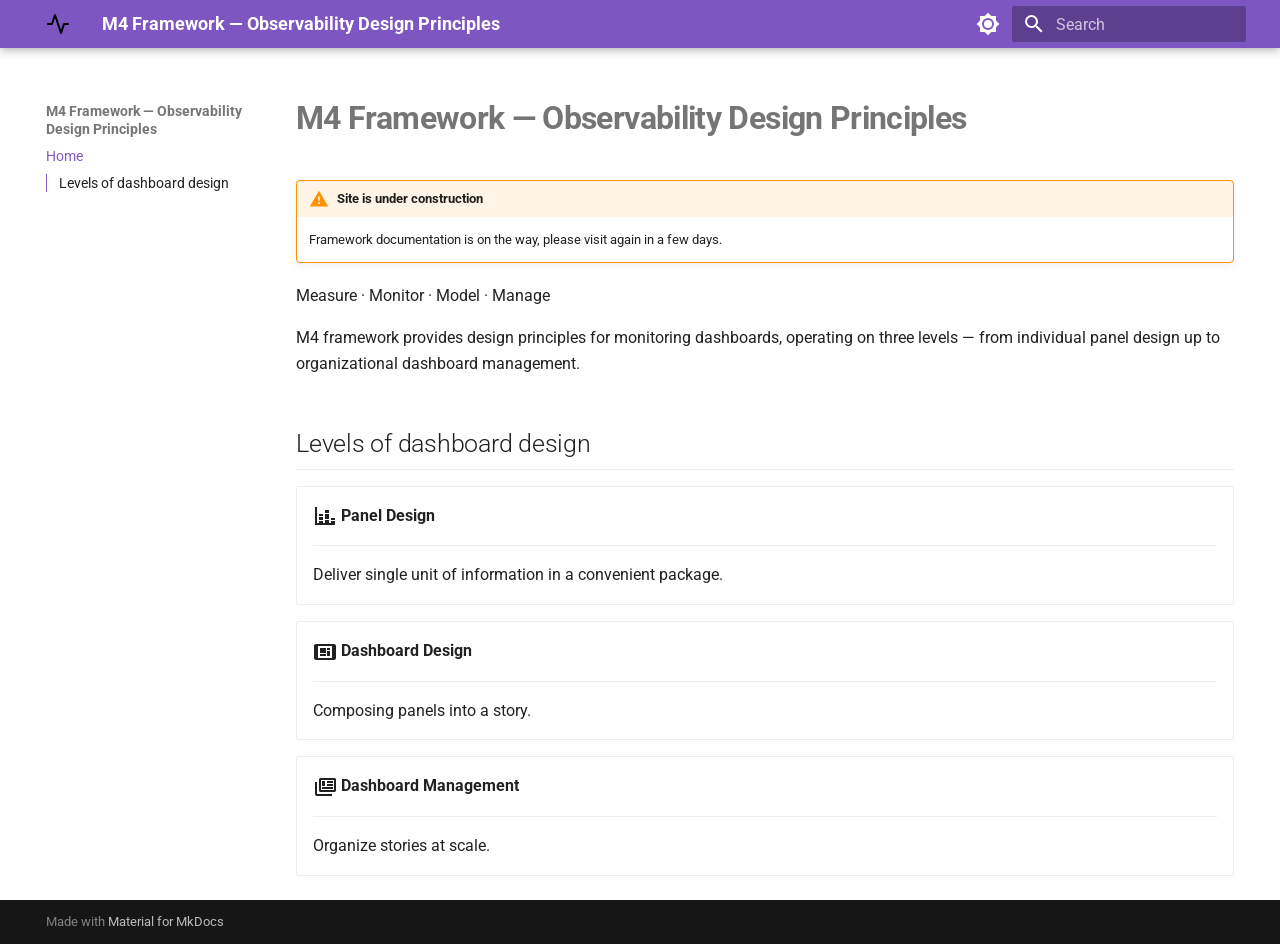
<file: index.html>
<!doctype html>
<html lang="en" class="no-js">
  <head>
    
      <meta charset="utf-8">
      <meta name="viewport" content="width=device-width,initial-scale=1">
      
        <meta name="description" content="Design principles for building clear, actionable monitoring dashboards">
      
      
      
      
      
      
        
      
      
      <link rel="icon" href="assets/images/favicon.png">
      <meta name="generator" content="mkdocs-1.6.1, mkdocs-material-9.7.6">
    
    
      
        <title>M4 Framework — Observability Design Principles</title>
      
    
    
      <link rel="stylesheet" href="assets/stylesheets/main.484c7ddc.min.css">
      
        
        <link rel="stylesheet" href="assets/stylesheets/palette.ab4e12ef.min.css">
      
      


    
    
      
    
    
      
        
        
        <link rel="preconnect" href="https://fonts.gstatic.com" crossorigin>
        <link rel="stylesheet" href="https://fonts.googleapis.com/css?family=Roboto:300,300i,400,400i,700,700i%7CRoboto+Mono:400,400i,700,700i&display=fallback">
        <style>:root{--md-text-font:"Roboto";--md-code-font:"Roboto Mono"}</style>
      
    
    
      <link rel="stylesheet" href="stylesheets/extra.css">
    
    <script>__md_scope=new URL(".",location),__md_hash=e=>[...e].reduce(((e,_)=>(e<<5)-e+_.charCodeAt(0)),0),__md_get=(e,_=localStorage,t=__md_scope)=>JSON.parse(_.getItem(t.pathname+"."+e)),__md_set=(e,_,t=localStorage,a=__md_scope)=>{try{t.setItem(a.pathname+"."+e,JSON.stringify(_))}catch(e){}}</script>
    
      

    
    
  </head>
  
  
    
    
      
    
    
    
    
    <body dir="ltr" data-md-color-scheme="default" data-md-color-primary="deep-purple" data-md-color-accent="amber">
  
    
    <input class="md-toggle" data-md-toggle="drawer" type="checkbox" id="__drawer" autocomplete="off">
    <input class="md-toggle" data-md-toggle="search" type="checkbox" id="__search" autocomplete="off">
    <label class="md-overlay" for="__drawer"></label>
    <div data-md-component="skip">
      
        
        <a href="#m4-framework-observability-design-principles" class="md-skip">
          Skip to content
        </a>
      
    </div>
    <div data-md-component="announce">
      
    </div>
    
    
      

  

<header class="md-header md-header--shadow" data-md-component="header">
  <nav class="md-header__inner md-grid" aria-label="Header">
    <a href="." title="M4 Framework — Observability Design Principles" class="md-header__button md-logo" aria-label="M4 Framework — Observability Design Principles" data-md-component="logo">
      
  <img src="assets/logo.svg" alt="logo">

    </a>
    <label class="md-header__button md-icon" for="__drawer">
      
      <svg xmlns="http://www.w3.org/2000/svg" viewBox="0 0 24 24"><path d="M3 6h18v2H3zm0 5h18v2H3zm0 5h18v2H3z"/></svg>
    </label>
    <div class="md-header__title" data-md-component="header-title">
      <div class="md-header__ellipsis">
        <div class="md-header__topic">
          <span class="md-ellipsis">
            M4 Framework — Observability Design Principles
          </span>
        </div>
        <div class="md-header__topic" data-md-component="header-topic">
          <span class="md-ellipsis">
            
              Home
            
          </span>
        </div>
      </div>
    </div>
    
      
        <form class="md-header__option" data-md-component="palette">
  
    
    
    
    <input class="md-option" data-md-color-media="" data-md-color-scheme="default" data-md-color-primary="deep-purple" data-md-color-accent="amber"  aria-label="Switch to dark mode"  type="radio" name="__palette" id="__palette_0">
    
      <label class="md-header__button md-icon" title="Switch to dark mode" for="__palette_1" hidden>
        <svg xmlns="http://www.w3.org/2000/svg" viewBox="0 0 24 24"><path d="M12 8a4 4 0 0 0-4 4 4 4 0 0 0 4 4 4 4 0 0 0 4-4 4 4 0 0 0-4-4m0 10a6 6 0 0 1-6-6 6 6 0 0 1 6-6 6 6 0 0 1 6 6 6 6 0 0 1-6 6m8-9.31V4h-4.69L12 .69 8.69 4H4v4.69L.69 12 4 15.31V20h4.69L12 23.31 15.31 20H20v-4.69L23.31 12z"/></svg>
      </label>
    
  
    
    
    
    <input class="md-option" data-md-color-media="" data-md-color-scheme="slate" data-md-color-primary="deep-purple" data-md-color-accent="amber"  aria-label="Switch to light mode"  type="radio" name="__palette" id="__palette_1">
    
      <label class="md-header__button md-icon" title="Switch to light mode" for="__palette_0" hidden>
        <svg xmlns="http://www.w3.org/2000/svg" viewBox="0 0 24 24"><path d="M12 18c-.89 0-1.74-.2-2.5-.55C11.56 16.5 13 14.42 13 12s-1.44-4.5-3.5-5.45C10.26 6.2 11.11 6 12 6a6 6 0 0 1 6 6 6 6 0 0 1-6 6m8-9.31V4h-4.69L12 .69 8.69 4H4v4.69L.69 12 4 15.31V20h4.69L12 23.31 15.31 20H20v-4.69L23.31 12z"/></svg>
      </label>
    
  
</form>
      
    
    
      <script>var palette=__md_get("__palette");if(palette&&palette.color){if("(prefers-color-scheme)"===palette.color.media){var media=matchMedia("(prefers-color-scheme: light)"),input=document.querySelector(media.matches?"[data-md-color-media='(prefers-color-scheme: light)']":"[data-md-color-media='(prefers-color-scheme: dark)']");palette.color.media=input.getAttribute("data-md-color-media"),palette.color.scheme=input.getAttribute("data-md-color-scheme"),palette.color.primary=input.getAttribute("data-md-color-primary"),palette.color.accent=input.getAttribute("data-md-color-accent")}for(var[key,value]of Object.entries(palette.color))document.body.setAttribute("data-md-color-"+key,value)}</script>
    
    
    
      
      
        <label class="md-header__button md-icon" for="__search">
          
          <svg xmlns="http://www.w3.org/2000/svg" viewBox="0 0 24 24"><path d="M9.5 3A6.5 6.5 0 0 1 16 9.5c0 1.61-.59 3.09-1.56 4.23l.27.27h.79l5 5-1.5 1.5-5-5v-.79l-.27-.27A6.52 6.52 0 0 1 9.5 16 6.5 6.5 0 0 1 3 9.5 6.5 6.5 0 0 1 9.5 3m0 2C7 5 5 7 5 9.5S7 14 9.5 14 14 12 14 9.5 12 5 9.5 5"/></svg>
        </label>
        <div class="md-search" data-md-component="search" role="dialog">
  <label class="md-search__overlay" for="__search"></label>
  <div class="md-search__inner" role="search">
    <form class="md-search__form" name="search">
      <input type="text" class="md-search__input" name="query" aria-label="Search" placeholder="Search" autocapitalize="off" autocorrect="off" autocomplete="off" spellcheck="false" data-md-component="search-query" required>
      <label class="md-search__icon md-icon" for="__search">
        
        <svg xmlns="http://www.w3.org/2000/svg" viewBox="0 0 24 24"><path d="M9.5 3A6.5 6.5 0 0 1 16 9.5c0 1.61-.59 3.09-1.56 4.23l.27.27h.79l5 5-1.5 1.5-5-5v-.79l-.27-.27A6.52 6.52 0 0 1 9.5 16 6.5 6.5 0 0 1 3 9.5 6.5 6.5 0 0 1 9.5 3m0 2C7 5 5 7 5 9.5S7 14 9.5 14 14 12 14 9.5 12 5 9.5 5"/></svg>
        
        <svg xmlns="http://www.w3.org/2000/svg" viewBox="0 0 24 24"><path d="M20 11v2H8l5.5 5.5-1.42 1.42L4.16 12l7.92-7.92L13.5 5.5 8 11z"/></svg>
      </label>
      <nav class="md-search__options" aria-label="Search">
        
        <button type="reset" class="md-search__icon md-icon" title="Clear" aria-label="Clear" tabindex="-1">
          
          <svg xmlns="http://www.w3.org/2000/svg" viewBox="0 0 24 24"><path d="M19 6.41 17.59 5 12 10.59 6.41 5 5 6.41 10.59 12 5 17.59 6.41 19 12 13.41 17.59 19 19 17.59 13.41 12z"/></svg>
        </button>
      </nav>
      
        <div class="md-search__suggest" data-md-component="search-suggest"></div>
      
    </form>
    <div class="md-search__output">
      <div class="md-search__scrollwrap" tabindex="0" data-md-scrollfix>
        <div class="md-search-result" data-md-component="search-result">
          <div class="md-search-result__meta">
            Initializing search
          </div>
          <ol class="md-search-result__list" role="presentation"></ol>
        </div>
      </div>
    </div>
  </div>
</div>
      
    
    
  </nav>
  
</header>
    
    <div class="md-container" data-md-component="container">
      
      
        
          
        
      
      <main class="md-main" data-md-component="main">
        <div class="md-main__inner md-grid">
          
            
              
              <div class="md-sidebar md-sidebar--primary" data-md-component="sidebar" data-md-type="navigation" >
                <div class="md-sidebar__scrollwrap">
                  <div class="md-sidebar__inner">
                    



  

<nav class="md-nav md-nav--primary md-nav--integrated" aria-label="Navigation" data-md-level="0">
  <label class="md-nav__title" for="__drawer">
    <a href="." title="M4 Framework — Observability Design Principles" class="md-nav__button md-logo" aria-label="M4 Framework — Observability Design Principles" data-md-component="logo">
      
  <img src="assets/logo.svg" alt="logo">

    </a>
    M4 Framework — Observability Design Principles
  </label>
  
  <ul class="md-nav__list" data-md-scrollfix>
    
      
      
  
  
    
  
  
  
    <li class="md-nav__item md-nav__item--active">
      
      <input class="md-nav__toggle md-toggle" type="checkbox" id="__toc">
      
      
        
      
      
        <label class="md-nav__link md-nav__link--active" for="__toc">
          
  
  
  <span class="md-ellipsis">
    
  
    Home
  

    
  </span>
  
  

          <span class="md-nav__icon md-icon"></span>
        </label>
      
      <a href="." class="md-nav__link md-nav__link--active">
        
  
  
  <span class="md-ellipsis">
    
  
    Home
  

    
  </span>
  
  

      </a>
      
        

<nav class="md-nav md-nav--secondary" aria-label="Table of contents">
  
  
  
    
  
  
    <label class="md-nav__title" for="__toc">
      <span class="md-nav__icon md-icon"></span>
      Table of contents
    </label>
    <ul class="md-nav__list" data-md-component="toc" data-md-scrollfix>
      
        <li class="md-nav__item">
  <a href="#levels-of-dashboard-design" class="md-nav__link">
    <span class="md-ellipsis">
      
        Levels of dashboard design
      
    </span>
  </a>
  
</li>
      
    </ul>
  
</nav>
      
    </li>
  

    
  </ul>
</nav>
                  </div>
                </div>
              </div>
            
            
          
          
            <div class="md-content" data-md-component="content">
              
              <article class="md-content__inner md-typeset">
                
                  



<h1 id="m4-framework-observability-design-principles">M4 Framework — Observability Design Principles<a class="headerlink" href="#m4-framework-observability-design-principles" title="Permanent link">&para;</a></h1>
<div class="admonition warning">
<p class="admonition-title">Site is under construction</p>
<p>Framework documentation is on the way, please visit again in a few days.</p>
</div>
<p>Measure · Monitor · Model · Manage</p>
<p>M4 framework provides design principles for monitoring dashboards, operating on three levels — from individual panel design up to organizational dashboard management.</p>
<h2 id="levels-of-dashboard-design">Levels of dashboard design<a class="headerlink" href="#levels-of-dashboard-design" title="Permanent link">&para;</a></h2>
<div class="grid cards">
<ul>
<li>
<p><span class="twemoji lg middle"><svg xmlns="http://www.w3.org/2000/svg" viewBox="0 0 24 24"><path d="M22 21H2V3h2v16h2v-2h4v2h2v-3h4v3h2v-2h4zm-4-7h4v2h-4zm-6-8h4v3h-4zm4 9h-4v-5h4zM6 10h4v2H6zm4 6H6v-3h4z"/></svg></span> <strong>Panel Design</strong></p>
<hr />
<p>Deliver single unit of information in a convenient package.</p>
</li>
</ul>
</div>
<div class="grid cards">
<ul>
<li>
<p><span class="twemoji lg middle"><svg xmlns="http://www.w3.org/2000/svg" viewBox="0 0 24 24"><path d="M19 18H5V6h14m2-2H3c-1.11 0-2 .89-2 2v12a2 2 0 0 0 2 2h18a2 2 0 0 0 2-2V6a2 2 0 0 0-2-2M7 8h6v5H7zm7 0h3v2h-3zm3 3v5h-3v-5zM7 14h6v2H7z"/></svg></span> <strong>Dashboard Design</strong></p>
<hr />
<p>Composing panels into a story.</p>
</li>
</ul>
</div>
<div class="grid cards">
<ul>
<li>
<p><span class="twemoji lg middle"><svg xmlns="http://www.w3.org/2000/svg" viewBox="0 0 24 24"><path d="M4 7v12h15v2H4c-2 0-2-2-2-2V7zm17-2v10H8V5zm.3-2H7.7C6.76 3 6 3.7 6 4.55v10.9c0 .86.76 1.55 1.7 1.55h13.6c.94 0 1.7-.69 1.7-1.55V4.55C23 3.7 22.24 3 21.3 3M9 6h3v5H9zm11 8H9v-2h11zm0-6h-6V6h6zm0 3h-6V9h6z"/></svg></span> <strong>Dashboard Management</strong></p>
<hr />
<p>Organize stories at scale.</p>
</li>
</ul>
</div>












                
              </article>
            </div>
          
          
<script>var target=document.getElementById(location.hash.slice(1));target&&target.name&&(target.checked=target.name.startsWith("__tabbed_"))</script>
        </div>
        
          <button type="button" class="md-top md-icon" data-md-component="top" hidden>
  
  <svg xmlns="http://www.w3.org/2000/svg" viewBox="0 0 24 24"><path d="M13 20h-2V8l-5.5 5.5-1.42-1.42L12 4.16l7.92 7.92-1.42 1.42L13 8z"/></svg>
  Back to top
</button>
        
      </main>
      
        <footer class="md-footer">
  
    
  
  <div class="md-footer-meta md-typeset">
    <div class="md-footer-meta__inner md-grid">
      <div class="md-copyright">
  
  
    Made with
    <a href="https://squidfunk.github.io/mkdocs-material/" target="_blank" rel="noopener">
      Material for MkDocs
    </a>
  
</div>
      
    </div>
  </div>
</footer>
      
    </div>
    <div class="md-dialog" data-md-component="dialog">
      <div class="md-dialog__inner md-typeset"></div>
    </div>
    
    
    
      
      
      <script id="__config" type="application/json">{"annotate": null, "base": ".", "features": ["navigation.sections", "navigation.top", "navigation.footer", "content.code.copy", "search.highlight", "search.suggest", "toc.integrate"], "search": "assets/javascripts/workers/search.2c215733.min.js", "tags": null, "translations": {"clipboard.copied": "Copied to clipboard", "clipboard.copy": "Copy to clipboard", "search.result.more.one": "1 more on this page", "search.result.more.other": "# more on this page", "search.result.none": "No matching documents", "search.result.one": "1 matching document", "search.result.other": "# matching documents", "search.result.placeholder": "Type to start searching", "search.result.term.missing": "Missing", "select.version": "Select version"}, "version": null}</script>
    
    
      <script src="assets/javascripts/bundle.79ae519e.min.js"></script>
      
    
  </body>
</html>
</file>
<file: stylesheets/extra.css>
.mermaid {
  text-align: center;
}

.md-typeset h1 {
  font-weight: 700;
  letter-spacing: -0.02em;
}

.md-typeset h2 {
  margin-top: 2em;
  padding-bottom: 0.3em;
  border-bottom: 1px solid var(--md-default-fg-color--lightest);
}

.md-typeset table:not([class]) {
  border-radius: 4px;
  overflow: hidden;
  box-shadow: 0 1px 3px rgba(0, 0, 0, 0.08);
}
</file>
<file: assets/stylesheets/main.484c7ddc.min.css>
@charset "UTF-8";html{-webkit-text-size-adjust:none;-moz-text-size-adjust:none;text-size-adjust:none;box-sizing:border-box}*,:after,:before{box-sizing:inherit}@media (prefers-reduced-motion){*,:after,:before{transition:none!important}}body{margin:0}a,button,input,label{-webkit-tap-highlight-color:transparent}a{color:inherit;text-decoration:none}hr{border:0;box-sizing:initial;display:block;height:.05rem;overflow:visible;padding:0}small{font-size:80%}sub,sup{line-height:1em}img{border-style:none}table{border-collapse:initial;border-spacing:0}td,th{font-weight:400;vertical-align:top}button{background:#0000;border:0;font-family:inherit;font-size:inherit;margin:0;padding:0}input{border:0;outline:none}:root{--md-primary-fg-color:#4051b5;--md-primary-fg-color--light:#5d6cc0;--md-primary-fg-color--dark:#303fa1;--md-primary-bg-color:#fff;--md-primary-bg-color--light:#ffffffb3;--md-accent-fg-color:#526cfe;--md-accent-fg-color--transparent:#526cfe1a;--md-accent-bg-color:#fff;--md-accent-bg-color--light:#ffffffb3}[data-md-color-scheme=default]{color-scheme:light}[data-md-color-scheme=default] img[src$="#gh-dark-mode-only"],[data-md-color-scheme=default] img[src$="#only-dark"]{display:none}:root,[data-md-color-scheme=default]{--md-hue:225deg;--md-default-fg-color:#000000de;--md-default-fg-color--light:#0000008a;--md-default-fg-color--lighter:#00000052;--md-default-fg-color--lightest:#00000012;--md-default-bg-color:#fff;--md-default-bg-color--light:#ffffffb3;--md-default-bg-color--lighter:#ffffff4d;--md-default-bg-color--lightest:#ffffff1f;--md-code-fg-color:#36464e;--md-code-bg-color:#f5f5f5;--md-code-bg-color--light:#f5f5f5b3;--md-code-bg-color--lighter:#f5f5f54d;--md-code-hl-color:#4287ff;--md-code-hl-color--light:#4287ff1a;--md-code-hl-number-color:#d52a2a;--md-code-hl-special-color:#db1457;--md-code-hl-function-color:#a846b9;--md-code-hl-constant-color:#6e59d9;--md-code-hl-keyword-color:#3f6ec6;--md-code-hl-string-color:#1c7d4d;--md-code-hl-name-color:var(--md-code-fg-color);--md-code-hl-operator-color:var(--md-default-fg-color--light);--md-code-hl-punctuation-color:var(--md-default-fg-color--light);--md-code-hl-comment-color:var(--md-default-fg-color--light);--md-code-hl-generic-color:var(--md-default-fg-color--light);--md-code-hl-variable-color:var(--md-default-fg-color--light);--md-typeset-color:var(--md-default-fg-color);--md-typeset-a-color:var(--md-primary-fg-color);--md-typeset-del-color:#f5503d26;--md-typeset-ins-color:#0bd57026;--md-typeset-kbd-color:#fafafa;--md-typeset-kbd-accent-color:#fff;--md-typeset-kbd-border-color:#b8b8b8;--md-typeset-mark-color:#ffff0080;--md-typeset-table-color:#0000001f;--md-typeset-table-color--light:rgba(0,0,0,.035);--md-admonition-fg-color:var(--md-default-fg-color);--md-admonition-bg-color:var(--md-default-bg-color);--md-warning-fg-color:#000000de;--md-warning-bg-color:#ff9;--md-footer-fg-color:#fff;--md-footer-fg-color--light:#ffffffb3;--md-footer-fg-color--lighter:#ffffff73;--md-footer-bg-color:#000000de;--md-footer-bg-color--dark:#00000052;--md-shadow-z1:0 0.2rem 0.5rem #0000000d,0 0 0.05rem #0000001a;--md-shadow-z2:0 0.2rem 0.5rem #0000001a,0 0 0.05rem #00000040;--md-shadow-z3:0 0.2rem 0.5rem #0003,0 0 0.05rem #00000059}.md-icon svg{fill:currentcolor;display:block;height:1.2rem;width:1.2rem}body{-webkit-font-smoothing:antialiased;-moz-osx-font-smoothing:grayscale;--md-text-font-family:var(--md-text-font,_),-apple-system,BlinkMacSystemFont,Helvetica,Arial,sans-serif;--md-code-font-family:var(--md-code-font,_),SFMono-Regular,Consolas,Menlo,monospace}aside,body,input{font-feature-settings:"kern","liga";color:var(--md-typeset-color);font-family:var(--md-text-font-family)}code,kbd,pre{font-feature-settings:"kern";font-family:var(--md-code-font-family)}:root{--md-typeset-table-sort-icon:url('data:image/svg+xml;charset=utf-8,<svg xmlns="http://www.w3.org/2000/svg" viewBox="0 0 24 24"><path d="m18 21-4-4h3V7h-3l4-4 4 4h-3v10h3M2 19v-2h10v2M2 13v-2h7v2M2 7V5h4v2z"/></svg>');--md-typeset-table-sort-icon--asc:url('data:image/svg+xml;charset=utf-8,<svg xmlns="http://www.w3.org/2000/svg" viewBox="0 0 24 24"><path d="M19 17h3l-4 4-4-4h3V3h2M2 17h10v2H2M6 5v2H2V5m0 6h7v2H2z"/></svg>');--md-typeset-table-sort-icon--desc:url('data:image/svg+xml;charset=utf-8,<svg xmlns="http://www.w3.org/2000/svg" viewBox="0 0 24 24"><path d="M19 7h3l-4-4-4 4h3v14h2M2 17h10v2H2M6 5v2H2V5m0 6h7v2H2z"/></svg>')}.md-typeset{-webkit-print-color-adjust:exact;color-adjust:exact;font-size:.8rem;line-height:1.6;overflow-wrap:break-word}@media print{.md-typeset{font-size:.68rem}}.md-typeset blockquote,.md-typeset dl,.md-typeset figure,.md-typeset ol,.md-typeset pre,.md-typeset ul{margin-bottom:1em;margin-top:1em}.md-typeset h1{color:var(--md-default-fg-color--light);font-size:2em;line-height:1.3;margin:0 0 1.25em}.md-typeset h1,.md-typeset h2{font-weight:300;letter-spacing:-.01em}.md-typeset h2{font-size:1.5625em;line-height:1.4;margin:1.6em 0 .64em}.md-typeset h3{font-size:1.25em;font-weight:400;letter-spacing:-.01em;line-height:1.5;margin:1.6em 0 .8em}.md-typeset h2+h3{margin-top:.8em}.md-typeset h4{font-weight:700;letter-spacing:-.01em;margin:1em 0}.md-typeset h5,.md-typeset h6{color:var(--md-default-fg-color--light);font-size:.8em;font-weight:700;letter-spacing:-.01em;margin:1.25em 0}.md-typeset h5{text-transform:uppercase}.md-typeset h5 code{text-transform:none}.md-typeset hr{border-bottom:.05rem solid var(--md-default-fg-color--lightest);display:flow-root;margin:1.5em 0}.md-typeset a{color:var(--md-typeset-a-color);word-break:break-word}.md-typeset a,.md-typeset a:before{transition:color 125ms}.md-typeset a:focus,.md-typeset a:hover{color:var(--md-accent-fg-color)}.md-typeset a:focus code,.md-typeset a:hover code{background-color:var(--md-accent-fg-color--transparent);color:var(--md-accent-fg-color)}.md-typeset a code{color:var(--md-typeset-a-color)}.md-typeset a.focus-visible{outline-color:var(--md-accent-fg-color);outline-offset:.2rem}.md-typeset code,.md-typeset kbd,.md-typeset pre{color:var(--md-code-fg-color);direction:ltr;font-variant-ligatures:none;transition:background-color 125ms}@media print{.md-typeset code,.md-typeset kbd,.md-typeset pre{white-space:pre-wrap}}.md-typeset code{background-color:var(--md-code-bg-color);border-radius:.1rem;-webkit-box-decoration-break:clone;box-decoration-break:clone;font-size:.85em;padding:0 .2941176471em;transition:color 125ms,background-color 125ms;word-break:break-word}.md-typeset code:not(.focus-visible){-webkit-tap-highlight-color:transparent;outline:none}.md-typeset pre{display:flow-root;line-height:1.4;position:relative}.md-typeset pre>code{-webkit-box-decoration-break:slice;box-decoration-break:slice;box-shadow:none;display:block;margin:0;outline-color:var(--md-accent-fg-color);overflow:auto;padding:.7720588235em 1.1764705882em;scrollbar-color:var(--md-default-fg-color--lighter) #0000;scrollbar-width:thin;touch-action:auto;word-break:normal}.md-typeset pre>code:hover{scrollbar-color:var(--md-accent-fg-color) #0000}.md-typeset pre>code::-webkit-scrollbar{height:.2rem;width:.2rem}.md-typeset pre>code::-webkit-scrollbar-thumb{background-color:var(--md-default-fg-color--lighter)}.md-typeset pre>code::-webkit-scrollbar-thumb:hover{background-color:var(--md-accent-fg-color)}.md-typeset kbd{background-color:var(--md-typeset-kbd-color);border-radius:.1rem;box-shadow:0 .1rem 0 .05rem var(--md-typeset-kbd-border-color),0 .1rem 0 var(--md-typeset-kbd-border-color),0 -.1rem .2rem var(--md-typeset-kbd-accent-color) inset;color:var(--md-default-fg-color);display:inline-block;font-size:.75em;padding:0 .6666666667em;vertical-align:text-top;word-break:break-word}.md-typeset mark{background-color:var(--md-typeset-mark-color);-webkit-box-decoration-break:clone;box-decoration-break:clone;color:inherit;word-break:break-word}.md-typeset abbr{cursor:help;text-decoration:none}.md-typeset [data-preview],.md-typeset abbr{border-bottom:.05rem dotted var(--md-default-fg-color--light)}.md-typeset small{opacity:.75}[dir=ltr] .md-typeset sub,[dir=ltr] .md-typeset sup{margin-left:.078125em}[dir=rtl] .md-typeset sub,[dir=rtl] .md-typeset sup{margin-right:.078125em}[dir=ltr] .md-typeset blockquote{padding-left:.6rem}[dir=rtl] .md-typeset blockquote{padding-right:.6rem}[dir=ltr] .md-typeset blockquote{border-left:.2rem solid var(--md-default-fg-color--lighter)}[dir=rtl] .md-typeset blockquote{border-right:.2rem solid var(--md-default-fg-color--lighter)}.md-typeset blockquote{color:var(--md-default-fg-color--light);margin-left:0;margin-right:0}.md-typeset ul{list-style-type:disc}.md-typeset ul[type]{list-style-type:revert-layer}[dir=ltr] .md-typeset ol,[dir=ltr] .md-typeset ul{margin-left:.625em}[dir=rtl] .md-typeset ol,[dir=rtl] .md-typeset ul{margin-right:.625em}.md-typeset ol,.md-typeset ul{padding:0}.md-typeset ol:not([hidden]),.md-typeset ul:not([hidden]){display:flow-root}.md-typeset ol ol,.md-typeset ul ol{list-style-type:lower-alpha}.md-typeset ol ol ol,.md-typeset ul ol ol{list-style-type:lower-roman}.md-typeset ol ol ol ol,.md-typeset ul ol ol ol{list-style-type:upper-alpha}.md-typeset ol ol ol ol ol,.md-typeset ul ol ol ol ol{list-style-type:upper-roman}.md-typeset ol[type],.md-typeset ul[type]{list-style-type:revert-layer}[dir=ltr] .md-typeset ol li,[dir=ltr] .md-typeset ul li{margin-left:1.25em}[dir=rtl] .md-typeset ol li,[dir=rtl] .md-typeset ul li{margin-right:1.25em}.md-typeset ol li,.md-typeset ul li{margin-bottom:.5em}.md-typeset ol li blockquote,.md-typeset ol li p,.md-typeset ul li blockquote,.md-typeset ul li p{margin:.5em 0}.md-typeset ol li:last-child,.md-typeset ul li:last-child{margin-bottom:0}[dir=ltr] .md-typeset ol li ol,[dir=ltr] .md-typeset ol li ul,[dir=ltr] .md-typeset ul li ol,[dir=ltr] .md-typeset ul li ul{margin-left:.625em}[dir=rtl] .md-typeset ol li ol,[dir=rtl] .md-typeset ol li ul,[dir=rtl] .md-typeset ul li ol,[dir=rtl] .md-typeset ul li ul{margin-right:.625em}.md-typeset ol li ol,.md-typeset ol li ul,.md-typeset ul li ol,.md-typeset ul li ul{margin-bottom:.5em;margin-top:.5em}[dir=ltr] .md-typeset dd{margin-left:1.875em}[dir=rtl] .md-typeset dd{margin-right:1.875em}.md-typeset dd{margin-bottom:1.5em;margin-top:1em}.md-typeset img,.md-typeset svg,.md-typeset video{height:auto;max-width:100%}.md-typeset img[align=left]{margin:1em 1em 1em 0}.md-typeset img[align=right]{margin:1em 0 1em 1em}.md-typeset img[align]:only-child{margin-top:0}.md-typeset figure{display:flow-root;margin:1em auto;max-width:100%;text-align:center;width:fit-content}.md-typeset figure img{display:block;margin:0 auto}.md-typeset figcaption{font-style:italic;margin:1em auto;max-width:24rem}.md-typeset iframe{max-width:100%}.md-typeset table:not([class]){background-color:var(--md-default-bg-color);border:.05rem solid var(--md-typeset-table-color);border-radius:.1rem;display:inline-block;font-size:.64rem;max-width:100%;overflow:auto;touch-action:auto}@media print{.md-typeset table:not([class]){display:table}}.md-typeset table:not([class])+*{margin-top:1.5em}.md-typeset table:not([class]) td>:first-child,.md-typeset table:not([class]) th>:first-child{margin-top:0}.md-typeset table:not([class]) td>:last-child,.md-typeset table:not([class]) th>:last-child{margin-bottom:0}.md-typeset table:not([class]) td:not([align]),.md-typeset table:not([class]) th:not([align]){text-align:left}[dir=rtl] .md-typeset table:not([class]) td:not([align]),[dir=rtl] .md-typeset table:not([class]) th:not([align]){text-align:right}.md-typeset table:not([class]) th{font-weight:700;min-width:5rem;padding:.9375em 1.25em;vertical-align:top}.md-typeset table:not([class]) td{border-top:.05rem solid var(--md-typeset-table-color);padding:.9375em 1.25em;vertical-align:top}.md-typeset table:not([class]) tbody tr{transition:background-color 125ms}.md-typeset table:not([class]) tbody tr:hover{background-color:var(--md-typeset-table-color--light);box-shadow:0 .05rem 0 var(--md-default-bg-color) inset}.md-typeset table:not([class]) a{word-break:normal}.md-typeset table th[role=columnheader]{cursor:pointer}[dir=ltr] .md-typeset table th[role=columnheader]:after{margin-left:.5em}[dir=rtl] .md-typeset table th[role=columnheader]:after{margin-right:.5em}.md-typeset table th[role=columnheader]:after{content:"";display:inline-block;height:1.2em;-webkit-mask-image:var(--md-typeset-table-sort-icon);mask-image:var(--md-typeset-table-sort-icon);-webkit-mask-repeat:no-repeat;mask-repeat:no-repeat;-webkit-mask-size:contain;mask-size:contain;transition:background-color 125ms;vertical-align:text-bottom;width:1.2em}.md-typeset table th[role=columnheader]:hover:after{background-color:var(--md-default-fg-color--lighter)}.md-typeset table th[role=columnheader][aria-sort=ascending]:after{background-color:var(--md-default-fg-color--light);-webkit-mask-image:var(--md-typeset-table-sort-icon--asc);mask-image:var(--md-typeset-table-sort-icon--asc)}.md-typeset table th[role=columnheader][aria-sort=descending]:after{background-color:var(--md-default-fg-color--light);-webkit-mask-image:var(--md-typeset-table-sort-icon--desc);mask-image:var(--md-typeset-table-sort-icon--desc)}.md-typeset__scrollwrap{margin:1em -.8rem;overflow-x:auto;touch-action:auto}.md-typeset__table{display:inline-block;margin-bottom:.5em;padding:0 .8rem}@media print{.md-typeset__table{display:block}}html .md-typeset__table table{display:table;margin:0;overflow:hidden;width:100%}@media screen and (max-width:44.984375em){.md-content__inner>pre{margin:1em -.8rem}.md-content__inner>pre code{border-radius:0}}.md-typeset .md-author{border-radius:100%;display:block;flex-shrink:0;height:1.6rem;overflow:hidden;position:relative;transition:color 125ms,transform 125ms;width:1.6rem}.md-typeset .md-author img{display:block}.md-typeset .md-author--more{background:var(--md-default-fg-color--lightest);color:var(--md-default-fg-color--lighter);font-size:.6rem;font-weight:700;line-height:1.6rem;text-align:center}.md-typeset .md-author--long{height:2.4rem;width:2.4rem}.md-typeset a.md-author{transform:scale(1)}.md-typeset a.md-author img{border-radius:100%;filter:grayscale(100%) opacity(75%);transition:filter 125ms}.md-typeset a.md-author:focus,.md-typeset a.md-author:hover{transform:scale(1.1);z-index:1}.md-typeset a.md-author:focus img,.md-typeset a.md-author:hover img{filter:grayscale(0)}.md-banner{background-color:var(--md-footer-bg-color);color:var(--md-footer-fg-color);overflow:auto}@media print{.md-banner{display:none}}.md-banner--warning{background-color:var(--md-warning-bg-color);color:var(--md-warning-fg-color)}.md-banner__inner{font-size:.7rem;margin:.6rem auto;padding:0 .8rem}[dir=ltr] .md-banner__button{float:right}[dir=rtl] .md-banner__button{float:left}.md-banner__button{color:inherit;cursor:pointer;transition:opacity .25s}.no-js .md-banner__button{display:none}.md-banner__button:hover{opacity:.7}html{font-size:125%;height:100%;overflow-x:hidden}@media screen and (min-width:100em){html{font-size:137.5%}}@media screen and (min-width:125em){html{font-size:150%}}body{background-color:var(--md-default-bg-color);display:flex;flex-direction:column;font-size:.5rem;min-height:100%;position:relative;width:100%}@media print{body{display:block}}@media screen and (max-width:59.984375em){body[data-md-scrolllock]{position:fixed}}.md-grid{margin-left:auto;margin-right:auto;max-width:61rem}.md-container{display:flex;flex-direction:column;flex-grow:1}@media print{.md-container{display:block}}.md-main{flex-grow:1}.md-main__inner{display:flex;height:100%;margin-top:1.5rem}.md-ellipsis{overflow:hidden;text-overflow:ellipsis}.md-toggle{display:none}.md-option{height:0;opacity:0;position:absolute;width:0}.md-option:checked+label:not([hidden]){display:block}.md-option.focus-visible+label{outline-color:var(--md-accent-fg-color);outline-style:auto}.md-skip{background-color:var(--md-default-fg-color);border-radius:.1rem;color:var(--md-default-bg-color);font-size:.64rem;margin:.5rem;opacity:0;outline-color:var(--md-accent-fg-color);padding:.3rem .5rem;position:fixed;transform:translateY(.4rem);z-index:-1}.md-skip:focus{opacity:1;transform:translateY(0);transition:transform .25s cubic-bezier(.4,0,.2,1),opacity 175ms 75ms;z-index:10}@page{margin:25mm}:root{--md-clipboard-icon:url('data:image/svg+xml;charset=utf-8,<svg xmlns="http://www.w3.org/2000/svg" viewBox="0 0 24 24"><path d="M19 21H8V7h11m0-2H8a2 2 0 0 0-2 2v14a2 2 0 0 0 2 2h11a2 2 0 0 0 2-2V7a2 2 0 0 0-2-2m-3-4H4a2 2 0 0 0-2 2v14h2V3h12z"/></svg>')}.md-clipboard{border-radius:.1rem;color:var(--md-default-fg-color--lightest);cursor:pointer;height:1.5em;outline-color:var(--md-accent-fg-color);outline-offset:.1rem;transition:color .25s;width:1.5em;z-index:1}@media print{.md-clipboard{display:none}}.md-clipboard:not(.focus-visible){-webkit-tap-highlight-color:transparent;outline:none}:hover>.md-clipboard{color:var(--md-default-fg-color--light)}.md-clipboard:focus,.md-clipboard:hover{color:var(--md-accent-fg-color)}.md-clipboard:after{background-color:currentcolor;content:"";display:block;height:1.125em;margin:0 auto;-webkit-mask-image:var(--md-clipboard-icon);mask-image:var(--md-clipboard-icon);-webkit-mask-position:center;mask-position:center;-webkit-mask-repeat:no-repeat;mask-repeat:no-repeat;-webkit-mask-size:contain;mask-size:contain;width:1.125em}.md-clipboard--inline{cursor:pointer}.md-clipboard--inline code{transition:color .25s,background-color .25s}.md-clipboard--inline:focus code,.md-clipboard--inline:hover code{background-color:var(--md-accent-fg-color--transparent);color:var(--md-accent-fg-color)}:root{--md-code-select-icon:url('data:image/svg+xml;charset=utf-8,<svg xmlns="http://www.w3.org/2000/svg" viewBox="0 0 24 24"><path d="M19 19h-4v2h4c1.1 0 2-.9 2-2v-4h-2m0-12h-4v2h4v4h2V5c0-1.1-.9-2-2-2M5 5h4V3H5c-1.1 0-2 .9-2 2v4h2m0 6H3v4c0 1.1.9 2 2 2h4v-2H5zm2-4h2v2H7zm4 0h2v2h-2zm4 0h2v2h-2zM7 7h2v2H7zm4 0h2v2h-2zm4 0h2v2h-2zm-8 8h2v2H7zm4 0h2v2h-2zm4 0h2v2h-2z"/></svg>');--md-code-copy-icon:url('data:image/svg+xml;charset=utf-8,<svg xmlns="http://www.w3.org/2000/svg" viewBox="0 0 24 24"><path d="M19 21H8V7h11m0-2H8a2 2 0 0 0-2 2v14a2 2 0 0 0 2 2h11a2 2 0 0 0 2-2V7a2 2 0 0 0-2-2m-3-4H4a2 2 0 0 0-2 2v14h2V3h12z"/></svg>')}.md-typeset .md-code__content{display:grid}.md-code__nav{background-color:var(--md-code-bg-color--lighter);border-radius:.1rem;display:flex;gap:.2rem;padding:.2rem;position:absolute;right:.25em;top:.25em;transition:background-color .25s;z-index:1}:hover>.md-code__nav{background-color:var(--md-code-bg-color--light)}.md-code__button{color:var(--md-default-fg-color--lightest);cursor:pointer;display:block;height:1.5em;outline-color:var(--md-accent-fg-color);outline-offset:.1rem;transition:color .25s;width:1.5em}:hover>*>.md-code__button{color:var(--md-default-fg-color--light)}.md-code__button.focus-visible,.md-code__button:hover{color:var(--md-accent-fg-color)}.md-code__button--active{color:var(--md-default-fg-color)!important}.md-code__button:after{background-color:currentcolor;content:"";display:block;height:1.125em;margin:0 auto;-webkit-mask-position:center;mask-position:center;-webkit-mask-repeat:no-repeat;mask-repeat:no-repeat;-webkit-mask-size:contain;mask-size:contain;width:1.125em}.md-code__button[data-md-type=select]:after{-webkit-mask-image:var(--md-code-select-icon);mask-image:var(--md-code-select-icon)}.md-code__button[data-md-type=copy]:after{-webkit-mask-image:var(--md-code-copy-icon);mask-image:var(--md-code-copy-icon)}@keyframes consent{0%{opacity:0;transform:translateY(100%)}to{opacity:1;transform:translateY(0)}}@keyframes overlay{0%{opacity:0}to{opacity:1}}.md-consent__overlay{animation:overlay .25s both;-webkit-backdrop-filter:blur(.1rem);backdrop-filter:blur(.1rem);background-color:#0000008a;height:100%;opacity:1;position:fixed;top:0;width:100%;z-index:5}.md-consent__inner{animation:consent .5s cubic-bezier(.1,.7,.1,1) both;background-color:var(--md-default-bg-color);border:0;border-radius:.1rem;bottom:0;box-shadow:0 0 .2rem #0000001a,0 .2rem .4rem #0003;max-height:100%;overflow:auto;padding:0;position:fixed;width:100%;z-index:5}.md-consent__form{padding:.8rem}.md-consent__settings{display:none;margin:1em 0}input:checked+.md-consent__settings{display:block}.md-consent__controls{margin-bottom:.8rem}.md-typeset .md-consent__controls .md-button{display:inline}@media screen and (max-width:44.984375em){.md-typeset .md-consent__controls .md-button{display:block;margin-top:.4rem;text-align:center;width:100%}}.md-consent label{cursor:pointer}.md-content{flex-grow:1;min-width:0}.md-content__inner{margin:0 .8rem 1.2rem;padding-top:.6rem}@media screen and (min-width:76.25em){[dir=ltr] .md-sidebar--primary:not([hidden])~.md-content>.md-content__inner{margin-left:1.2rem}[dir=ltr] .md-sidebar--secondary:not([hidden])~.md-content>.md-content__inner,[dir=rtl] .md-sidebar--primary:not([hidden])~.md-content>.md-content__inner{margin-right:1.2rem}[dir=rtl] .md-sidebar--secondary:not([hidden])~.md-content>.md-content__inner{margin-left:1.2rem}}.md-content__inner:before{content:"";display:block;height:.4rem}.md-content__inner>:last-child{margin-bottom:0}[dir=ltr] .md-content__button{float:right}[dir=rtl] .md-content__button{float:left}[dir=ltr] .md-content__button{margin-left:.4rem}[dir=rtl] .md-content__button{margin-right:.4rem}.md-content__button{margin:.4rem 0;padding:0}@media print{.md-content__button{display:none}}.md-typeset .md-content__button{color:var(--md-default-fg-color--lighter)}.md-content__button svg{display:inline;vertical-align:top}[dir=rtl] .md-content__button svg{transform:scaleX(-1)}[dir=ltr] .md-dialog{right:.8rem}[dir=rtl] .md-dialog{left:.8rem}.md-dialog{background-color:var(--md-default-fg-color);border-radius:.1rem;bottom:.8rem;box-shadow:var(--md-shadow-z3);min-width:11.1rem;opacity:0;padding:.4rem .6rem;pointer-events:none;position:fixed;transform:translateY(100%);transition:transform 0ms .4s,opacity .4s;z-index:4}@media print{.md-dialog{display:none}}.md-dialog--active{opacity:1;pointer-events:auto;transform:translateY(0);transition:transform .4s cubic-bezier(.075,.85,.175,1),opacity .4s}.md-dialog__inner{color:var(--md-default-bg-color);font-size:.7rem}.md-feedback{margin:2em 0 1em;text-align:center}.md-feedback fieldset{border:none;margin:0;padding:0}.md-feedback__title{font-weight:700;margin:1em auto}.md-feedback__inner{position:relative}.md-feedback__list{display:flex;flex-wrap:wrap;place-content:baseline center;position:relative}.md-feedback__list:hover .md-icon:not(:disabled){color:var(--md-default-fg-color--lighter)}:disabled .md-feedback__list{min-height:1.8rem}.md-feedback__icon{color:var(--md-default-fg-color--light);cursor:pointer;flex-shrink:0;margin:0 .1rem;transition:color 125ms}.md-feedback__icon:not(:disabled).md-icon:hover{color:var(--md-accent-fg-color)}.md-feedback__icon:disabled{color:var(--md-default-fg-color--lightest);pointer-events:none}.md-feedback__note{opacity:0;position:relative;transform:translateY(.4rem);transition:transform .4s cubic-bezier(.1,.7,.1,1),opacity .15s}.md-feedback__note>*{margin:0 auto;max-width:16rem}:disabled .md-feedback__note{opacity:1;transform:translateY(0)}@media print{.md-feedback{display:none}}.md-footer{background-color:var(--md-footer-bg-color);color:var(--md-footer-fg-color)}@media print{.md-footer{display:none}}.md-footer__inner{justify-content:space-between;overflow:auto;padding:.2rem}.md-footer__inner:not([hidden]){display:flex}.md-footer__link{align-items:end;display:flex;flex-grow:0.01;margin-bottom:.4rem;margin-top:1rem;max-width:100%;outline-color:var(--md-accent-fg-color);overflow:hidden;transition:opacity .25s}.md-footer__link:focus,.md-footer__link:hover{opacity:.7}[dir=rtl] .md-footer__link svg{transform:scaleX(-1)}@media screen and (max-width:44.984375em){.md-footer__link--prev{flex-shrink:0}.md-footer__link--prev .md-footer__title{display:none}}[dir=ltr] .md-footer__link--next{margin-left:auto}[dir=rtl] .md-footer__link--next{margin-right:auto}.md-footer__link--next{text-align:right}[dir=rtl] .md-footer__link--next{text-align:left}.md-footer__title{flex-grow:1;font-size:.9rem;margin-bottom:.7rem;max-width:calc(100% - 2.4rem);padding:0 1rem;white-space:nowrap}.md-footer__button{margin:.2rem;padding:.4rem}.md-footer__direction{font-size:.64rem;opacity:.7}.md-footer-meta{background-color:var(--md-footer-bg-color--dark)}.md-footer-meta__inner{display:flex;flex-wrap:wrap;justify-content:space-between;padding:.2rem}html .md-footer-meta.md-typeset a{color:var(--md-footer-fg-color--light)}html .md-footer-meta.md-typeset a:focus,html .md-footer-meta.md-typeset a:hover{color:var(--md-footer-fg-color)}.md-copyright{color:var(--md-footer-fg-color--lighter);font-size:.64rem;margin:auto .6rem;padding:.4rem 0;width:100%}@media screen and (min-width:45em){.md-copyright{width:auto}}.md-copyright__highlight{color:var(--md-footer-fg-color--light)}.md-social{display:inline-flex;gap:.2rem;margin:0 .4rem;padding:.2rem 0 .6rem}@media screen and (min-width:45em){.md-social{padding:.6rem 0}}.md-social__link{display:inline-block;height:1.6rem;text-align:center;width:1.6rem}.md-social__link:before{line-height:1.9}.md-social__link svg{fill:currentcolor;max-height:.8rem;vertical-align:-25%}.md-typeset .md-button{border:.1rem solid;border-radius:.1rem;color:var(--md-primary-fg-color);cursor:pointer;display:inline-block;font-weight:700;padding:.625em 2em;transition:color 125ms,background-color 125ms,border-color 125ms}.md-typeset .md-button--primary{background-color:var(--md-primary-fg-color);border-color:var(--md-primary-fg-color);color:var(--md-primary-bg-color)}.md-typeset .md-button:focus,.md-typeset .md-button:hover{background-color:var(--md-accent-fg-color);border-color:var(--md-accent-fg-color);color:var(--md-accent-bg-color)}[dir=ltr] .md-typeset .md-input{border-top-left-radius:.1rem}[dir=ltr] .md-typeset .md-input,[dir=rtl] .md-typeset .md-input{border-top-right-radius:.1rem}[dir=rtl] .md-typeset .md-input{border-top-left-radius:.1rem}.md-typeset .md-input{border-bottom:.1rem solid var(--md-default-fg-color--lighter);box-shadow:var(--md-shadow-z1);font-size:.8rem;height:1.8rem;padding:0 .6rem;transition:border .25s,box-shadow .25s}.md-typeset .md-input:focus,.md-typeset .md-input:hover{border-bottom-color:var(--md-accent-fg-color);box-shadow:var(--md-shadow-z2)}.md-typeset .md-input--stretch{width:100%}.md-header{background-color:var(--md-primary-fg-color);box-shadow:0 0 .2rem #0000,0 .2rem .4rem #0000;color:var(--md-primary-bg-color);display:block;left:0;position:sticky;right:0;top:0;z-index:4}@media print{.md-header{display:none}}.md-header[hidden]{transform:translateY(-100%);transition:transform .25s cubic-bezier(.8,0,.6,1),box-shadow .25s}.md-header--shadow{box-shadow:0 0 .2rem #0000001a,0 .2rem .4rem #0003;transition:transform .25s cubic-bezier(.1,.7,.1,1),box-shadow .25s}.md-header__inner{align-items:center;display:flex;padding:0 .2rem}.md-header__button{color:currentcolor;cursor:pointer;margin:.2rem;outline-color:var(--md-accent-fg-color);padding:.4rem;position:relative;transition:opacity .25s;vertical-align:middle;z-index:1}.md-header__button:hover{opacity:.7}.md-header__button:not([hidden]){display:inline-block}.md-header__button:not(.focus-visible){-webkit-tap-highlight-color:transparent;outline:none}.md-header__button.md-logo{margin:.2rem;padding:.4rem}@media screen and (max-width:76.234375em){.md-header__button.md-logo{display:none}}.md-header__button.md-logo img,.md-header__button.md-logo svg{fill:currentcolor;display:block;height:1.2rem;width:auto}@media screen and (min-width:60em){.md-header__button[for=__search]{display:none}}.no-js .md-header__button[for=__search]{display:none}[dir=rtl] .md-header__button[for=__search] svg{transform:scaleX(-1)}@media screen and (min-width:76.25em){.md-header__button[for=__drawer]{display:none}}.md-header__topic{display:flex;max-width:100%;position:absolute;transition:transform .4s cubic-bezier(.1,.7,.1,1),opacity .15s;white-space:nowrap}.md-header__topic+.md-header__topic{opacity:0;pointer-events:none;transform:translateX(1.25rem);transition:transform .4s cubic-bezier(1,.7,.1,.1),opacity .15s;z-index:-1}[dir=rtl] .md-header__topic+.md-header__topic{transform:translateX(-1.25rem)}.md-header__topic:first-child{font-weight:700}[dir=ltr] .md-header__title{margin-left:1rem;margin-right:.4rem}[dir=rtl] .md-header__title{margin-left:.4rem;margin-right:1rem}.md-header__title{flex-grow:1;font-size:.9rem;height:2.4rem;line-height:2.4rem}.md-header__title--active .md-header__topic{opacity:0;pointer-events:none;transform:translateX(-1.25rem);transition:transform .4s cubic-bezier(1,.7,.1,.1),opacity .15s;z-index:-1}[dir=rtl] .md-header__title--active .md-header__topic{transform:translateX(1.25rem)}.md-header__title--active .md-header__topic+.md-header__topic{opacity:1;pointer-events:auto;transform:translateX(0);transition:transform .4s cubic-bezier(.1,.7,.1,1),opacity .15s;z-index:0}.md-header__title>.md-header__ellipsis{height:100%;position:relative;width:100%}.md-header__option{display:flex;flex-shrink:0;max-width:100%;transition:max-width 0ms .25s,opacity .25s .25s;white-space:nowrap}[data-md-toggle=search]:checked~.md-header .md-header__option{max-width:0;opacity:0;transition:max-width 0ms,opacity 0ms}.md-header__option>input{bottom:0}.md-header__source{display:none}@media screen and (min-width:60em){[dir=ltr] .md-header__source{margin-left:1rem}[dir=rtl] .md-header__source{margin-right:1rem}.md-header__source{display:block;max-width:11.7rem;width:11.7rem}}@media screen and (min-width:76.25em){[dir=ltr] .md-header__source{margin-left:1.4rem}[dir=rtl] .md-header__source{margin-right:1.4rem}}.md-meta{color:var(--md-default-fg-color--light);font-size:.7rem;line-height:1.3}.md-meta__list{display:inline-flex;flex-wrap:wrap;list-style:none;margin:0;padding:0}.md-meta__item:not(:last-child):after{content:"·";margin-left:.2rem;margin-right:.2rem}.md-meta__link{color:var(--md-typeset-a-color)}.md-meta__link:focus,.md-meta__link:hover{color:var(--md-accent-fg-color)}.md-draft{background-color:#ff1744;border-radius:.125em;color:#fff;display:inline-block;font-weight:700;padding-left:.5714285714em;padding-right:.5714285714em}:root{--md-nav-icon--prev:url('data:image/svg+xml;charset=utf-8,<svg xmlns="http://www.w3.org/2000/svg" viewBox="0 0 24 24"><path d="M20 11v2H8l5.5 5.5-1.42 1.42L4.16 12l7.92-7.92L13.5 5.5 8 11z"/></svg>');--md-nav-icon--next:url('data:image/svg+xml;charset=utf-8,<svg xmlns="http://www.w3.org/2000/svg" viewBox="0 0 24 24"><path d="M8.59 16.58 13.17 12 8.59 7.41 10 6l6 6-6 6z"/></svg>');--md-toc-icon:url('data:image/svg+xml;charset=utf-8,<svg xmlns="http://www.w3.org/2000/svg" viewBox="0 0 24 24"><path d="M3 9h14V7H3zm0 4h14v-2H3zm0 4h14v-2H3zm16 0h2v-2h-2zm0-10v2h2V7zm0 6h2v-2h-2z"/></svg>')}.md-nav{font-size:.7rem;line-height:1.3}.md-nav__title{color:var(--md-default-fg-color--light);display:block;font-weight:700;overflow:hidden;padding:0 .6rem;text-overflow:ellipsis}.md-nav__title .md-nav__button{display:none}.md-nav__title .md-nav__button img{height:100%;width:auto}.md-nav__title .md-nav__button.md-logo img,.md-nav__title .md-nav__button.md-logo svg{fill:currentcolor;display:block;height:2.4rem;max-width:100%;object-fit:contain;width:auto}.md-nav__list{list-style:none;margin:0;padding:0}.md-nav__link{align-items:flex-start;display:flex;gap:.4rem;margin-top:.625em;scroll-snap-align:start;transition:color 125ms}.md-nav__link--passed,.md-nav__link--passed code{color:var(--md-default-fg-color--light)}.md-nav__item .md-nav__link--active,.md-nav__item .md-nav__link--active code{color:var(--md-typeset-a-color)}.md-nav__link .md-ellipsis{position:relative}.md-nav__link .md-ellipsis code{word-break:normal}[dir=ltr] .md-nav__link .md-icon:last-child{margin-left:auto}[dir=rtl] .md-nav__link .md-icon:last-child{margin-right:auto}.md-nav__link .md-typeset{font-size:.7rem;line-height:1.3}.md-nav__link svg{fill:currentcolor;flex-shrink:0;height:1.3em;position:relative}.md-nav__link[for]:focus,.md-nav__link[for]:hover,.md-nav__link[href]:focus,.md-nav__link[href]:hover{color:var(--md-accent-fg-color);cursor:pointer}.md-nav__link[for]:focus code,.md-nav__link[for]:hover code,.md-nav__link[href]:focus code,.md-nav__link[href]:hover code{background-color:var(--md-accent-fg-color--transparent);color:var(--md-accent-fg-color)}.md-nav__link.focus-visible{outline-color:var(--md-accent-fg-color);outline-offset:.2rem}.md-nav--primary .md-nav__link[for=__toc]{display:none}.md-nav--primary .md-nav__link[for=__toc] .md-icon:after{background-color:currentcolor;display:block;height:100%;-webkit-mask-image:var(--md-toc-icon);mask-image:var(--md-toc-icon);width:100%}.md-nav--primary .md-nav__link[for=__toc]~.md-nav{display:none}.md-nav__container>.md-nav__link{margin-top:0}.md-nav__container>.md-nav__link:first-child{flex-grow:1;min-width:0}.md-nav__icon{flex-shrink:0}.md-nav__source{display:none}@media screen and (max-width:76.234375em){.md-nav--primary,.md-nav--primary .md-nav{background-color:var(--md-default-bg-color);display:flex;flex-direction:column;height:100%;left:0;position:absolute;right:0;top:0;z-index:1}.md-nav--primary .md-nav__item,.md-nav--primary .md-nav__title{font-size:.8rem;line-height:1.5}.md-nav--primary .md-nav__title{background-color:var(--md-default-fg-color--lightest);color:var(--md-default-fg-color--light);cursor:pointer;height:5.6rem;line-height:2.4rem;padding:3rem .8rem .2rem;position:relative;white-space:nowrap}[dir=ltr] .md-nav--primary .md-nav__title .md-nav__icon{left:.4rem}[dir=rtl] .md-nav--primary .md-nav__title .md-nav__icon{right:.4rem}.md-nav--primary .md-nav__title .md-nav__icon{display:block;height:1.2rem;margin:.2rem;position:absolute;top:.4rem;width:1.2rem}.md-nav--primary .md-nav__title .md-nav__icon:after{background-color:currentcolor;content:"";display:block;height:100%;-webkit-mask-image:var(--md-nav-icon--prev);mask-image:var(--md-nav-icon--prev);-webkit-mask-position:center;mask-position:center;-webkit-mask-repeat:no-repeat;mask-repeat:no-repeat;-webkit-mask-size:contain;mask-size:contain;width:100%}.md-nav--primary .md-nav__title~.md-nav__list{background-color:var(--md-default-bg-color);box-shadow:0 .05rem 0 var(--md-default-fg-color--lightest) inset;overflow-y:auto;scroll-snap-type:y mandatory;touch-action:pan-y}.md-nav--primary .md-nav__title~.md-nav__list>:first-child{border-top:0}.md-nav--primary .md-nav__title[for=__drawer]{background-color:var(--md-primary-fg-color);color:var(--md-primary-bg-color);font-weight:700}.md-nav--primary .md-nav__title .md-logo{display:block;left:.2rem;margin:.2rem;padding:.4rem;position:absolute;right:.2rem;top:.2rem}.md-nav--primary .md-nav__list{flex:1}.md-nav--primary .md-nav__item{border-top:.05rem solid var(--md-default-fg-color--lightest)}.md-nav--primary .md-nav__item--active>.md-nav__link{color:var(--md-typeset-a-color)}.md-nav--primary .md-nav__item--active>.md-nav__link:focus,.md-nav--primary .md-nav__item--active>.md-nav__link:hover{color:var(--md-accent-fg-color)}.md-nav--primary .md-nav__link{margin-top:0;padding:.6rem .8rem}.md-nav--primary .md-nav__link svg{margin-top:.1em}.md-nav--primary .md-nav__link>.md-nav__link{padding:0}[dir=ltr] .md-nav--primary .md-nav__link .md-nav__icon{margin-right:-.2rem}[dir=rtl] .md-nav--primary .md-nav__link .md-nav__icon{margin-left:-.2rem}.md-nav--primary .md-nav__link .md-nav__icon{font-size:1.2rem;height:1.2rem;width:1.2rem}.md-nav--primary .md-nav__link .md-nav__icon:after{background-color:currentcolor;content:"";display:block;height:100%;-webkit-mask-image:var(--md-nav-icon--next);mask-image:var(--md-nav-icon--next);-webkit-mask-position:center;mask-position:center;-webkit-mask-repeat:no-repeat;mask-repeat:no-repeat;-webkit-mask-size:contain;mask-size:contain;width:100%}[dir=rtl] .md-nav--primary .md-nav__icon:after{transform:scale(-1)}.md-nav--primary .md-nav--secondary .md-nav{background-color:initial;position:static}[dir=ltr] .md-nav--primary .md-nav--secondary .md-nav .md-nav__link{padding-left:1.4rem}[dir=rtl] .md-nav--primary .md-nav--secondary .md-nav .md-nav__link{padding-right:1.4rem}[dir=ltr] .md-nav--primary .md-nav--secondary .md-nav .md-nav .md-nav__link{padding-left:2rem}[dir=rtl] .md-nav--primary .md-nav--secondary .md-nav .md-nav .md-nav__link{padding-right:2rem}[dir=ltr] .md-nav--primary .md-nav--secondary .md-nav .md-nav .md-nav .md-nav__link{padding-left:2.6rem}[dir=rtl] .md-nav--primary .md-nav--secondary .md-nav .md-nav .md-nav .md-nav__link{padding-right:2.6rem}[dir=ltr] .md-nav--primary .md-nav--secondary .md-nav .md-nav .md-nav .md-nav .md-nav__link{padding-left:3.2rem}[dir=rtl] .md-nav--primary .md-nav--secondary .md-nav .md-nav .md-nav .md-nav .md-nav__link{padding-right:3.2rem}.md-nav--secondary{background-color:initial}.md-nav__toggle~.md-nav{display:flex;opacity:0;transform:translateX(100%);transition:transform .25s cubic-bezier(.8,0,.6,1),opacity 125ms 50ms}[dir=rtl] .md-nav__toggle~.md-nav{transform:translateX(-100%)}.md-nav__toggle:checked~.md-nav{opacity:1;transform:translateX(0);transition:transform .25s cubic-bezier(.4,0,.2,1),opacity 125ms 125ms}.md-nav__toggle:checked~.md-nav>.md-nav__list{backface-visibility:hidden}}@media screen and (max-width:59.984375em){.md-nav--primary .md-nav__link[for=__toc]{display:flex}.md-nav--primary .md-nav__link[for=__toc] .md-icon:after{content:""}.md-nav--primary .md-nav__link[for=__toc]+.md-nav__link{display:none}.md-nav--primary .md-nav__link[for=__toc]~.md-nav{display:flex}.md-nav__source{background-color:var(--md-primary-fg-color--dark);color:var(--md-primary-bg-color);display:block;padding:0 .2rem}}@media screen and (min-width:60em) and (max-width:76.234375em){.md-nav--integrated .md-nav__link[for=__toc]{display:flex}.md-nav--integrated .md-nav__link[for=__toc] .md-icon:after{content:""}.md-nav--integrated .md-nav__link[for=__toc]+.md-nav__link{display:none}.md-nav--integrated .md-nav__link[for=__toc]~.md-nav{display:flex}}@media screen and (min-width:60em){.md-nav{margin-bottom:-.4rem}.md-nav--secondary .md-nav__title{background:var(--md-default-bg-color);box-shadow:0 0 .4rem .4rem var(--md-default-bg-color);position:sticky;top:0;z-index:1}.md-nav--secondary .md-nav__title[for=__toc]{scroll-snap-align:start}.md-nav--secondary .md-nav__title .md-nav__icon{display:none}[dir=ltr] .md-nav--secondary .md-nav__list{padding-left:.6rem}[dir=rtl] .md-nav--secondary .md-nav__list{padding-right:.6rem}.md-nav--secondary .md-nav__list{padding-bottom:.4rem}[dir=ltr] .md-nav--secondary .md-nav__item>.md-nav__link{margin-right:.4rem}[dir=rtl] .md-nav--secondary .md-nav__item>.md-nav__link{margin-left:.4rem}}@media screen and (min-width:76.25em){.md-nav{margin-bottom:-.4rem;transition:max-height .25s cubic-bezier(.86,0,.07,1)}.md-nav--primary .md-nav__title{background:var(--md-default-bg-color);box-shadow:0 0 .4rem .4rem var(--md-default-bg-color);position:sticky;top:0;z-index:1}.md-nav--primary .md-nav__title[for=__drawer]{scroll-snap-align:start}.md-nav--primary .md-nav__title .md-nav__icon{display:none}[dir=ltr] .md-nav--primary .md-nav__list{padding-left:.6rem}[dir=rtl] .md-nav--primary .md-nav__list{padding-right:.6rem}.md-nav--primary .md-nav__list{padding-bottom:.4rem}[dir=ltr] .md-nav--primary .md-nav__item>.md-nav__link{margin-right:.4rem}[dir=rtl] .md-nav--primary .md-nav__item>.md-nav__link{margin-left:.4rem}.md-nav__toggle~.md-nav{display:grid;grid-template-rows:minmax(.4rem,0fr);opacity:0;transition:grid-template-rows .25s cubic-bezier(.86,0,.07,1),opacity .25s,visibility 0ms .25s;visibility:collapse}.md-nav__toggle~.md-nav>.md-nav__list{overflow:hidden}.md-nav__toggle.md-toggle--indeterminate~.md-nav,.md-nav__toggle:checked~.md-nav{grid-template-rows:minmax(.4rem,1fr);opacity:1;transition:grid-template-rows .25s cubic-bezier(.86,0,.07,1),opacity .15s .1s,visibility 0ms;visibility:visible}.md-nav__toggle.md-toggle--indeterminate~.md-nav{transition:none}.md-nav__item--nested>.md-nav>.md-nav__title{display:none}.md-nav__item--section{display:block;margin:1.25em 0}.md-nav__item--section:last-child{margin-bottom:0}.md-nav__item--section>.md-nav__link{font-weight:700}.md-nav__item--section>.md-nav__link[for]{color:var(--md-default-fg-color--light)}.md-nav__item--section>.md-nav__link:not(.md-nav__container){pointer-events:none}.md-nav__item--section>.md-nav__link .md-icon,.md-nav__item--section>.md-nav__link>[for]{display:none}[dir=ltr] .md-nav__item--section>.md-nav{margin-left:-.6rem}[dir=rtl] .md-nav__item--section>.md-nav{margin-right:-.6rem}.md-nav__item--section>.md-nav{display:block;opacity:1;visibility:visible}.md-nav__item--section>.md-nav>.md-nav__list>.md-nav__item{padding:0}.md-nav__icon{border-radius:100%;height:.9rem;transition:background-color .25s;width:.9rem}.md-nav__icon:hover{background-color:var(--md-accent-fg-color--transparent)}.md-nav__icon:after{background-color:currentcolor;border-radius:100%;content:"";display:inline-block;height:100%;-webkit-mask-image:var(--md-nav-icon--next);mask-image:var(--md-nav-icon--next);-webkit-mask-position:center;mask-position:center;-webkit-mask-repeat:no-repeat;mask-repeat:no-repeat;-webkit-mask-size:contain;mask-size:contain;transition:transform .25s;vertical-align:-.1rem;width:100%}[dir=rtl] .md-nav__icon:after{transform:rotate(180deg)}.md-nav__item--nested .md-nav__toggle:checked~.md-nav__link .md-nav__icon:after,.md-nav__item--nested .md-toggle--indeterminate~.md-nav__link .md-nav__icon:after{transform:rotate(90deg)}.md-nav--lifted>.md-nav__list>.md-nav__item,.md-nav--lifted>.md-nav__title{display:none}.md-nav--lifted>.md-nav__list>.md-nav__item--active{display:block}.md-nav--lifted>.md-nav__list>.md-nav__item--active>.md-nav__link{background:var(--md-default-bg-color);box-shadow:0 0 .4rem .4rem var(--md-default-bg-color);margin-top:0;position:sticky;top:0;z-index:1}.md-nav--lifted>.md-nav__list>.md-nav__item--active>.md-nav__link:not(.md-nav__container){pointer-events:none}.md-nav--lifted>.md-nav__list>.md-nav__item--active.md-nav__item--section{margin:0}[dir=ltr] .md-nav--lifted>.md-nav__list>.md-nav__item>.md-nav:not(.md-nav--secondary){margin-left:-.6rem}[dir=rtl] .md-nav--lifted>.md-nav__list>.md-nav__item>.md-nav:not(.md-nav--secondary){margin-right:-.6rem}.md-nav--lifted>.md-nav__list>.md-nav__item>[for]{color:var(--md-default-fg-color--light)}.md-nav--lifted .md-nav[data-md-level="1"]{grid-template-rows:minmax(.4rem,1fr);opacity:1;visibility:visible}[dir=ltr] .md-nav--integrated>.md-nav__list>.md-nav__item--active .md-nav--secondary{border-left:.05rem solid var(--md-primary-fg-color)}[dir=rtl] .md-nav--integrated>.md-nav__list>.md-nav__item--active .md-nav--secondary{border-right:.05rem solid var(--md-primary-fg-color)}.md-nav--integrated>.md-nav__list>.md-nav__item--active .md-nav--secondary{display:block;margin-bottom:1.25em;opacity:1;visibility:visible}.md-nav--integrated>.md-nav__list>.md-nav__item--active .md-nav--secondary>.md-nav__list{overflow:visible;padding-bottom:0}.md-nav--integrated>.md-nav__list>.md-nav__item--active .md-nav--secondary>.md-nav__title{display:none}}.md-pagination{font-size:.8rem;font-weight:700;gap:.4rem}.md-pagination,.md-pagination>*{align-items:center;display:flex;justify-content:center}.md-pagination>*{border-radius:.2rem;height:1.8rem;min-width:1.8rem;text-align:center}.md-pagination__current{background-color:var(--md-default-fg-color--lightest);color:var(--md-default-fg-color--light)}.md-pagination__link{transition:color 125ms,background-color 125ms}.md-pagination__link:focus,.md-pagination__link:hover{background-color:var(--md-accent-fg-color--transparent);color:var(--md-accent-fg-color)}.md-pagination__link:focus svg,.md-pagination__link:hover svg{color:var(--md-accent-fg-color)}.md-pagination__link.focus-visible{outline-color:var(--md-accent-fg-color);outline-offset:.2rem}.md-pagination__link svg{fill:currentcolor;color:var(--md-default-fg-color--lighter);display:block;max-height:100%;width:1.2rem}:root{--md-path-icon:url('data:image/svg+xml;charset=utf-8,<svg xmlns="http://www.w3.org/2000/svg" viewBox="0 0 24 24"><path d="M8.59 16.58 13.17 12 8.59 7.41 10 6l6 6-6 6z"/></svg>')}.md-path{font-size:.7rem;margin:0 .8rem;overflow:auto;padding-top:1.2rem}.md-path:not([hidden]){display:block}@media screen and (min-width:76.25em){.md-path{margin:0 1.2rem}}.md-path__list{align-items:center;display:flex;gap:.2rem;list-style:none;margin:0;padding:0}.md-path__item:not(:first-child){display:inline-flex;gap:.2rem;white-space:nowrap}.md-path__item:not(:first-child):before{background-color:var(--md-default-fg-color--lighter);content:"";display:inline;height:.8rem;-webkit-mask-image:var(--md-path-icon);mask-image:var(--md-path-icon);width:.8rem}.md-path__link{align-items:center;color:var(--md-default-fg-color--light);display:flex}.md-path__link:focus,.md-path__link:hover{color:var(--md-accent-fg-color)}:root{--md-post-pin-icon:url('data:image/svg+xml;charset=utf-8,<svg xmlns="http://www.w3.org/2000/svg" viewBox="0 0 24 24"><path d="M16 12V4h1V2H7v2h1v8l-2 2v2h5.2v6h1.6v-6H18v-2z"/></svg>')}.md-post__back{border-bottom:.05rem solid var(--md-default-fg-color--lightest);margin-bottom:1.2rem;padding-bottom:1.2rem}@media screen and (max-width:76.234375em){.md-post__back{display:none}}[dir=rtl] .md-post__back svg{transform:scaleX(-1)}.md-post__authors{display:flex;flex-direction:column;gap:.6rem;margin:0 .6rem 1.2rem}.md-post .md-post__meta a{transition:color 125ms}.md-post .md-post__meta a:focus,.md-post .md-post__meta a:hover{color:var(--md-accent-fg-color)}.md-post__title{color:var(--md-default-fg-color--light);font-weight:700}.md-post--excerpt{margin-bottom:3.2rem}.md-post--excerpt .md-post__header{align-items:center;display:flex;gap:.6rem;min-height:1.6rem}.md-post--excerpt .md-post__authors{align-items:center;display:inline-flex;flex-direction:row;gap:.2rem;margin:0;min-height:2.4rem}[dir=ltr] .md-post--excerpt .md-post__meta .md-meta__list{margin-right:.4rem}[dir=rtl] .md-post--excerpt .md-post__meta .md-meta__list{margin-left:.4rem}.md-post--excerpt .md-post__content>:first-child{--md-scroll-margin:6rem;margin-top:0}.md-post>.md-nav--secondary{margin:1em 0}.md-pin{background:var(--md-default-fg-color--lightest);border-radius:1rem;margin-top:-.05rem;padding:.2rem}.md-pin:after{background-color:currentcolor;content:"";display:block;height:.6rem;margin:0 auto;-webkit-mask-image:var(--md-post-pin-icon);mask-image:var(--md-post-pin-icon);-webkit-mask-position:center;mask-position:center;-webkit-mask-repeat:no-repeat;mask-repeat:no-repeat;-webkit-mask-size:contain;mask-size:contain;width:.6rem}.md-profile{align-items:center;display:flex;font-size:.7rem;gap:.6rem;line-height:1.4;width:100%}.md-profile__description{flex-grow:1}.md-content--post{display:flex}@media screen and (max-width:76.234375em){.md-content--post{flex-flow:column-reverse}}.md-content--post>.md-content__inner{flex-grow:1;min-width:0}@media screen and (min-width:76.25em){[dir=ltr] .md-content--post>.md-content__inner{margin-left:1.2rem}[dir=rtl] .md-content--post>.md-content__inner{margin-right:1.2rem}}@media screen and (max-width:76.234375em){.md-sidebar.md-sidebar--post{padding:0;position:static;width:100%}.md-sidebar.md-sidebar--post .md-sidebar__scrollwrap{overflow:visible}.md-sidebar.md-sidebar--post .md-sidebar__inner{padding:0}.md-sidebar.md-sidebar--post .md-post__meta{margin-left:.6rem;margin-right:.6rem}.md-sidebar.md-sidebar--post .md-nav__item{border:none;display:inline}.md-sidebar.md-sidebar--post .md-nav__list{display:inline-flex;flex-wrap:wrap;gap:.6rem;padding-bottom:.6rem;padding-top:.6rem}.md-sidebar.md-sidebar--post .md-nav__link{padding:0}.md-sidebar.md-sidebar--post .md-nav{height:auto;margin-bottom:0;position:static}}:root{--md-progress-value:0;--md-progress-delay:400ms}.md-progress{background:var(--md-primary-bg-color);height:.075rem;opacity:min(clamp(0,var(--md-progress-value),1),clamp(0,100 - var(--md-progress-value),1));position:fixed;top:0;transform:scaleX(calc(var(--md-progress-value)*1%));transform-origin:left;transition:transform .5s cubic-bezier(.19,1,.22,1),opacity .25s var(--md-progress-delay);width:100%;z-index:4}:root{--md-search-result-icon:url('data:image/svg+xml;charset=utf-8,<svg xmlns="http://www.w3.org/2000/svg" viewBox="0 0 24 24"><path d="M14 2H6a2 2 0 0 0-2 2v16a2 2 0 0 0 2 2h7c-.41-.25-.8-.56-1.14-.9-.33-.33-.61-.7-.86-1.1H6V4h7v5h5v1.18c.71.16 1.39.43 2 .82V8zm6.31 16.9c1.33-2.11.69-4.9-1.4-6.22-2.11-1.33-4.91-.68-6.22 1.4-1.34 2.11-.69 4.89 1.4 6.22 1.46.93 3.32.93 4.79.02L22 23.39 23.39 22zm-3.81.1a2.5 2.5 0 0 1-2.5-2.5 2.5 2.5 0 0 1 2.5-2.5 2.5 2.5 0 0 1 2.5 2.5 2.5 2.5 0 0 1-2.5 2.5"/></svg>')}.md-search{position:relative}@media screen and (min-width:60em){.md-search{padding:.2rem 0}}.no-js .md-search{display:none}.md-search__overlay{opacity:0;z-index:1}@media screen and (max-width:59.984375em){[dir=ltr] .md-search__overlay{left:-2.2rem}[dir=rtl] .md-search__overlay{right:-2.2rem}.md-search__overlay{background-color:var(--md-default-bg-color);border-radius:1rem;height:2rem;overflow:hidden;pointer-events:none;position:absolute;top:-1rem;transform-origin:center;transition:transform .3s .1s,opacity .2s .2s;width:2rem}[data-md-toggle=search]:checked~.md-header .md-search__overlay{opacity:1;transition:transform .4s,opacity .1s}}@media screen and (min-width:60em){[dir=ltr] .md-search__overlay{left:0}[dir=rtl] .md-search__overlay{right:0}.md-search__overlay{background-color:#0000008a;cursor:pointer;height:0;position:fixed;top:0;transition:width 0ms .25s,height 0ms .25s,opacity .25s;width:0}[data-md-toggle=search]:checked~.md-header .md-search__overlay{height:200vh;opacity:1;transition:width 0ms,height 0ms,opacity .25s;width:100%}}@media screen and (max-width:29.984375em){[data-md-toggle=search]:checked~.md-header .md-search__overlay{transform:scale(45)}}@media screen and (min-width:30em) and (max-width:44.984375em){[data-md-toggle=search]:checked~.md-header .md-search__overlay{transform:scale(60)}}@media screen and (min-width:45em) and (max-width:59.984375em){[data-md-toggle=search]:checked~.md-header .md-search__overlay{transform:scale(75)}}.md-search__inner{backface-visibility:hidden}@media screen and (max-width:59.984375em){[dir=ltr] .md-search__inner{left:0}[dir=rtl] .md-search__inner{right:0}.md-search__inner{height:0;opacity:0;overflow:hidden;position:fixed;top:0;transform:translateX(5%);transition:width 0ms .3s,height 0ms .3s,transform .15s cubic-bezier(.4,0,.2,1) .15s,opacity .15s .15s;width:0;z-index:2}[dir=rtl] .md-search__inner{transform:translateX(-5%)}[data-md-toggle=search]:checked~.md-header .md-search__inner{height:100%;opacity:1;transform:translateX(0);transition:width 0ms 0ms,height 0ms 0ms,transform .15s cubic-bezier(.1,.7,.1,1) .15s,opacity .15s .15s;width:100%}}@media screen and (min-width:60em){[dir=ltr] .md-search__inner{float:right}[dir=rtl] .md-search__inner{float:left}.md-search__inner{padding:.1rem 0;position:relative;transition:width .25s cubic-bezier(.1,.7,.1,1);width:11.7rem}}@media screen and (min-width:60em) and (max-width:76.234375em){[data-md-toggle=search]:checked~.md-header .md-search__inner{width:23.4rem}}@media screen and (min-width:76.25em){[data-md-toggle=search]:checked~.md-header .md-search__inner{width:34.4rem}}.md-search__form{background-color:var(--md-default-bg-color);box-shadow:0 0 .6rem #0000;height:2.4rem;position:relative;transition:color .25s,background-color .25s;z-index:2}@media screen and (min-width:60em){.md-search__form{background-color:#00000042;border-radius:.1rem;height:1.8rem}.md-search__form:hover{background-color:#ffffff1f}}[data-md-toggle=search]:checked~.md-header .md-search__form{background-color:var(--md-default-bg-color);border-radius:.1rem .1rem 0 0;box-shadow:0 0 .6rem #00000012;color:var(--md-default-fg-color)}[dir=ltr] .md-search__input{padding-left:3.6rem;padding-right:2.2rem}[dir=rtl] .md-search__input{padding-left:2.2rem;padding-right:3.6rem}.md-search__input{background:#0000;font-size:.9rem;height:100%;position:relative;text-overflow:ellipsis;width:100%;z-index:2}.md-search__input::placeholder{transition:color .25s}.md-search__input::placeholder,.md-search__input~.md-search__icon{color:var(--md-default-fg-color--light)}.md-search__input::-ms-clear{display:none}@media screen and (max-width:59.984375em){.md-search__input{font-size:.9rem;height:2.4rem;width:100%}}@media screen and (min-width:60em){[dir=ltr] .md-search__input{padding-left:2.2rem}[dir=rtl] .md-search__input{padding-right:2.2rem}.md-search__input{color:inherit;font-size:.8rem}.md-search__input::placeholder{color:var(--md-primary-bg-color--light)}.md-search__input+.md-search__icon{color:var(--md-primary-bg-color)}[data-md-toggle=search]:checked~.md-header .md-search__input{text-overflow:clip}[data-md-toggle=search]:checked~.md-header .md-search__input+.md-search__icon{color:var(--md-default-fg-color--light)}[data-md-toggle=search]:checked~.md-header .md-search__input::placeholder{color:#0000}}.md-search__icon{cursor:pointer;display:inline-block;height:1.2rem;transition:color .25s,opacity .25s;width:1.2rem}.md-search__icon:hover{opacity:.7}[dir=ltr] .md-search__icon[for=__search]{left:.5rem}[dir=rtl] .md-search__icon[for=__search]{right:.5rem}.md-search__icon[for=__search]{position:absolute;top:.3rem;z-index:2}[dir=rtl] .md-search__icon[for=__search] svg{transform:scaleX(-1)}@media screen and (max-width:59.984375em){[dir=ltr] .md-search__icon[for=__search]{left:.8rem}[dir=rtl] .md-search__icon[for=__search]{right:.8rem}.md-search__icon[for=__search]{top:.6rem}.md-search__icon[for=__search] svg:first-child{display:none}}@media screen and (min-width:60em){.md-search__icon[for=__search]{pointer-events:none}.md-search__icon[for=__search] svg:last-child{display:none}}[dir=ltr] .md-search__options{right:.5rem}[dir=rtl] .md-search__options{left:.5rem}.md-search__options{pointer-events:none;position:absolute;top:.3rem;z-index:2}@media screen and (max-width:59.984375em){[dir=ltr] .md-search__options{right:.8rem}[dir=rtl] .md-search__options{left:.8rem}.md-search__options{top:.6rem}}[dir=ltr] .md-search__options>.md-icon{margin-left:.2rem}[dir=rtl] .md-search__options>.md-icon{margin-right:.2rem}.md-search__options>.md-icon{color:var(--md-default-fg-color--light);opacity:0;transform:scale(.75);transition:transform .15s cubic-bezier(.1,.7,.1,1),opacity .15s}.md-search__options>.md-icon:not(.focus-visible){-webkit-tap-highlight-color:transparent;outline:none}[data-md-toggle=search]:checked~.md-header .md-search__input:valid~.md-search__options>.md-icon{opacity:1;pointer-events:auto;transform:scale(1)}[data-md-toggle=search]:checked~.md-header .md-search__input:valid~.md-search__options>.md-icon:hover{opacity:.7}[dir=ltr] .md-search__suggest{padding-left:3.6rem;padding-right:2.2rem}[dir=rtl] .md-search__suggest{padding-left:2.2rem;padding-right:3.6rem}.md-search__suggest{align-items:center;color:var(--md-default-fg-color--lighter);display:flex;font-size:.9rem;height:100%;opacity:0;position:absolute;top:0;transition:opacity 50ms;white-space:nowrap;width:100%}@media screen and (min-width:60em){[dir=ltr] .md-search__suggest{padding-left:2.2rem}[dir=rtl] .md-search__suggest{padding-right:2.2rem}.md-search__suggest{font-size:.8rem}}[data-md-toggle=search]:checked~.md-header .md-search__suggest{opacity:1;transition:opacity .3s .1s}[dir=ltr] .md-search__output{border-bottom-left-radius:.1rem}[dir=ltr] .md-search__output,[dir=rtl] .md-search__output{border-bottom-right-radius:.1rem}[dir=rtl] .md-search__output{border-bottom-left-radius:.1rem}.md-search__output{overflow:hidden;position:absolute;width:100%;z-index:1}@media screen and (max-width:59.984375em){.md-search__output{bottom:0;top:2.4rem}}@media screen and (min-width:60em){.md-search__output{opacity:0;top:1.9rem;transition:opacity .4s}[data-md-toggle=search]:checked~.md-header .md-search__output{box-shadow:var(--md-shadow-z3);opacity:1}}.md-search__scrollwrap{backface-visibility:hidden;background-color:var(--md-default-bg-color);height:100%;overflow-y:auto;touch-action:pan-y}@media (-webkit-max-device-pixel-ratio:1),(max-resolution:1dppx){.md-search__scrollwrap{transform:translateZ(0)}}@media screen and (min-width:60em) and (max-width:76.234375em){.md-search__scrollwrap{width:23.4rem}}@media screen and (min-width:76.25em){.md-search__scrollwrap{width:34.4rem}}@media screen and (min-width:60em){.md-search__scrollwrap{max-height:0;scrollbar-color:var(--md-default-fg-color--lighter) #0000;scrollbar-width:thin}[data-md-toggle=search]:checked~.md-header .md-search__scrollwrap{max-height:75vh}.md-search__scrollwrap:hover{scrollbar-color:var(--md-accent-fg-color) #0000}.md-search__scrollwrap::-webkit-scrollbar{height:.2rem;width:.2rem}.md-search__scrollwrap::-webkit-scrollbar-thumb{background-color:var(--md-default-fg-color--lighter)}.md-search__scrollwrap::-webkit-scrollbar-thumb:hover{background-color:var(--md-accent-fg-color)}}.md-search-result{color:var(--md-default-fg-color);word-break:break-word}.md-search-result__meta{background-color:var(--md-default-fg-color--lightest);color:var(--md-default-fg-color--light);font-size:.64rem;line-height:1.8rem;padding:0 .8rem;scroll-snap-align:start}@media screen and (min-width:60em){[dir=ltr] .md-search-result__meta{padding-left:2.2rem}[dir=rtl] .md-search-result__meta{padding-right:2.2rem}}.md-search-result__list{list-style:none;margin:0;padding:0;-webkit-user-select:none;user-select:none}.md-search-result__item{box-shadow:0 -.05rem var(--md-default-fg-color--lightest)}.md-search-result__item:first-child{box-shadow:none}.md-search-result__link{display:block;outline:none;scroll-snap-align:start;transition:background-color .25s}.md-search-result__link:focus,.md-search-result__link:hover{background-color:var(--md-accent-fg-color--transparent)}.md-search-result__link:last-child p:last-child{margin-bottom:.6rem}.md-search-result__more>summary{cursor:pointer;display:block;outline:none;position:sticky;scroll-snap-align:start;top:0;z-index:1}.md-search-result__more>summary::marker{display:none}.md-search-result__more>summary::-webkit-details-marker{display:none}.md-search-result__more>summary>div{color:var(--md-typeset-a-color);font-size:.64rem;padding:.75em .8rem;transition:color .25s,background-color .25s}@media screen and (min-width:60em){[dir=ltr] .md-search-result__more>summary>div{padding-left:2.2rem}[dir=rtl] .md-search-result__more>summary>div{padding-right:2.2rem}}.md-search-result__more>summary:focus>div,.md-search-result__more>summary:hover>div{background-color:var(--md-accent-fg-color--transparent);color:var(--md-accent-fg-color)}.md-search-result__more[open]>summary{background-color:var(--md-default-bg-color)}.md-search-result__article{overflow:hidden;padding:0 .8rem;position:relative}@media screen and (min-width:60em){[dir=ltr] .md-search-result__article{padding-left:2.2rem}[dir=rtl] .md-search-result__article{padding-right:2.2rem}}[dir=ltr] .md-search-result__icon{left:0}[dir=rtl] .md-search-result__icon{right:0}.md-search-result__icon{color:var(--md-default-fg-color--light);height:1.2rem;margin:.5rem;position:absolute;width:1.2rem}@media screen and (max-width:59.984375em){.md-search-result__icon{display:none}}.md-search-result__icon:after{background-color:currentcolor;content:"";display:inline-block;height:100%;-webkit-mask-image:var(--md-search-result-icon);mask-image:var(--md-search-result-icon);-webkit-mask-position:center;mask-position:center;-webkit-mask-repeat:no-repeat;mask-repeat:no-repeat;-webkit-mask-size:contain;mask-size:contain;width:100%}[dir=rtl] .md-search-result__icon:after{transform:scaleX(-1)}.md-search-result .md-typeset{color:var(--md-default-fg-color--light);font-size:.64rem;line-height:1.6}.md-search-result .md-typeset h1{color:var(--md-default-fg-color);font-size:.8rem;font-weight:400;line-height:1.4;margin:.55rem 0}.md-search-result .md-typeset h1 mark{text-decoration:none}.md-search-result .md-typeset h2{color:var(--md-default-fg-color);font-size:.64rem;font-weight:700;line-height:1.6;margin:.5em 0}.md-search-result .md-typeset h2 mark{text-decoration:none}.md-search-result__terms{color:var(--md-default-fg-color);display:block;font-size:.64rem;font-style:italic;margin:.5em 0}.md-search-result mark{background-color:initial;color:var(--md-accent-fg-color);text-decoration:underline}.md-select{position:relative;z-index:1}.md-select__inner{background-color:var(--md-default-bg-color);border-radius:.1rem;box-shadow:var(--md-shadow-z2);color:var(--md-default-fg-color);left:50%;margin-top:.2rem;max-height:0;opacity:0;position:absolute;top:calc(100% - .2rem);transform:translate3d(-50%,.3rem,0);transition:transform .25s 375ms,opacity .25s .25s,max-height 0ms .5s}.md-select:focus-within .md-select__inner,.md-select:hover .md-select__inner{max-height:10rem;opacity:1;transform:translate3d(-50%,0,0);transition:transform .25s cubic-bezier(.1,.7,.1,1),opacity .25s,max-height 0ms}.md-select__inner:after{border-bottom:.2rem solid #0000;border-bottom-color:var(--md-default-bg-color);border-left:.2rem solid #0000;border-right:.2rem solid #0000;border-top:0;content:"";height:0;left:50%;margin-left:-.2rem;margin-top:-.2rem;position:absolute;top:0;width:0}.md-select__list{border-radius:.1rem;font-size:.8rem;list-style-type:none;margin:0;max-height:inherit;overflow:auto;padding:0}.md-select__item{line-height:1.8rem}[dir=ltr] .md-select__link{padding-left:.6rem;padding-right:1.2rem}[dir=rtl] .md-select__link{padding-left:1.2rem;padding-right:.6rem}.md-select__link{cursor:pointer;display:block;outline:none;scroll-snap-align:start;transition:background-color .25s,color .25s;width:100%}.md-select__link:focus,.md-select__link:hover{color:var(--md-accent-fg-color)}.md-select__link:focus{background-color:var(--md-default-fg-color--lightest)}.md-sidebar{align-self:flex-start;flex-shrink:0;padding:1.2rem 0;position:sticky;top:2.4rem;width:12.1rem}@media print{.md-sidebar{display:none}}@media screen and (max-width:76.234375em){[dir=ltr] .md-sidebar--primary{left:-12.1rem}[dir=rtl] .md-sidebar--primary{right:-12.1rem}.md-sidebar--primary{background-color:var(--md-default-bg-color);display:block;height:100%;position:fixed;top:0;transform:translateX(0);transition:transform .25s cubic-bezier(.4,0,.2,1),box-shadow .25s;width:12.1rem;z-index:5}[data-md-toggle=drawer]:checked~.md-container .md-sidebar--primary{box-shadow:var(--md-shadow-z3);transform:translateX(12.1rem)}[dir=rtl] [data-md-toggle=drawer]:checked~.md-container .md-sidebar--primary{transform:translateX(-12.1rem)}.md-sidebar--primary .md-sidebar__scrollwrap{bottom:0;left:0;margin:0;overflow:hidden;position:absolute;right:0;scroll-snap-type:none;top:0}}@media screen and (min-width:76.25em){.md-sidebar{height:0}.no-js .md-sidebar{height:auto}.md-header--lifted~.md-container .md-sidebar{top:4.8rem}}.md-sidebar--secondary{display:none;order:2}@media screen and (min-width:60em){.md-sidebar--secondary{height:0}.no-js .md-sidebar--secondary{height:auto}.md-sidebar--secondary:not([hidden]){display:block}.md-sidebar--secondary .md-sidebar__scrollwrap{touch-action:pan-y}}.md-sidebar__scrollwrap{backface-visibility:hidden;margin:0 .2rem;overflow-y:auto;scrollbar-color:var(--md-default-fg-color--lighter) #0000}@media screen and (min-width:60em){.md-sidebar__scrollwrap{scrollbar-gutter:stable;scrollbar-width:thin}}.md-sidebar__scrollwrap::-webkit-scrollbar{height:.2rem;width:.2rem}.md-sidebar__scrollwrap:focus-within,.md-sidebar__scrollwrap:hover{scrollbar-color:var(--md-accent-fg-color) #0000}.md-sidebar__scrollwrap:focus-within::-webkit-scrollbar-thumb,.md-sidebar__scrollwrap:hover::-webkit-scrollbar-thumb{background-color:var(--md-default-fg-color--lighter)}.md-sidebar__scrollwrap:focus-within::-webkit-scrollbar-thumb:hover,.md-sidebar__scrollwrap:hover::-webkit-scrollbar-thumb:hover{background-color:var(--md-accent-fg-color)}@supports selector(::-webkit-scrollbar){.md-sidebar__scrollwrap{scrollbar-gutter:auto}[dir=ltr] .md-sidebar__inner{padding-right:calc(100% - 11.5rem)}[dir=rtl] .md-sidebar__inner{padding-left:calc(100% - 11.5rem)}}@media screen and (max-width:76.234375em){.md-overlay{background-color:#0000008a;height:0;opacity:0;position:fixed;top:0;transition:width 0ms .25s,height 0ms .25s,opacity .25s;width:0;z-index:5}[data-md-toggle=drawer]:checked~.md-overlay{height:100%;opacity:1;transition:width 0ms,height 0ms,opacity .25s;width:100%}}@keyframes facts{0%{height:0}to{height:.65rem}}@keyframes fact{0%{opacity:0;transform:translateY(100%)}50%{opacity:0}to{opacity:1;transform:translateY(0)}}:root{--md-source-forks-icon:url('data:image/svg+xml;charset=utf-8,<svg xmlns="http://www.w3.org/2000/svg" viewBox="0 0 16 16"><path d="M5 5.372v.878c0 .414.336.75.75.75h4.5a.75.75 0 0 0 .75-.75v-.878a2.25 2.25 0 1 1 1.5 0v.878a2.25 2.25 0 0 1-2.25 2.25h-1.5v2.128a2.251 2.251 0 1 1-1.5 0V8.5h-1.5A2.25 2.25 0 0 1 3.5 6.25v-.878a2.25 2.25 0 1 1 1.5 0M5 3.25a.75.75 0 1 0-1.5 0 .75.75 0 0 0 1.5 0m6.75.75a.75.75 0 1 0 0-1.5.75.75 0 0 0 0 1.5m-3 8.75a.75.75 0 1 0-1.5 0 .75.75 0 0 0 1.5 0"/></svg>');--md-source-repositories-icon:url('data:image/svg+xml;charset=utf-8,<svg xmlns="http://www.w3.org/2000/svg" viewBox="0 0 16 16"><path d="M2 2.5A2.5 2.5 0 0 1 4.5 0h8.75a.75.75 0 0 1 .75.75v12.5a.75.75 0 0 1-.75.75h-2.5a.75.75 0 0 1 0-1.5h1.75v-2h-8a1 1 0 0 0-.714 1.7.75.75 0 1 1-1.072 1.05A2.5 2.5 0 0 1 2 11.5Zm10.5-1h-8a1 1 0 0 0-1 1v6.708A2.5 2.5 0 0 1 4.5 9h8ZM5 12.25a.25.25 0 0 1 .25-.25h3.5a.25.25 0 0 1 .25.25v3.25a.25.25 0 0 1-.4.2l-1.45-1.087a.25.25 0 0 0-.3 0L5.4 15.7a.25.25 0 0 1-.4-.2Z"/></svg>');--md-source-stars-icon:url('data:image/svg+xml;charset=utf-8,<svg xmlns="http://www.w3.org/2000/svg" viewBox="0 0 16 16"><path d="M8 .25a.75.75 0 0 1 .673.418l1.882 3.815 4.21.612a.75.75 0 0 1 .416 1.279l-3.046 2.97.719 4.192a.751.751 0 0 1-1.088.791L8 12.347l-3.766 1.98a.75.75 0 0 1-1.088-.79l.72-4.194L.818 6.374a.75.75 0 0 1 .416-1.28l4.21-.611L7.327.668A.75.75 0 0 1 8 .25m0 2.445L6.615 5.5a.75.75 0 0 1-.564.41l-3.097.45 2.24 2.184a.75.75 0 0 1 .216.664l-.528 3.084 2.769-1.456a.75.75 0 0 1 .698 0l2.77 1.456-.53-3.084a.75.75 0 0 1 .216-.664l2.24-2.183-3.096-.45a.75.75 0 0 1-.564-.41z"/></svg>');--md-source-version-icon:url('data:image/svg+xml;charset=utf-8,<svg xmlns="http://www.w3.org/2000/svg" viewBox="0 0 16 16"><path d="M1 7.775V2.75C1 1.784 1.784 1 2.75 1h5.025c.464 0 .91.184 1.238.513l6.25 6.25a1.75 1.75 0 0 1 0 2.474l-5.026 5.026a1.75 1.75 0 0 1-2.474 0l-6.25-6.25A1.75 1.75 0 0 1 1 7.775m1.5 0c0 .066.026.13.073.177l6.25 6.25a.25.25 0 0 0 .354 0l5.025-5.025a.25.25 0 0 0 0-.354l-6.25-6.25a.25.25 0 0 0-.177-.073H2.75a.25.25 0 0 0-.25.25ZM6 5a1 1 0 1 1 0 2 1 1 0 0 1 0-2"/></svg>')}.md-source{backface-visibility:hidden;display:block;font-size:.65rem;line-height:1.2;outline-color:var(--md-accent-fg-color);transition:opacity .25s;white-space:nowrap}.md-source:hover{opacity:.7}.md-source__icon{display:inline-block;height:2.4rem;vertical-align:middle;width:2rem}[dir=ltr] .md-source__icon svg{margin-left:.6rem}[dir=rtl] .md-source__icon svg{margin-right:.6rem}.md-source__icon svg{margin-top:.6rem}[dir=ltr] .md-source__icon+.md-source__repository{padding-left:2rem}[dir=rtl] .md-source__icon+.md-source__repository{padding-right:2rem}[dir=ltr] .md-source__icon+.md-source__repository{margin-left:-2rem}[dir=rtl] .md-source__icon+.md-source__repository{margin-right:-2rem}[dir=ltr] .md-source__repository{margin-left:.6rem}[dir=rtl] .md-source__repository{margin-right:.6rem}.md-source__repository{display:inline-block;max-width:calc(100% - 1.2rem);overflow:hidden;text-overflow:ellipsis;vertical-align:middle}.md-source__facts{display:flex;font-size:.55rem;gap:.4rem;list-style-type:none;margin:.1rem 0 0;opacity:.75;overflow:hidden;padding:0;width:100%}.md-source__repository--active .md-source__facts{animation:facts .25s ease-in}.md-source__fact{overflow:hidden;text-overflow:ellipsis}.md-source__repository--active .md-source__fact{animation:fact .4s ease-out}[dir=ltr] .md-source__fact:before{margin-right:.1rem}[dir=rtl] .md-source__fact:before{margin-left:.1rem}.md-source__fact:before{background-color:currentcolor;content:"";display:inline-block;height:.6rem;-webkit-mask-position:center;mask-position:center;-webkit-mask-repeat:no-repeat;mask-repeat:no-repeat;-webkit-mask-size:contain;mask-size:contain;vertical-align:text-top;width:.6rem}.md-source__fact:nth-child(1n+2){flex-shrink:0}.md-source__fact--version:before{-webkit-mask-image:var(--md-source-version-icon);mask-image:var(--md-source-version-icon)}.md-source__fact--stars:before{-webkit-mask-image:var(--md-source-stars-icon);mask-image:var(--md-source-stars-icon)}.md-source__fact--forks:before{-webkit-mask-image:var(--md-source-forks-icon);mask-image:var(--md-source-forks-icon)}.md-source__fact--repositories:before{-webkit-mask-image:var(--md-source-repositories-icon);mask-image:var(--md-source-repositories-icon)}.md-source-file{margin:1em 0}[dir=ltr] .md-source-file__fact{margin-right:.6rem}[dir=rtl] .md-source-file__fact{margin-left:.6rem}.md-source-file__fact{align-items:center;color:var(--md-default-fg-color--light);display:inline-flex;font-size:.68rem;gap:.3rem}.md-source-file__fact .md-icon{flex-shrink:0;margin-bottom:.05rem}[dir=ltr] .md-source-file__fact .md-author{float:left}[dir=rtl] .md-source-file__fact .md-author{float:right}.md-source-file__fact .md-author{margin-right:.2rem}.md-source-file__fact svg{width:.9rem}:root{--md-status:url('data:image/svg+xml;charset=utf-8,<svg xmlns="http://www.w3.org/2000/svg" viewBox="0 0 24 24"><path d="M11 9h2V7h-2m1 13c-4.41 0-8-3.59-8-8s3.59-8 8-8 8 3.59 8 8-3.59 8-8 8m0-18A10 10 0 0 0 2 12a10 10 0 0 0 10 10 10 10 0 0 0 10-10A10 10 0 0 0 12 2m-1 15h2v-6h-2z"/></svg>');--md-status--new:url('data:image/svg+xml;charset=utf-8,<svg xmlns="http://www.w3.org/2000/svg" viewBox="0 0 24 24"><path d="m23 12-2.44-2.78.34-3.68-3.61-.82-1.89-3.18L12 3 8.6 1.54 6.71 4.72l-3.61.81.34 3.68L1 12l2.44 2.78-.34 3.69 3.61.82 1.89 3.18L12 21l3.4 1.46 1.89-3.18 3.61-.82-.34-3.68zm-10 5h-2v-2h2zm0-4h-2V7h2z"/></svg>');--md-status--deprecated:url('data:image/svg+xml;charset=utf-8,<svg xmlns="http://www.w3.org/2000/svg" viewBox="0 0 24 24"><path d="M9 3v1H4v2h1v13a2 2 0 0 0 2 2h10a2 2 0 0 0 2-2V6h1V4h-5V3zm0 5h2v9H9zm4 0h2v9h-2z"/></svg>');--md-status--encrypted:url('data:image/svg+xml;charset=utf-8,<svg xmlns="http://www.w3.org/2000/svg" viewBox="0 0 24 24"><path d="M12 1 3 5v6c0 5.55 3.84 10.74 9 12 5.16-1.26 9-6.45 9-12V5zm0 6c1.4 0 2.8 1.1 2.8 2.5V11c.6 0 1.2.6 1.2 1.3v3.5c0 .6-.6 1.2-1.3 1.2H9.2c-.6 0-1.2-.6-1.2-1.3v-3.5c0-.6.6-1.2 1.2-1.2V9.5C9.2 8.1 10.6 7 12 7m0 1.2c-.8 0-1.5.5-1.5 1.3V11h3V9.5c0-.8-.7-1.3-1.5-1.3"/></svg>')}.md-status:after{background-color:var(--md-default-fg-color--light);content:"";display:inline-block;height:1.125em;-webkit-mask-image:var(--md-status);mask-image:var(--md-status);-webkit-mask-position:center;mask-position:center;-webkit-mask-repeat:no-repeat;mask-repeat:no-repeat;-webkit-mask-size:contain;mask-size:contain;vertical-align:text-bottom;width:1.125em}.md-status:hover:after{background-color:currentcolor}.md-status--new:after{-webkit-mask-image:var(--md-status--new);mask-image:var(--md-status--new)}.md-status--deprecated:after{-webkit-mask-image:var(--md-status--deprecated);mask-image:var(--md-status--deprecated)}.md-status--encrypted:after{-webkit-mask-image:var(--md-status--encrypted);mask-image:var(--md-status--encrypted)}.md-tabs{background-color:var(--md-primary-fg-color);color:var(--md-primary-bg-color);display:block;line-height:1.3;overflow:auto;width:100%;z-index:3}@media print{.md-tabs{display:none}}@media screen and (max-width:76.234375em){.md-tabs{display:none}}.md-tabs[hidden]{pointer-events:none}[dir=ltr] .md-tabs__list{margin-left:.2rem}[dir=rtl] .md-tabs__list{margin-right:.2rem}.md-tabs__list{contain:content;display:flex;list-style:none;margin:0;overflow:auto;padding:0;scrollbar-width:none;white-space:nowrap}.md-tabs__list::-webkit-scrollbar{display:none}.md-tabs__item{height:2.4rem;padding-left:.6rem;padding-right:.6rem}.md-tabs__item--active .md-tabs__link{color:inherit;opacity:1}.md-tabs__link{backface-visibility:hidden;display:flex;font-size:.7rem;margin-top:.8rem;opacity:.7;outline-color:var(--md-accent-fg-color);outline-offset:.2rem;transition:transform .4s cubic-bezier(.1,.7,.1,1),opacity .25s}.md-tabs__link:focus,.md-tabs__link:hover{color:inherit;opacity:1}[dir=ltr] .md-tabs__link svg{margin-right:.4rem}[dir=rtl] .md-tabs__link svg{margin-left:.4rem}.md-tabs__link svg{fill:currentcolor;height:1.3em}.md-tabs__item:nth-child(2) .md-tabs__link{transition-delay:20ms}.md-tabs__item:nth-child(3) .md-tabs__link{transition-delay:40ms}.md-tabs__item:nth-child(4) .md-tabs__link{transition-delay:60ms}.md-tabs__item:nth-child(5) .md-tabs__link{transition-delay:80ms}.md-tabs__item:nth-child(6) .md-tabs__link{transition-delay:.1s}.md-tabs__item:nth-child(7) .md-tabs__link{transition-delay:.12s}.md-tabs__item:nth-child(8) .md-tabs__link{transition-delay:.14s}.md-tabs__item:nth-child(9) .md-tabs__link{transition-delay:.16s}.md-tabs__item:nth-child(10) .md-tabs__link{transition-delay:.18s}.md-tabs__item:nth-child(11) .md-tabs__link{transition-delay:.2s}.md-tabs__item:nth-child(12) .md-tabs__link{transition-delay:.22s}.md-tabs__item:nth-child(13) .md-tabs__link{transition-delay:.24s}.md-tabs__item:nth-child(14) .md-tabs__link{transition-delay:.26s}.md-tabs__item:nth-child(15) .md-tabs__link{transition-delay:.28s}.md-tabs__item:nth-child(16) .md-tabs__link{transition-delay:.3s}.md-tabs[hidden] .md-tabs__link{opacity:0;transform:translateY(50%);transition:transform 0ms .1s,opacity .1s}:root{--md-tag-icon:url('data:image/svg+xml;charset=utf-8,<svg xmlns="http://www.w3.org/2000/svg" viewBox="0 0 24 24"><path d="m5.41 21 .71-4h-4l.35-2h4l1.06-6h-4l.35-2h4l.71-4h2l-.71 4h6l.71-4h2l-.71 4h4l-.35 2h-4l-1.06 6h4l-.35 2h-4l-.71 4h-2l.71-4h-6l-.71 4zM9.53 9l-1.06 6h6l1.06-6z"/></svg>')}.md-typeset .md-tags:not([hidden]){display:inline-flex;flex-wrap:wrap;gap:.5em;margin-bottom:.75em;margin-top:-.125em}.md-typeset .md-tag{align-items:center;background:var(--md-default-fg-color--lightest);border-radius:2.4rem;display:inline-flex;font-size:.64rem;font-size:min(.8em,.64rem);font-weight:700;gap:.5em;letter-spacing:normal;line-height:1.6;padding:.3125em .78125em}.md-typeset .md-tag[href]{-webkit-tap-highlight-color:transparent;color:inherit;outline:none;transition:color 125ms,background-color 125ms}.md-typeset .md-tag[href]:focus,.md-typeset .md-tag[href]:hover{background-color:var(--md-accent-fg-color);color:var(--md-accent-bg-color)}[id]>.md-typeset .md-tag{vertical-align:text-top}.md-typeset .md-tag-shadow{opacity:.5}.md-typeset .md-tag-icon:before{background-color:var(--md-default-fg-color--lighter);content:"";display:inline-block;height:1.2em;-webkit-mask-image:var(--md-tag-icon);mask-image:var(--md-tag-icon);-webkit-mask-position:center;mask-position:center;-webkit-mask-repeat:no-repeat;mask-repeat:no-repeat;-webkit-mask-size:contain;mask-size:contain;transition:background-color 125ms;vertical-align:text-bottom;width:1.2em}.md-typeset .md-tag-icon[href]:focus:before,.md-typeset .md-tag-icon[href]:hover:before{background-color:var(--md-accent-bg-color)}@keyframes pulse{0%{transform:scale(.95)}75%{transform:scale(1)}to{transform:scale(.95)}}:root{--md-annotation-bg-icon:url('data:image/svg+xml;charset=utf-8,<svg xmlns="http://www.w3.org/2000/svg" viewBox="0 0 24 24"><path d="M12 2A10 10 0 0 0 2 12a10 10 0 0 0 10 10 10 10 0 0 0 10-10A10 10 0 0 0 12 2"/></svg>');--md-annotation-icon:url('data:image/svg+xml;charset=utf-8,<svg xmlns="http://www.w3.org/2000/svg" viewBox="0 0 24 24"><path d="M17 13h-4v4h-2v-4H7v-2h4V7h2v4h4m-5-9A10 10 0 0 0 2 12a10 10 0 0 0 10 10 10 10 0 0 0 10-10A10 10 0 0 0 12 2"/></svg>')}.md-tooltip{backface-visibility:hidden;background-color:var(--md-default-bg-color);border-radius:.1rem;box-shadow:var(--md-shadow-z2);color:var(--md-default-fg-color);font-family:var(--md-text-font-family);left:clamp(var(--md-tooltip-0,0rem) + .8rem,var(--md-tooltip-x),100vw + var(--md-tooltip-0,0rem) + .8rem - var(--md-tooltip-width) - 2 * .8rem);max-width:calc(100vw - 1.6rem);opacity:0;position:absolute;top:var(--md-tooltip-y);transform:translateY(-.4rem);transition:transform 0ms .25s,opacity .25s,z-index .25s;width:var(--md-tooltip-width);z-index:0}.md-tooltip--active{opacity:1;transform:translateY(0);transition:transform .25s cubic-bezier(.1,.7,.1,1),opacity .25s,z-index 0ms;z-index:2}.md-tooltip--inline{font-weight:700;-webkit-user-select:none;user-select:none;width:auto}.md-tooltip--inline:not(.md-tooltip--active){transform:translateY(.2rem) scale(.9)}.md-tooltip--inline .md-tooltip__inner{font-size:.5rem;padding:.2rem .4rem}[hidden]+.md-tooltip--inline{display:none}.focus-visible>.md-tooltip,.md-tooltip:target{outline:var(--md-accent-fg-color) auto}.md-tooltip__inner{font-size:.64rem;padding:.8rem}.md-tooltip__inner.md-typeset>:first-child{margin-top:0}.md-tooltip__inner.md-typeset>:last-child{margin-bottom:0}.md-annotation{font-style:normal;font-weight:400;outline:none;text-align:initial;vertical-align:text-bottom;white-space:normal}[dir=rtl] .md-annotation{direction:rtl}code .md-annotation{font-family:var(--md-code-font-family);font-size:inherit}.md-annotation:not([hidden]){display:inline-block;line-height:1.25}.md-annotation__index{border-radius:.01px;cursor:pointer;display:inline-block;margin-left:.4ch;margin-right:.4ch;outline:none;overflow:hidden;position:relative;-webkit-user-select:none;user-select:none;vertical-align:text-top;z-index:0}.md-annotation .md-annotation__index{transition:z-index .25s}@media screen{.md-annotation__index{width:2.2ch}[data-md-visible]>.md-annotation__index{animation:pulse 2s infinite}.md-annotation__index:before{background:var(--md-default-bg-color);-webkit-mask-image:var(--md-annotation-bg-icon);mask-image:var(--md-annotation-bg-icon)}.md-annotation__index:after,.md-annotation__index:before{content:"";height:2.2ch;-webkit-mask-position:center;mask-position:center;-webkit-mask-repeat:no-repeat;mask-repeat:no-repeat;-webkit-mask-size:contain;mask-size:contain;position:absolute;top:-.1ch;width:2.2ch;z-index:-1}.md-annotation__index:after{background-color:var(--md-default-fg-color--lighter);-webkit-mask-image:var(--md-annotation-icon);mask-image:var(--md-annotation-icon);transform:scale(1.0001);transition:background-color .25s,transform .25s}.md-tooltip--active+.md-annotation__index:after{transform:rotate(45deg)}.md-tooltip--active+.md-annotation__index:after,:hover>.md-annotation__index:after{background-color:var(--md-accent-fg-color)}}.md-tooltip--active+.md-annotation__index{animation-play-state:paused;transition-duration:0ms;z-index:2}.md-annotation__index [data-md-annotation-id]{display:inline-block}@media print{.md-annotation__index [data-md-annotation-id]{background:var(--md-default-fg-color--lighter);border-radius:2ch;color:var(--md-default-bg-color);font-weight:700;padding:0 .6ch;white-space:nowrap}.md-annotation__index [data-md-annotation-id]:after{content:attr(data-md-annotation-id)}}.md-typeset .md-annotation-list{counter-reset:annotation;list-style:none!important}.md-typeset .md-annotation-list li{position:relative}[dir=ltr] .md-typeset .md-annotation-list li:before{left:-2.125em}[dir=rtl] .md-typeset .md-annotation-list li:before{right:-2.125em}.md-typeset .md-annotation-list li:before{background:var(--md-default-fg-color--lighter);border-radius:2ch;color:var(--md-default-bg-color);content:counter(annotation);counter-increment:annotation;font-size:.8875em;font-weight:700;height:2ch;line-height:1.25;min-width:2ch;padding:0 .6ch;position:absolute;text-align:center;top:.25em}:root{--md-tooltip-width:20rem;--md-tooltip-tail:0.3rem}.md-tooltip2{backface-visibility:hidden;color:var(--md-default-fg-color);font-family:var(--md-text-font-family);opacity:0;pointer-events:none;position:absolute;top:calc(var(--md-tooltip-host-y) + var(--md-tooltip-y));transform:translateY(-.4rem);transform-origin:calc(var(--md-tooltip-host-x) + var(--md-tooltip-x)) 0;transition:transform 0ms .25s,opacity .25s,z-index .25s;width:100%;z-index:0}.md-tooltip2:before{border-left:var(--md-tooltip-tail) solid #0000;border-right:var(--md-tooltip-tail) solid #0000;content:"";display:block;left:clamp(1.5 * .8rem,var(--md-tooltip-host-x) + var(--md-tooltip-x) - var(--md-tooltip-tail),100vw - 2 * var(--md-tooltip-tail) - 1.5 * .8rem);position:absolute;z-index:1}.md-tooltip2--top:before{border-top:var(--md-tooltip-tail) solid var(--md-default-bg-color);bottom:calc(var(--md-tooltip-tail)*-1 + .025rem);filter:drop-shadow(0 1px 0 hsla(0,0%,0%,.05))}.md-tooltip2--bottom:before{border-bottom:var(--md-tooltip-tail) solid var(--md-default-bg-color);filter:drop-shadow(0 -1px 0 hsla(0,0%,0%,.05));top:calc(var(--md-tooltip-tail)*-1 + .025rem)}.md-tooltip2--active{opacity:1;transform:translateY(0);transition:transform .4s cubic-bezier(0,1,.5,1),opacity .25s,z-index 0ms;z-index:2}.md-tooltip2__inner{scrollbar-gutter:stable;background-color:var(--md-default-bg-color);border-radius:.1rem;box-shadow:var(--md-shadow-z2);left:clamp(.8rem,var(--md-tooltip-host-x) - .8rem,100vw - var(--md-tooltip-width) - .8rem);max-height:40vh;max-width:calc(100vw - 1.6rem);position:relative;scrollbar-width:thin}.md-tooltip2__inner::-webkit-scrollbar{height:.2rem;width:.2rem}.md-tooltip2__inner::-webkit-scrollbar-thumb{background-color:var(--md-default-fg-color--lighter)}.md-tooltip2__inner::-webkit-scrollbar-thumb:hover{background-color:var(--md-accent-fg-color)}[role=dialog]>.md-tooltip2__inner{font-size:.64rem;overflow:auto;padding:0 .8rem;pointer-events:auto;width:var(--md-tooltip-width)}[role=dialog]>.md-tooltip2__inner:after,[role=dialog]>.md-tooltip2__inner:before{content:"";display:block;height:.8rem;position:sticky;width:100%;z-index:10}[role=dialog]>.md-tooltip2__inner:before{background:linear-gradient(var(--md-default-bg-color),#0000 75%);top:0}[role=dialog]>.md-tooltip2__inner:after{background:linear-gradient(#0000,var(--md-default-bg-color) 75%);bottom:0}[role=tooltip]>.md-tooltip2__inner{font-size:.5rem;font-weight:700;left:clamp(.8rem,var(--md-tooltip-host-x) + var(--md-tooltip-x) - var(--md-tooltip-width)/2,100vw - var(--md-tooltip-width) - .8rem);max-width:min(100vw - 2 * .8rem,400px);padding:.2rem .4rem;-webkit-user-select:none;user-select:none;width:fit-content}.md-tooltip2__inner.md-typeset>:first-child{margin-top:0}.md-tooltip2__inner.md-typeset>:last-child{margin-bottom:0}[dir=ltr] .md-top{margin-left:50%}[dir=rtl] .md-top{margin-right:50%}.md-top{background-color:var(--md-default-bg-color);border-radius:1.6rem;box-shadow:var(--md-shadow-z2);color:var(--md-default-fg-color--light);cursor:pointer;display:block;font-size:.7rem;outline:none;padding:.4rem .8rem;position:fixed;top:3.2rem;transform:translate(-50%);transition:color 125ms,background-color 125ms,transform 125ms cubic-bezier(.4,0,.2,1),opacity 125ms;z-index:2}@media print{.md-top{display:none}}[dir=rtl] .md-top{transform:translate(50%)}.md-top[hidden]{opacity:0;pointer-events:none;transform:translate(-50%,.2rem);transition-duration:0ms}[dir=rtl] .md-top[hidden]{transform:translate(50%,.2rem)}.md-top:focus,.md-top:hover{background-color:var(--md-accent-fg-color);color:var(--md-accent-bg-color)}.md-top svg{display:inline-block;vertical-align:-.5em}@keyframes hoverfix{0%{pointer-events:none}}:root{--md-version-icon:url('data:image/svg+xml;charset=utf-8,<svg xmlns="http://www.w3.org/2000/svg" viewBox="0 0 320 512"><!--! Font Awesome Free 7.1.0 by @fontawesome - https://fontawesome.com License - https://fontawesome.com/license/free (Icons: CC BY 4.0, Fonts: SIL OFL 1.1, Code: MIT License) Copyright 2025 Fonticons, Inc.--><path d="M140.3 376.8c12.6 10.2 31.1 9.5 42.8-2.2l128-128c9.2-9.2 11.9-22.9 6.9-34.9S301.4 192 288.5 192h-256c-12.9 0-24.6 7.8-29.6 19.8s-2.2 25.7 7 34.8l128 128z"/></svg>')}.md-version{flex-shrink:0;font-size:.8rem;height:2.4rem}[dir=ltr] .md-version__current{margin-left:1.4rem;margin-right:.4rem}[dir=rtl] .md-version__current{margin-left:.4rem;margin-right:1.4rem}.md-version__current{color:inherit;cursor:pointer;outline:none;position:relative;top:.05rem}[dir=ltr] .md-version__current:after{margin-left:.4rem}[dir=rtl] .md-version__current:after{margin-right:.4rem}.md-version__current:after{background-color:currentcolor;content:"";display:inline-block;height:.6rem;-webkit-mask-image:var(--md-version-icon);mask-image:var(--md-version-icon);-webkit-mask-position:center;mask-position:center;-webkit-mask-repeat:no-repeat;mask-repeat:no-repeat;-webkit-mask-size:contain;mask-size:contain;width:.4rem}.md-version__alias{margin-left:.3rem;opacity:.7}.md-version__list{background-color:var(--md-default-bg-color);border-radius:.1rem;box-shadow:var(--md-shadow-z2);color:var(--md-default-fg-color);list-style-type:none;margin:.2rem .8rem;max-height:0;opacity:0;overflow:auto;padding:0;position:absolute;scroll-snap-type:y mandatory;top:.15rem;transition:max-height 0ms .5s,opacity .25s .25s;z-index:3}.md-version:focus-within .md-version__list,.md-version:hover .md-version__list{max-height:10rem;opacity:1;transition:max-height 0ms,opacity .25s}@media (hover:none),(pointer:coarse){.md-version:hover .md-version__list{animation:hoverfix .25s forwards}.md-version:focus-within .md-version__list{animation:none}}.md-version__item{line-height:1.8rem}[dir=ltr] .md-version__link{padding-left:.6rem;padding-right:1.2rem}[dir=rtl] .md-version__link{padding-left:1.2rem;padding-right:.6rem}.md-version__link{cursor:pointer;display:block;outline:none;scroll-snap-align:start;transition:color .25s,background-color .25s;white-space:nowrap;width:100%}.md-version__link:focus,.md-version__link:hover{color:var(--md-accent-fg-color)}.md-version__link:focus{background-color:var(--md-default-fg-color--lightest)}:root{--md-admonition-icon--note:url('data:image/svg+xml;charset=utf-8,<svg xmlns="http://www.w3.org/2000/svg" viewBox="0 0 24 24"><path d="M12 2C6.47 2 2 6.47 2 12s4.47 10 10 10 10-4.47 10-10S17.53 2 12 2m3.1 5.07c.14 0 .28.05.4.16l1.27 1.27c.23.22.23.57 0 .78l-1 1-2.05-2.05 1-1c.1-.11.24-.16.38-.16m-1.97 1.74 2.06 2.06-6.06 6.06H7.07v-2.06z"/></svg>');--md-admonition-icon--abstract:url('data:image/svg+xml;charset=utf-8,<svg xmlns="http://www.w3.org/2000/svg" viewBox="0 0 24 24"><path d="M17 9H7V7h10m0 6H7v-2h10m-3 6H7v-2h7M12 3a1 1 0 0 1 1 1 1 1 0 0 1-1 1 1 1 0 0 1-1-1 1 1 0 0 1 1-1m7 0h-4.18C14.4 1.84 13.3 1 12 1s-2.4.84-2.82 2H5a2 2 0 0 0-2 2v14a2 2 0 0 0 2 2h14a2 2 0 0 0 2-2V5a2 2 0 0 0-2-2"/></svg>');--md-admonition-icon--info:url('data:image/svg+xml;charset=utf-8,<svg xmlns="http://www.w3.org/2000/svg" viewBox="0 0 24 24"><path d="M13 9h-2V7h2m0 10h-2v-6h2m-1-9A10 10 0 0 0 2 12a10 10 0 0 0 10 10 10 10 0 0 0 10-10A10 10 0 0 0 12 2"/></svg>');--md-admonition-icon--tip:url('data:image/svg+xml;charset=utf-8,<svg xmlns="http://www.w3.org/2000/svg" viewBox="0 0 24 24"><path d="M17.66 11.2c-.23-.3-.51-.56-.77-.82-.67-.6-1.43-1.03-2.07-1.66C13.33 7.26 13 4.85 13.95 3c-.95.23-1.78.75-2.49 1.32-2.59 2.08-3.61 5.75-2.39 8.9.04.1.08.2.08.33 0 .22-.15.42-.35.5-.23.1-.47.04-.66-.12a.6.6 0 0 1-.14-.17c-1.13-1.43-1.31-3.48-.55-5.12C5.78 10 4.87 12.3 5 14.47c.06.5.12 1 .29 1.5.14.6.41 1.2.71 1.73 1.08 1.73 2.95 2.97 4.96 3.22 2.14.27 4.43-.12 6.07-1.6 1.83-1.66 2.47-4.32 1.53-6.6l-.13-.26c-.21-.46-.77-1.26-.77-1.26m-3.16 6.3c-.28.24-.74.5-1.1.6-1.12.4-2.24-.16-2.9-.82 1.19-.28 1.9-1.16 2.11-2.05.17-.8-.15-1.46-.28-2.23-.12-.74-.1-1.37.17-2.06.19.38.39.76.63 1.06.77 1 1.98 1.44 2.24 2.8.04.14.06.28.06.43.03.82-.33 1.72-.93 2.27"/></svg>');--md-admonition-icon--success:url('data:image/svg+xml;charset=utf-8,<svg xmlns="http://www.w3.org/2000/svg" viewBox="0 0 24 24"><path d="M21 7 9 19l-5.5-5.5 1.41-1.41L9 16.17 19.59 5.59z"/></svg>');--md-admonition-icon--question:url('data:image/svg+xml;charset=utf-8,<svg xmlns="http://www.w3.org/2000/svg" viewBox="0 0 24 24"><path d="m15.07 11.25-.9.92C13.45 12.89 13 13.5 13 15h-2v-.5c0-1.11.45-2.11 1.17-2.83l1.24-1.26c.37-.36.59-.86.59-1.41a2 2 0 0 0-2-2 2 2 0 0 0-2 2H8a4 4 0 0 1 4-4 4 4 0 0 1 4 4 3.2 3.2 0 0 1-.93 2.25M13 19h-2v-2h2M12 2A10 10 0 0 0 2 12a10 10 0 0 0 10 10 10 10 0 0 0 10-10c0-5.53-4.5-10-10-10"/></svg>');--md-admonition-icon--warning:url('data:image/svg+xml;charset=utf-8,<svg xmlns="http://www.w3.org/2000/svg" viewBox="0 0 24 24"><path d="M13 14h-2V9h2m0 9h-2v-2h2M1 21h22L12 2z"/></svg>');--md-admonition-icon--failure:url('data:image/svg+xml;charset=utf-8,<svg xmlns="http://www.w3.org/2000/svg" viewBox="0 0 24 24"><path d="M19 6.41 17.59 5 12 10.59 6.41 5 5 6.41 10.59 12 5 17.59 6.41 19 12 13.41 17.59 19 19 17.59 13.41 12z"/></svg>');--md-admonition-icon--danger:url('data:image/svg+xml;charset=utf-8,<svg xmlns="http://www.w3.org/2000/svg" viewBox="0 0 24 24"><path d="m11.5 20 4.86-9.73H13V4l-5 9.73h3.5zM12 2c2.75 0 5.1 1 7.05 2.95S22 9.25 22 12s-1 5.1-2.95 7.05S14.75 22 12 22s-5.1-1-7.05-2.95S2 14.75 2 12s1-5.1 2.95-7.05S9.25 2 12 2"/></svg>');--md-admonition-icon--bug:url('data:image/svg+xml;charset=utf-8,<svg xmlns="http://www.w3.org/2000/svg" viewBox="0 0 24 24"><path d="M11 13h2v1h-2zm10-8v6c0 5.5-3.8 10.7-9 12-5.2-1.3-9-6.5-9-12V5l9-4zm-4 5h-2.2c-.2-.6-.6-1.1-1.1-1.5l1.2-1.2-.7-.7L12.8 8H12c-.2 0-.5 0-.7.1L9.9 6.6l-.8.8 1.2 1.2c-.5.3-.9.8-1.1 1.4H7v1h2v1H7v1h2v1H7v1h2.2c.4 1.2 1.5 2 2.8 2s2.4-.8 2.8-2H17v-1h-2v-1h2v-1h-2v-1h2zm-6 2h2v-1h-2z"/></svg>');--md-admonition-icon--example:url('data:image/svg+xml;charset=utf-8,<svg xmlns="http://www.w3.org/2000/svg" viewBox="0 0 24 24"><path d="M7 2v2h1v14a4 4 0 0 0 4 4 4 4 0 0 0 4-4V4h1V2zm4 14c-.6 0-1-.4-1-1s.4-1 1-1 1 .4 1 1-.4 1-1 1m2-4c-.6 0-1-.4-1-1s.4-1 1-1 1 .4 1 1-.4 1-1 1m1-5h-4V4h4z"/></svg>');--md-admonition-icon--quote:url('data:image/svg+xml;charset=utf-8,<svg xmlns="http://www.w3.org/2000/svg" viewBox="0 0 24 24"><path d="M14 17h3l2-4V7h-6v6h3M6 17h3l2-4V7H5v6h3z"/></svg>')}.md-typeset .admonition,.md-typeset details{background-color:var(--md-admonition-bg-color);border:.075rem solid #448aff;border-radius:.2rem;box-shadow:var(--md-shadow-z1);color:var(--md-admonition-fg-color);display:flow-root;font-size:.64rem;margin:1.5625em 0;padding:0 .6rem;page-break-inside:avoid;transition:box-shadow 125ms}@media print{.md-typeset .admonition,.md-typeset details{box-shadow:none}}.md-typeset .admonition:focus-within,.md-typeset details:focus-within{box-shadow:0 0 0 .2rem #448aff1a}.md-typeset .admonition>*,.md-typeset details>*{box-sizing:border-box}.md-typeset .admonition .admonition,.md-typeset .admonition details,.md-typeset details .admonition,.md-typeset details details{margin-bottom:1em;margin-top:1em}.md-typeset .admonition .md-typeset__scrollwrap,.md-typeset details .md-typeset__scrollwrap{margin:1em -.6rem}.md-typeset .admonition .md-typeset__table,.md-typeset details .md-typeset__table{padding:0 .6rem}.md-typeset .admonition>.tabbed-set:only-child,.md-typeset details>.tabbed-set:only-child{margin-top:0}html .md-typeset .admonition>:last-child,html .md-typeset details>:last-child{margin-bottom:.6rem}[dir=ltr] .md-typeset .admonition-title,[dir=ltr] .md-typeset summary{padding-left:2rem;padding-right:.6rem}[dir=rtl] .md-typeset .admonition-title,[dir=rtl] .md-typeset summary{padding-left:.6rem;padding-right:2rem}[dir=ltr] .md-typeset .admonition-title,[dir=ltr] .md-typeset summary{border-left-width:.2rem}[dir=rtl] .md-typeset .admonition-title,[dir=rtl] .md-typeset summary{border-right-width:.2rem}[dir=ltr] .md-typeset .admonition-title,[dir=ltr] .md-typeset summary{border-top-left-radius:.1rem}[dir=ltr] .md-typeset .admonition-title,[dir=ltr] .md-typeset summary,[dir=rtl] .md-typeset .admonition-title,[dir=rtl] .md-typeset summary{border-top-right-radius:.1rem}[dir=rtl] .md-typeset .admonition-title,[dir=rtl] .md-typeset summary{border-top-left-radius:.1rem}.md-typeset .admonition-title,.md-typeset summary{background-color:#448aff1a;border:none;font-weight:700;margin:0 -.6rem;padding-bottom:.4rem;padding-top:.4rem;position:relative}html .md-typeset .admonition-title:last-child,html .md-typeset summary:last-child{margin-bottom:0}[dir=ltr] .md-typeset .admonition-title:before,[dir=ltr] .md-typeset summary:before{left:.6rem}[dir=rtl] .md-typeset .admonition-title:before,[dir=rtl] .md-typeset summary:before{right:.6rem}.md-typeset .admonition-title:before,.md-typeset summary:before{background-color:#448aff;content:"";height:1rem;-webkit-mask-image:var(--md-admonition-icon--note);mask-image:var(--md-admonition-icon--note);-webkit-mask-position:center;mask-position:center;-webkit-mask-repeat:no-repeat;mask-repeat:no-repeat;-webkit-mask-size:contain;mask-size:contain;position:absolute;top:.625em;width:1rem}.md-typeset .admonition-title code,.md-typeset summary code{box-shadow:0 0 0 .05rem var(--md-default-fg-color--lightest)}.md-typeset .admonition.note,.md-typeset details.note{border-color:#448aff}.md-typeset .admonition.note:focus-within,.md-typeset details.note:focus-within{box-shadow:0 0 0 .2rem #448aff1a}.md-typeset .note>.admonition-title,.md-typeset .note>summary{background-color:#448aff1a}.md-typeset .note>.admonition-title:before,.md-typeset .note>summary:before{background-color:#448aff;-webkit-mask-image:var(--md-admonition-icon--note);mask-image:var(--md-admonition-icon--note)}.md-typeset .note>.admonition-title:after,.md-typeset .note>summary:after{color:#448aff}.md-typeset .admonition.abstract,.md-typeset details.abstract{border-color:#00b0ff}.md-typeset .admonition.abstract:focus-within,.md-typeset details.abstract:focus-within{box-shadow:0 0 0 .2rem #00b0ff1a}.md-typeset .abstract>.admonition-title,.md-typeset .abstract>summary{background-color:#00b0ff1a}.md-typeset .abstract>.admonition-title:before,.md-typeset .abstract>summary:before{background-color:#00b0ff;-webkit-mask-image:var(--md-admonition-icon--abstract);mask-image:var(--md-admonition-icon--abstract)}.md-typeset .abstract>.admonition-title:after,.md-typeset .abstract>summary:after{color:#00b0ff}.md-typeset .admonition.info,.md-typeset details.info{border-color:#00b8d4}.md-typeset .admonition.info:focus-within,.md-typeset details.info:focus-within{box-shadow:0 0 0 .2rem #00b8d41a}.md-typeset .info>.admonition-title,.md-typeset .info>summary{background-color:#00b8d41a}.md-typeset .info>.admonition-title:before,.md-typeset .info>summary:before{background-color:#00b8d4;-webkit-mask-image:var(--md-admonition-icon--info);mask-image:var(--md-admonition-icon--info)}.md-typeset .info>.admonition-title:after,.md-typeset .info>summary:after{color:#00b8d4}.md-typeset .admonition.tip,.md-typeset details.tip{border-color:#00bfa5}.md-typeset .admonition.tip:focus-within,.md-typeset details.tip:focus-within{box-shadow:0 0 0 .2rem #00bfa51a}.md-typeset .tip>.admonition-title,.md-typeset .tip>summary{background-color:#00bfa51a}.md-typeset .tip>.admonition-title:before,.md-typeset .tip>summary:before{background-color:#00bfa5;-webkit-mask-image:var(--md-admonition-icon--tip);mask-image:var(--md-admonition-icon--tip)}.md-typeset .tip>.admonition-title:after,.md-typeset .tip>summary:after{color:#00bfa5}.md-typeset .admonition.success,.md-typeset details.success{border-color:#00c853}.md-typeset .admonition.success:focus-within,.md-typeset details.success:focus-within{box-shadow:0 0 0 .2rem #00c8531a}.md-typeset .success>.admonition-title,.md-typeset .success>summary{background-color:#00c8531a}.md-typeset .success>.admonition-title:before,.md-typeset .success>summary:before{background-color:#00c853;-webkit-mask-image:var(--md-admonition-icon--success);mask-image:var(--md-admonition-icon--success)}.md-typeset .success>.admonition-title:after,.md-typeset .success>summary:after{color:#00c853}.md-typeset .admonition.question,.md-typeset details.question{border-color:#64dd17}.md-typeset .admonition.question:focus-within,.md-typeset details.question:focus-within{box-shadow:0 0 0 .2rem #64dd171a}.md-typeset .question>.admonition-title,.md-typeset .question>summary{background-color:#64dd171a}.md-typeset .question>.admonition-title:before,.md-typeset .question>summary:before{background-color:#64dd17;-webkit-mask-image:var(--md-admonition-icon--question);mask-image:var(--md-admonition-icon--question)}.md-typeset .question>.admonition-title:after,.md-typeset .question>summary:after{color:#64dd17}.md-typeset .admonition.warning,.md-typeset details.warning{border-color:#ff9100}.md-typeset .admonition.warning:focus-within,.md-typeset details.warning:focus-within{box-shadow:0 0 0 .2rem #ff91001a}.md-typeset .warning>.admonition-title,.md-typeset .warning>summary{background-color:#ff91001a}.md-typeset .warning>.admonition-title:before,.md-typeset .warning>summary:before{background-color:#ff9100;-webkit-mask-image:var(--md-admonition-icon--warning);mask-image:var(--md-admonition-icon--warning)}.md-typeset .warning>.admonition-title:after,.md-typeset .warning>summary:after{color:#ff9100}.md-typeset .admonition.failure,.md-typeset details.failure{border-color:#ff5252}.md-typeset .admonition.failure:focus-within,.md-typeset details.failure:focus-within{box-shadow:0 0 0 .2rem #ff52521a}.md-typeset .failure>.admonition-title,.md-typeset .failure>summary{background-color:#ff52521a}.md-typeset .failure>.admonition-title:before,.md-typeset .failure>summary:before{background-color:#ff5252;-webkit-mask-image:var(--md-admonition-icon--failure);mask-image:var(--md-admonition-icon--failure)}.md-typeset .failure>.admonition-title:after,.md-typeset .failure>summary:after{color:#ff5252}.md-typeset .admonition.danger,.md-typeset details.danger{border-color:#ff1744}.md-typeset .admonition.danger:focus-within,.md-typeset details.danger:focus-within{box-shadow:0 0 0 .2rem #ff17441a}.md-typeset .danger>.admonition-title,.md-typeset .danger>summary{background-color:#ff17441a}.md-typeset .danger>.admonition-title:before,.md-typeset .danger>summary:before{background-color:#ff1744;-webkit-mask-image:var(--md-admonition-icon--danger);mask-image:var(--md-admonition-icon--danger)}.md-typeset .danger>.admonition-title:after,.md-typeset .danger>summary:after{color:#ff1744}.md-typeset .admonition.bug,.md-typeset details.bug{border-color:#f50057}.md-typeset .admonition.bug:focus-within,.md-typeset details.bug:focus-within{box-shadow:0 0 0 .2rem #f500571a}.md-typeset .bug>.admonition-title,.md-typeset .bug>summary{background-color:#f500571a}.md-typeset .bug>.admonition-title:before,.md-typeset .bug>summary:before{background-color:#f50057;-webkit-mask-image:var(--md-admonition-icon--bug);mask-image:var(--md-admonition-icon--bug)}.md-typeset .bug>.admonition-title:after,.md-typeset .bug>summary:after{color:#f50057}.md-typeset .admonition.example,.md-typeset details.example{border-color:#7c4dff}.md-typeset .admonition.example:focus-within,.md-typeset details.example:focus-within{box-shadow:0 0 0 .2rem #7c4dff1a}.md-typeset .example>.admonition-title,.md-typeset .example>summary{background-color:#7c4dff1a}.md-typeset .example>.admonition-title:before,.md-typeset .example>summary:before{background-color:#7c4dff;-webkit-mask-image:var(--md-admonition-icon--example);mask-image:var(--md-admonition-icon--example)}.md-typeset .example>.admonition-title:after,.md-typeset .example>summary:after{color:#7c4dff}.md-typeset .admonition.quote,.md-typeset details.quote{border-color:#9e9e9e}.md-typeset .admonition.quote:focus-within,.md-typeset details.quote:focus-within{box-shadow:0 0 0 .2rem #9e9e9e1a}.md-typeset .quote>.admonition-title,.md-typeset .quote>summary{background-color:#9e9e9e1a}.md-typeset .quote>.admonition-title:before,.md-typeset .quote>summary:before{background-color:#9e9e9e;-webkit-mask-image:var(--md-admonition-icon--quote);mask-image:var(--md-admonition-icon--quote)}.md-typeset .quote>.admonition-title:after,.md-typeset .quote>summary:after{color:#9e9e9e}:root{--md-footnotes-icon:url('data:image/svg+xml;charset=utf-8,<svg xmlns="http://www.w3.org/2000/svg" viewBox="0 0 24 24"><path d="M19 7v4H5.83l3.58-3.59L8 6l-6 6 6 6 1.41-1.42L5.83 13H21V7z"/></svg>')}.md-typeset .footnote{color:var(--md-default-fg-color--light);font-size:.64rem}[dir=ltr] .md-typeset .footnote>ol{margin-left:0}[dir=rtl] .md-typeset .footnote>ol{margin-right:0}.md-typeset .footnote>ol>li{transition:color 125ms}.md-typeset .footnote>ol>li:target{color:var(--md-default-fg-color)}.md-typeset .footnote>ol>li:focus-within .footnote-backref{opacity:1;transform:translateX(0);transition:none}.md-typeset .footnote>ol>li:hover .footnote-backref,.md-typeset .footnote>ol>li:target .footnote-backref{opacity:1;transform:translateX(0)}.md-typeset .footnote>ol>li>:first-child{margin-top:0}.md-typeset .footnote-ref{font-size:.75em;font-weight:700}html .md-typeset .footnote-ref{outline-offset:.1rem}.md-typeset [id^="fnref:"]:target>.footnote-ref{outline:auto}.md-typeset .footnote-backref{color:var(--md-typeset-a-color);display:inline-block;font-size:0;opacity:0;transform:translateX(.25rem);transition:color .25s,transform .25s .25s,opacity 125ms .25s;vertical-align:text-bottom}@media print{.md-typeset .footnote-backref{color:var(--md-typeset-a-color);opacity:1;transform:translateX(0)}}[dir=rtl] .md-typeset .footnote-backref{transform:translateX(-.25rem)}.md-typeset .footnote-backref:hover{color:var(--md-accent-fg-color)}.md-typeset .footnote-backref:before{background-color:currentcolor;content:"";display:inline-block;height:.8rem;-webkit-mask-image:var(--md-footnotes-icon);mask-image:var(--md-footnotes-icon);-webkit-mask-position:center;mask-position:center;-webkit-mask-repeat:no-repeat;mask-repeat:no-repeat;-webkit-mask-size:contain;mask-size:contain;width:.8rem}[dir=rtl] .md-typeset .footnote-backref:before{transform:scaleX(-1)}[dir=ltr] .md-typeset .headerlink{margin-left:.5rem}[dir=rtl] .md-typeset .headerlink{margin-right:.5rem}.md-typeset .headerlink{color:var(--md-default-fg-color--lighter);display:inline-block;opacity:0;transition:color .25s,opacity 125ms}@media print{.md-typeset .headerlink{display:none}}.md-typeset .headerlink:focus,.md-typeset :hover>.headerlink,.md-typeset :target>.headerlink{opacity:1;transition:color .25s,opacity 125ms}.md-typeset .headerlink:focus,.md-typeset .headerlink:hover,.md-typeset :target>.headerlink{color:var(--md-accent-fg-color)}.md-typeset :target{--md-scroll-margin:3.6rem;--md-scroll-offset:0rem;scroll-margin-top:calc(var(--md-scroll-margin) - var(--md-scroll-offset))}@media screen and (min-width:76.25em){.md-header--lifted~.md-container .md-typeset :target{--md-scroll-margin:6rem}}.md-typeset h1:target,.md-typeset h2:target,.md-typeset h3:target{--md-scroll-offset:0.2rem}.md-typeset h4:target{--md-scroll-offset:0.15rem}.md-typeset div.arithmatex{overflow:auto}@media screen and (max-width:44.984375em){.md-typeset div.arithmatex{margin:0 -.8rem}.md-typeset div.arithmatex>*{width:min-content}}.md-typeset div.arithmatex>*{margin-left:auto!important;margin-right:auto!important;padding:0 .8rem;touch-action:auto}.md-typeset div.arithmatex>* mjx-container{margin:0!important}.md-typeset div.arithmatex mjx-assistive-mml{height:0}.md-typeset .katex-html svg{max-width:revert}.md-typeset del.critic{background-color:var(--md-typeset-del-color)}.md-typeset del.critic,.md-typeset ins.critic{-webkit-box-decoration-break:clone;box-decoration-break:clone}.md-typeset ins.critic{background-color:var(--md-typeset-ins-color)}.md-typeset .critic.comment{-webkit-box-decoration-break:clone;box-decoration-break:clone;color:var(--md-code-hl-comment-color)}.md-typeset .critic.comment:before{content:"/* "}.md-typeset .critic.comment:after{content:" */"}.md-typeset .critic.block{box-shadow:none;display:block;margin:1em 0;overflow:auto;padding-left:.8rem;padding-right:.8rem}.md-typeset .critic.block>:first-child{margin-top:.5em}.md-typeset .critic.block>:last-child{margin-bottom:.5em}:root{--md-details-icon:url('data:image/svg+xml;charset=utf-8,<svg xmlns="http://www.w3.org/2000/svg" viewBox="0 0 24 24"><path d="M8.59 16.58 13.17 12 8.59 7.41 10 6l6 6-6 6z"/></svg>')}.md-typeset details{display:flow-root;overflow:visible;padding-top:0}.md-typeset details[open]>summary:after{transform:rotate(90deg)}.md-typeset details:not([open]){box-shadow:none;padding-bottom:0}.md-typeset details:not([open])>summary{border-radius:.1rem}[dir=ltr] .md-typeset summary{padding-right:1.8rem}[dir=rtl] .md-typeset summary{padding-left:1.8rem}[dir=ltr] .md-typeset summary{border-top-left-radius:.1rem}[dir=ltr] .md-typeset summary,[dir=rtl] .md-typeset summary{border-top-right-radius:.1rem}[dir=rtl] .md-typeset summary{border-top-left-radius:.1rem}.md-typeset summary{cursor:pointer;display:block;min-height:1rem;overflow:hidden}.md-typeset summary.focus-visible{outline-color:var(--md-accent-fg-color);outline-offset:.2rem}.md-typeset summary:not(.focus-visible){-webkit-tap-highlight-color:transparent;outline:none}[dir=ltr] .md-typeset summary:after{right:.4rem}[dir=rtl] .md-typeset summary:after{left:.4rem}.md-typeset summary:after{background-color:currentcolor;content:"";height:1rem;-webkit-mask-image:var(--md-details-icon);mask-image:var(--md-details-icon);-webkit-mask-position:center;mask-position:center;-webkit-mask-repeat:no-repeat;mask-repeat:no-repeat;-webkit-mask-size:contain;mask-size:contain;position:absolute;top:.625em;transform:rotate(0deg);transition:transform .25s;width:1rem}[dir=rtl] .md-typeset summary:after{transform:rotate(180deg)}.md-typeset summary::marker{display:none}.md-typeset summary::-webkit-details-marker{display:none}.md-typeset .emojione,.md-typeset .gemoji,.md-typeset .twemoji{--md-icon-size:1.125em;display:inline-flex;height:var(--md-icon-size);vertical-align:text-top}.md-typeset .emojione svg,.md-typeset .gemoji svg,.md-typeset .twemoji svg{fill:currentcolor;max-height:100%;width:var(--md-icon-size)}.md-typeset .lg,.md-typeset .xl,.md-typeset .xxl,.md-typeset .xxxl{vertical-align:text-bottom}.md-typeset .middle{vertical-align:middle}.md-typeset .lg{--md-icon-size:1.5em}.md-typeset .xl{--md-icon-size:2.25em}.md-typeset .xxl{--md-icon-size:3em}.md-typeset .xxxl{--md-icon-size:4em}.highlight .o,.highlight .ow{color:var(--md-code-hl-operator-color)}.highlight .p{color:var(--md-code-hl-punctuation-color)}.highlight .cpf,.highlight .l,.highlight .s,.highlight .s1,.highlight .s2,.highlight .sb,.highlight .sc,.highlight .si,.highlight .ss{color:var(--md-code-hl-string-color)}.highlight .cp,.highlight .se,.highlight .sh,.highlight .sr,.highlight .sx{color:var(--md-code-hl-special-color)}.highlight .il,.highlight .m,.highlight .mb,.highlight .mf,.highlight .mh,.highlight .mi,.highlight .mo{color:var(--md-code-hl-number-color)}.highlight .k,.highlight .kd,.highlight .kn,.highlight .kp,.highlight .kr,.highlight .kt{color:var(--md-code-hl-keyword-color)}.highlight .kc,.highlight .n{color:var(--md-code-hl-name-color)}.highlight .bp,.highlight .nb,.highlight .no{color:var(--md-code-hl-constant-color)}.highlight .nc,.highlight .ne,.highlight .nf,.highlight .nn{color:var(--md-code-hl-function-color)}.highlight .nd,.highlight .ni,.highlight .nl,.highlight .nt{color:var(--md-code-hl-keyword-color)}.highlight .c,.highlight .c1,.highlight .ch,.highlight .cm,.highlight .cs,.highlight .sd{color:var(--md-code-hl-comment-color)}.highlight .na,.highlight .nv,.highlight .vc,.highlight .vg,.highlight .vi{color:var(--md-code-hl-variable-color)}.highlight .ge,.highlight .gh,.highlight .go,.highlight .gp,.highlight .gr,.highlight .gs,.highlight .gt,.highlight .gu{color:var(--md-code-hl-generic-color)}.highlight .gd,.highlight .gi{border-radius:.1rem;margin:0 -.125em;padding:0 .125em}.highlight .gd{background-color:var(--md-typeset-del-color)}.highlight .gi{background-color:var(--md-typeset-ins-color)}.highlight .hll{background-color:var(--md-code-hl-color--light);box-shadow:2px 0 0 0 var(--md-code-hl-color) inset;display:block;margin:0 -1.1764705882em;padding:0 1.1764705882em}.highlight span.filename{background-color:var(--md-code-bg-color);border-bottom:.05rem solid var(--md-default-fg-color--lightest);border-top-left-radius:.1rem;border-top-right-radius:.1rem;display:flow-root;font-size:.85em;font-weight:700;margin-top:1em;padding:.6617647059em 1.1764705882em;position:relative}.highlight span.filename+pre{margin-top:0}.highlight span.filename+pre>code{border-top-left-radius:0;border-top-right-radius:0}.highlight [data-linenos]:before{background-color:var(--md-code-bg-color);box-shadow:-.05rem 0 var(--md-default-fg-color--lightest) inset;color:var(--md-default-fg-color--light);content:attr(data-linenos);float:left;left:-1.1764705882em;margin-left:-1.1764705882em;margin-right:1.1764705882em;padding-left:1.1764705882em;position:sticky;-webkit-user-select:none;user-select:none;z-index:3}.highlight code a[id]{position:absolute;visibility:hidden}.highlight code[data-md-copying]{display:initial}.highlight code[data-md-copying] .hll{display:contents}.highlight code[data-md-copying] .md-annotation{display:none}.highlighttable{display:flow-root}.highlighttable tbody,.highlighttable td{display:block;padding:0}.highlighttable tr{display:flex}.highlighttable pre{margin:0}.highlighttable th.filename{flex-grow:1;padding:0;text-align:left}.highlighttable th.filename span.filename{margin-top:0}.highlighttable .linenos{background-color:var(--md-code-bg-color);border-bottom-left-radius:.1rem;border-top-left-radius:.1rem;font-size:.85em;padding:.7720588235em 0 .7720588235em 1.1764705882em;-webkit-user-select:none;user-select:none}.highlighttable .linenodiv{box-shadow:-.05rem 0 var(--md-default-fg-color--lightest) inset}.highlighttable .linenodiv pre{color:var(--md-default-fg-color--light);text-align:right}.highlighttable .linenodiv span[class]{padding-right:.5882352941em}.highlighttable .code{flex:1;min-width:0}.linenodiv a{color:inherit}.md-typeset .highlighttable{direction:ltr;margin:1em 0}.md-typeset .highlighttable>tbody>tr>.code>div>pre>code{border-bottom-left-radius:0;border-top-left-radius:0}.md-typeset .highlight+.result{border:.05rem solid var(--md-code-bg-color);border-bottom-left-radius:.1rem;border-bottom-right-radius:.1rem;border-top-width:.1rem;margin-top:-1.125em;overflow:visible;padding:0 1em}.md-typeset .highlight+.result:after{clear:both;content:"";display:block}@media screen and (max-width:44.984375em){.md-content__inner>.highlight{margin:1em -.8rem}.md-content__inner>.highlight>.filename,.md-content__inner>.highlight>.highlighttable>tbody>tr>.code>div>pre>code,.md-content__inner>.highlight>.highlighttable>tbody>tr>.filename span.filename,.md-content__inner>.highlight>.highlighttable>tbody>tr>.linenos,.md-content__inner>.highlight>pre>code{border-radius:0}.md-content__inner>.highlight+.result{border-left-width:0;border-radius:0;border-right-width:0;margin-left:-.8rem;margin-right:-.8rem}}.md-typeset .keys kbd:after,.md-typeset .keys kbd:before{-moz-osx-font-smoothing:initial;-webkit-font-smoothing:initial;color:inherit;margin:0;position:relative}.md-typeset .keys span{color:var(--md-default-fg-color--light);padding:0 .2em}.md-typeset .keys .key-alt:before,.md-typeset .keys .key-left-alt:before,.md-typeset .keys .key-right-alt:before{content:"⎇";padding-right:.4em}.md-typeset .keys .key-command:before,.md-typeset .keys .key-left-command:before,.md-typeset .keys .key-right-command:before{content:"⌘";padding-right:.4em}.md-typeset .keys .key-control:before,.md-typeset .keys .key-left-control:before,.md-typeset .keys .key-right-control:before{content:"⌃";padding-right:.4em}.md-typeset .keys .key-left-meta:before,.md-typeset .keys .key-meta:before,.md-typeset .keys .key-right-meta:before{content:"◆";padding-right:.4em}.md-typeset .keys .key-left-option:before,.md-typeset .keys .key-option:before,.md-typeset .keys .key-right-option:before{content:"⌥";padding-right:.4em}.md-typeset .keys .key-left-shift:before,.md-typeset .keys .key-right-shift:before,.md-typeset .keys .key-shift:before{content:"⇧";padding-right:.4em}.md-typeset .keys .key-left-super:before,.md-typeset .keys .key-right-super:before,.md-typeset .keys .key-super:before{content:"❖";padding-right:.4em}.md-typeset .keys .key-left-windows:before,.md-typeset .keys .key-right-windows:before,.md-typeset .keys .key-windows:before{content:"⊞";padding-right:.4em}.md-typeset .keys .key-arrow-down:before{content:"↓";padding-right:.4em}.md-typeset .keys .key-arrow-left:before{content:"←";padding-right:.4em}.md-typeset .keys .key-arrow-right:before{content:"→";padding-right:.4em}.md-typeset .keys .key-arrow-up:before{content:"↑";padding-right:.4em}.md-typeset .keys .key-backspace:before{content:"⌫";padding-right:.4em}.md-typeset .keys .key-backtab:before{content:"⇤";padding-right:.4em}.md-typeset .keys .key-caps-lock:before{content:"⇪";padding-right:.4em}.md-typeset .keys .key-clear:before{content:"⌧";padding-right:.4em}.md-typeset .keys .key-context-menu:before{content:"☰";padding-right:.4em}.md-typeset .keys .key-delete:before{content:"⌦";padding-right:.4em}.md-typeset .keys .key-eject:before{content:"⏏";padding-right:.4em}.md-typeset .keys .key-end:before{content:"⤓";padding-right:.4em}.md-typeset .keys .key-escape:before{content:"⎋";padding-right:.4em}.md-typeset .keys .key-home:before{content:"⤒";padding-right:.4em}.md-typeset .keys .key-insert:before{content:"⎀";padding-right:.4em}.md-typeset .keys .key-page-down:before{content:"⇟";padding-right:.4em}.md-typeset .keys .key-page-up:before{content:"⇞";padding-right:.4em}.md-typeset .keys .key-print-screen:before{content:"⎙";padding-right:.4em}.md-typeset .keys .key-tab:after{content:"⇥";padding-left:.4em}.md-typeset .keys .key-num-enter:after{content:"⌤";padding-left:.4em}.md-typeset .keys .key-enter:after{content:"⏎";padding-left:.4em}:root{--md-tabbed-icon--prev:url('data:image/svg+xml;charset=utf-8,<svg xmlns="http://www.w3.org/2000/svg" viewBox="0 0 24 24"><path d="M15.41 16.58 10.83 12l4.58-4.59L14 6l-6 6 6 6z"/></svg>');--md-tabbed-icon--next:url('data:image/svg+xml;charset=utf-8,<svg xmlns="http://www.w3.org/2000/svg" viewBox="0 0 24 24"><path d="M8.59 16.58 13.17 12 8.59 7.41 10 6l6 6-6 6z"/></svg>')}.md-typeset .tabbed-set{border-radius:.1rem;display:flex;flex-flow:column wrap;margin:1em 0;position:relative}.md-typeset .tabbed-set>input{height:0;opacity:0;position:absolute;width:0}.md-typeset .tabbed-set>input:target{--md-scroll-offset:0.625em}.md-typeset .tabbed-set>input.focus-visible~.tabbed-labels:before{background-color:var(--md-accent-fg-color)}.md-typeset .tabbed-labels{-ms-overflow-style:none;box-shadow:0 -.05rem var(--md-default-fg-color--lightest) inset;display:flex;max-width:100%;overflow:auto;scrollbar-width:none}@media print{.md-typeset .tabbed-labels{display:contents}}@media screen{.js .md-typeset .tabbed-labels{position:relative}.js .md-typeset .tabbed-labels:before{background:var(--md-default-fg-color);bottom:0;content:"";display:block;height:2px;left:0;position:absolute;transform:translateX(var(--md-indicator-x));transition:width 225ms,background-color .25s,transform .25s;transition-timing-function:cubic-bezier(.4,0,.2,1);width:var(--md-indicator-width)}}.md-typeset .tabbed-labels::-webkit-scrollbar{display:none}.md-typeset .tabbed-labels>label{border-bottom:.1rem solid #0000;border-radius:.1rem .1rem 0 0;color:var(--md-default-fg-color--light);cursor:pointer;flex-shrink:0;font-size:.64rem;font-weight:700;padding:.78125em 1.25em .625em;scroll-margin-inline-start:1rem;transition:background-color .25s,color .25s;white-space:nowrap;width:auto}@media print{.md-typeset .tabbed-labels>label:first-child{order:1}.md-typeset .tabbed-labels>label:nth-child(2){order:2}.md-typeset .tabbed-labels>label:nth-child(3){order:3}.md-typeset .tabbed-labels>label:nth-child(4){order:4}.md-typeset .tabbed-labels>label:nth-child(5){order:5}.md-typeset .tabbed-labels>label:nth-child(6){order:6}.md-typeset .tabbed-labels>label:nth-child(7){order:7}.md-typeset .tabbed-labels>label:nth-child(8){order:8}.md-typeset .tabbed-labels>label:nth-child(9){order:9}.md-typeset .tabbed-labels>label:nth-child(10){order:10}.md-typeset .tabbed-labels>label:nth-child(11){order:11}.md-typeset .tabbed-labels>label:nth-child(12){order:12}.md-typeset .tabbed-labels>label:nth-child(13){order:13}.md-typeset .tabbed-labels>label:nth-child(14){order:14}.md-typeset .tabbed-labels>label:nth-child(15){order:15}.md-typeset .tabbed-labels>label:nth-child(16){order:16}.md-typeset .tabbed-labels>label:nth-child(17){order:17}.md-typeset .tabbed-labels>label:nth-child(18){order:18}.md-typeset .tabbed-labels>label:nth-child(19){order:19}.md-typeset .tabbed-labels>label:nth-child(20){order:20}}.md-typeset .tabbed-labels>label:hover{color:var(--md-default-fg-color)}.md-typeset .tabbed-labels>label>[href]:first-child{color:inherit}.md-typeset .tabbed-labels--linked>label{padding:0}.md-typeset .tabbed-labels--linked>label>a{display:block;padding:.78125em 1.25em .625em}.md-typeset .tabbed-content{width:100%}@media print{.md-typeset .tabbed-content{display:contents}}.md-typeset .tabbed-block{display:none}@media print{.md-typeset .tabbed-block{display:block}.md-typeset .tabbed-block:first-child{order:1}.md-typeset .tabbed-block:nth-child(2){order:2}.md-typeset .tabbed-block:nth-child(3){order:3}.md-typeset .tabbed-block:nth-child(4){order:4}.md-typeset .tabbed-block:nth-child(5){order:5}.md-typeset .tabbed-block:nth-child(6){order:6}.md-typeset .tabbed-block:nth-child(7){order:7}.md-typeset .tabbed-block:nth-child(8){order:8}.md-typeset .tabbed-block:nth-child(9){order:9}.md-typeset .tabbed-block:nth-child(10){order:10}.md-typeset .tabbed-block:nth-child(11){order:11}.md-typeset .tabbed-block:nth-child(12){order:12}.md-typeset .tabbed-block:nth-child(13){order:13}.md-typeset .tabbed-block:nth-child(14){order:14}.md-typeset .tabbed-block:nth-child(15){order:15}.md-typeset .tabbed-block:nth-child(16){order:16}.md-typeset .tabbed-block:nth-child(17){order:17}.md-typeset .tabbed-block:nth-child(18){order:18}.md-typeset .tabbed-block:nth-child(19){order:19}.md-typeset .tabbed-block:nth-child(20){order:20}}.md-typeset .tabbed-block>.highlight:first-child>pre,.md-typeset .tabbed-block>pre:first-child{margin:0}.md-typeset .tabbed-block>.highlight:first-child>pre>code,.md-typeset .tabbed-block>pre:first-child>code{border-top-left-radius:0;border-top-right-radius:0}.md-typeset .tabbed-block>.highlight:first-child>.filename{border-top-left-radius:0;border-top-right-radius:0;margin:0}.md-typeset .tabbed-block>.highlight:first-child>.highlighttable{margin:0}.md-typeset .tabbed-block>.highlight:first-child>.highlighttable>tbody>tr>.filename span.filename,.md-typeset .tabbed-block>.highlight:first-child>.highlighttable>tbody>tr>.linenos{border-top-left-radius:0;border-top-right-radius:0;margin:0}.md-typeset .tabbed-block>.highlight:first-child>.highlighttable>tbody>tr>.code>div>pre>code{border-top-left-radius:0;border-top-right-radius:0}.md-typeset .tabbed-block>.highlight:first-child+.result{margin-top:-.125em}.md-typeset .tabbed-block>.tabbed-set{margin:0}.md-typeset .tabbed-button{align-self:center;border-radius:100%;color:var(--md-default-fg-color--light);cursor:pointer;display:block;height:.9rem;margin-top:.1rem;pointer-events:auto;transition:background-color .25s;width:.9rem}.md-typeset .tabbed-button:hover{background-color:var(--md-accent-fg-color--transparent);color:var(--md-accent-fg-color)}.md-typeset .tabbed-button:after{background-color:currentcolor;content:"";display:block;height:100%;-webkit-mask-image:var(--md-tabbed-icon--prev);mask-image:var(--md-tabbed-icon--prev);-webkit-mask-position:center;mask-position:center;-webkit-mask-repeat:no-repeat;mask-repeat:no-repeat;-webkit-mask-size:contain;mask-size:contain;transition:background-color .25s,transform .25s;width:100%}.md-typeset .tabbed-control{background:linear-gradient(to right,var(--md-default-bg-color) 60%,#0000);display:flex;height:1.9rem;justify-content:start;pointer-events:none;position:absolute;transition:opacity 125ms;width:1.2rem}[dir=rtl] .md-typeset .tabbed-control{transform:rotate(180deg)}.md-typeset .tabbed-control[hidden]{opacity:0}.md-typeset .tabbed-control--next{background:linear-gradient(to left,var(--md-default-bg-color) 60%,#0000);justify-content:end;right:0}.md-typeset .tabbed-control--next .tabbed-button:after{-webkit-mask-image:var(--md-tabbed-icon--next);mask-image:var(--md-tabbed-icon--next)}@media screen and (max-width:44.984375em){[dir=ltr] .md-content__inner>.tabbed-set .tabbed-labels{padding-left:.8rem}[dir=rtl] .md-content__inner>.tabbed-set .tabbed-labels{padding-right:.8rem}.md-content__inner>.tabbed-set .tabbed-labels{margin:0 -.8rem;max-width:100vw;scroll-padding-inline-start:.8rem}[dir=ltr] .md-content__inner>.tabbed-set .tabbed-labels:after{padding-right:.8rem}[dir=rtl] .md-content__inner>.tabbed-set .tabbed-labels:after{padding-left:.8rem}.md-content__inner>.tabbed-set .tabbed-labels:after{content:""}[dir=ltr] .md-content__inner>.tabbed-set .tabbed-labels~.tabbed-control--prev{padding-left:.8rem}[dir=rtl] .md-content__inner>.tabbed-set .tabbed-labels~.tabbed-control--prev{padding-right:.8rem}[dir=ltr] .md-content__inner>.tabbed-set .tabbed-labels~.tabbed-control--prev{margin-left:-.8rem}[dir=rtl] .md-content__inner>.tabbed-set .tabbed-labels~.tabbed-control--prev{margin-right:-.8rem}.md-content__inner>.tabbed-set .tabbed-labels~.tabbed-control--prev{width:2rem}[dir=ltr] .md-content__inner>.tabbed-set .tabbed-labels~.tabbed-control--next{padding-right:.8rem}[dir=rtl] .md-content__inner>.tabbed-set .tabbed-labels~.tabbed-control--next{padding-left:.8rem}[dir=ltr] .md-content__inner>.tabbed-set .tabbed-labels~.tabbed-control--next{margin-right:-.8rem}[dir=rtl] .md-content__inner>.tabbed-set .tabbed-labels~.tabbed-control--next{margin-left:-.8rem}.md-content__inner>.tabbed-set .tabbed-labels~.tabbed-control--next{width:2rem}}@media screen{.md-typeset .tabbed-set>input:first-child:checked~.tabbed-labels>:first-child,.md-typeset .tabbed-set>input:nth-child(10):checked~.tabbed-labels>:nth-child(10),.md-typeset .tabbed-set>input:nth-child(11):checked~.tabbed-labels>:nth-child(11),.md-typeset .tabbed-set>input:nth-child(12):checked~.tabbed-labels>:nth-child(12),.md-typeset .tabbed-set>input:nth-child(13):checked~.tabbed-labels>:nth-child(13),.md-typeset .tabbed-set>input:nth-child(14):checked~.tabbed-labels>:nth-child(14),.md-typeset .tabbed-set>input:nth-child(15):checked~.tabbed-labels>:nth-child(15),.md-typeset .tabbed-set>input:nth-child(16):checked~.tabbed-labels>:nth-child(16),.md-typeset .tabbed-set>input:nth-child(17):checked~.tabbed-labels>:nth-child(17),.md-typeset .tabbed-set>input:nth-child(18):checked~.tabbed-labels>:nth-child(18),.md-typeset .tabbed-set>input:nth-child(19):checked~.tabbed-labels>:nth-child(19),.md-typeset .tabbed-set>input:nth-child(2):checked~.tabbed-labels>:nth-child(2),.md-typeset .tabbed-set>input:nth-child(20):checked~.tabbed-labels>:nth-child(20),.md-typeset .tabbed-set>input:nth-child(3):checked~.tabbed-labels>:nth-child(3),.md-typeset .tabbed-set>input:nth-child(4):checked~.tabbed-labels>:nth-child(4),.md-typeset .tabbed-set>input:nth-child(5):checked~.tabbed-labels>:nth-child(5),.md-typeset .tabbed-set>input:nth-child(6):checked~.tabbed-labels>:nth-child(6),.md-typeset .tabbed-set>input:nth-child(7):checked~.tabbed-labels>:nth-child(7),.md-typeset .tabbed-set>input:nth-child(8):checked~.tabbed-labels>:nth-child(8),.md-typeset .tabbed-set>input:nth-child(9):checked~.tabbed-labels>:nth-child(9){color:var(--md-default-fg-color)}.md-typeset .no-js .tabbed-set>input:first-child:checked~.tabbed-labels>:first-child,.md-typeset .no-js .tabbed-set>input:nth-child(10):checked~.tabbed-labels>:nth-child(10),.md-typeset .no-js .tabbed-set>input:nth-child(11):checked~.tabbed-labels>:nth-child(11),.md-typeset .no-js .tabbed-set>input:nth-child(12):checked~.tabbed-labels>:nth-child(12),.md-typeset .no-js .tabbed-set>input:nth-child(13):checked~.tabbed-labels>:nth-child(13),.md-typeset .no-js .tabbed-set>input:nth-child(14):checked~.tabbed-labels>:nth-child(14),.md-typeset .no-js .tabbed-set>input:nth-child(15):checked~.tabbed-labels>:nth-child(15),.md-typeset .no-js .tabbed-set>input:nth-child(16):checked~.tabbed-labels>:nth-child(16),.md-typeset .no-js .tabbed-set>input:nth-child(17):checked~.tabbed-labels>:nth-child(17),.md-typeset .no-js .tabbed-set>input:nth-child(18):checked~.tabbed-labels>:nth-child(18),.md-typeset .no-js .tabbed-set>input:nth-child(19):checked~.tabbed-labels>:nth-child(19),.md-typeset .no-js .tabbed-set>input:nth-child(2):checked~.tabbed-labels>:nth-child(2),.md-typeset .no-js .tabbed-set>input:nth-child(20):checked~.tabbed-labels>:nth-child(20),.md-typeset .no-js .tabbed-set>input:nth-child(3):checked~.tabbed-labels>:nth-child(3),.md-typeset .no-js .tabbed-set>input:nth-child(4):checked~.tabbed-labels>:nth-child(4),.md-typeset .no-js .tabbed-set>input:nth-child(5):checked~.tabbed-labels>:nth-child(5),.md-typeset .no-js .tabbed-set>input:nth-child(6):checked~.tabbed-labels>:nth-child(6),.md-typeset .no-js .tabbed-set>input:nth-child(7):checked~.tabbed-labels>:nth-child(7),.md-typeset .no-js .tabbed-set>input:nth-child(8):checked~.tabbed-labels>:nth-child(8),.md-typeset .no-js .tabbed-set>input:nth-child(9):checked~.tabbed-labels>:nth-child(9),.md-typeset [role=dialog] .tabbed-set>input:first-child:checked~.tabbed-labels>:first-child,.md-typeset [role=dialog] .tabbed-set>input:nth-child(10):checked~.tabbed-labels>:nth-child(10),.md-typeset [role=dialog] .tabbed-set>input:nth-child(11):checked~.tabbed-labels>:nth-child(11),.md-typeset [role=dialog] .tabbed-set>input:nth-child(12):checked~.tabbed-labels>:nth-child(12),.md-typeset [role=dialog] .tabbed-set>input:nth-child(13):checked~.tabbed-labels>:nth-child(13),.md-typeset [role=dialog] .tabbed-set>input:nth-child(14):checked~.tabbed-labels>:nth-child(14),.md-typeset [role=dialog] .tabbed-set>input:nth-child(15):checked~.tabbed-labels>:nth-child(15),.md-typeset [role=dialog] .tabbed-set>input:nth-child(16):checked~.tabbed-labels>:nth-child(16),.md-typeset [role=dialog] .tabbed-set>input:nth-child(17):checked~.tabbed-labels>:nth-child(17),.md-typeset [role=dialog] .tabbed-set>input:nth-child(18):checked~.tabbed-labels>:nth-child(18),.md-typeset [role=dialog] .tabbed-set>input:nth-child(19):checked~.tabbed-labels>:nth-child(19),.md-typeset [role=dialog] .tabbed-set>input:nth-child(2):checked~.tabbed-labels>:nth-child(2),.md-typeset [role=dialog] .tabbed-set>input:nth-child(20):checked~.tabbed-labels>:nth-child(20),.md-typeset [role=dialog] .tabbed-set>input:nth-child(3):checked~.tabbed-labels>:nth-child(3),.md-typeset [role=dialog] .tabbed-set>input:nth-child(4):checked~.tabbed-labels>:nth-child(4),.md-typeset [role=dialog] .tabbed-set>input:nth-child(5):checked~.tabbed-labels>:nth-child(5),.md-typeset [role=dialog] .tabbed-set>input:nth-child(6):checked~.tabbed-labels>:nth-child(6),.md-typeset [role=dialog] .tabbed-set>input:nth-child(7):checked~.tabbed-labels>:nth-child(7),.md-typeset [role=dialog] .tabbed-set>input:nth-child(8):checked~.tabbed-labels>:nth-child(8),.md-typeset [role=dialog] .tabbed-set>input:nth-child(9):checked~.tabbed-labels>:nth-child(9),.no-js .md-typeset .tabbed-set>input:first-child:checked~.tabbed-labels>:first-child,.no-js .md-typeset .tabbed-set>input:nth-child(10):checked~.tabbed-labels>:nth-child(10),.no-js .md-typeset .tabbed-set>input:nth-child(11):checked~.tabbed-labels>:nth-child(11),.no-js .md-typeset .tabbed-set>input:nth-child(12):checked~.tabbed-labels>:nth-child(12),.no-js .md-typeset .tabbed-set>input:nth-child(13):checked~.tabbed-labels>:nth-child(13),.no-js .md-typeset .tabbed-set>input:nth-child(14):checked~.tabbed-labels>:nth-child(14),.no-js .md-typeset .tabbed-set>input:nth-child(15):checked~.tabbed-labels>:nth-child(15),.no-js .md-typeset .tabbed-set>input:nth-child(16):checked~.tabbed-labels>:nth-child(16),.no-js .md-typeset .tabbed-set>input:nth-child(17):checked~.tabbed-labels>:nth-child(17),.no-js .md-typeset .tabbed-set>input:nth-child(18):checked~.tabbed-labels>:nth-child(18),.no-js .md-typeset .tabbed-set>input:nth-child(19):checked~.tabbed-labels>:nth-child(19),.no-js .md-typeset .tabbed-set>input:nth-child(2):checked~.tabbed-labels>:nth-child(2),.no-js .md-typeset .tabbed-set>input:nth-child(20):checked~.tabbed-labels>:nth-child(20),.no-js .md-typeset .tabbed-set>input:nth-child(3):checked~.tabbed-labels>:nth-child(3),.no-js .md-typeset .tabbed-set>input:nth-child(4):checked~.tabbed-labels>:nth-child(4),.no-js .md-typeset .tabbed-set>input:nth-child(5):checked~.tabbed-labels>:nth-child(5),.no-js .md-typeset .tabbed-set>input:nth-child(6):checked~.tabbed-labels>:nth-child(6),.no-js .md-typeset .tabbed-set>input:nth-child(7):checked~.tabbed-labels>:nth-child(7),.no-js .md-typeset .tabbed-set>input:nth-child(8):checked~.tabbed-labels>:nth-child(8),.no-js .md-typeset .tabbed-set>input:nth-child(9):checked~.tabbed-labels>:nth-child(9),[role=dialog] .md-typeset .tabbed-set>input:first-child:checked~.tabbed-labels>:first-child,[role=dialog] .md-typeset .tabbed-set>input:nth-child(10):checked~.tabbed-labels>:nth-child(10),[role=dialog] .md-typeset .tabbed-set>input:nth-child(11):checked~.tabbed-labels>:nth-child(11),[role=dialog] .md-typeset .tabbed-set>input:nth-child(12):checked~.tabbed-labels>:nth-child(12),[role=dialog] .md-typeset .tabbed-set>input:nth-child(13):checked~.tabbed-labels>:nth-child(13),[role=dialog] .md-typeset .tabbed-set>input:nth-child(14):checked~.tabbed-labels>:nth-child(14),[role=dialog] .md-typeset .tabbed-set>input:nth-child(15):checked~.tabbed-labels>:nth-child(15),[role=dialog] .md-typeset .tabbed-set>input:nth-child(16):checked~.tabbed-labels>:nth-child(16),[role=dialog] .md-typeset .tabbed-set>input:nth-child(17):checked~.tabbed-labels>:nth-child(17),[role=dialog] .md-typeset .tabbed-set>input:nth-child(18):checked~.tabbed-labels>:nth-child(18),[role=dialog] .md-typeset .tabbed-set>input:nth-child(19):checked~.tabbed-labels>:nth-child(19),[role=dialog] .md-typeset .tabbed-set>input:nth-child(2):checked~.tabbed-labels>:nth-child(2),[role=dialog] .md-typeset .tabbed-set>input:nth-child(20):checked~.tabbed-labels>:nth-child(20),[role=dialog] .md-typeset .tabbed-set>input:nth-child(3):checked~.tabbed-labels>:nth-child(3),[role=dialog] .md-typeset .tabbed-set>input:nth-child(4):checked~.tabbed-labels>:nth-child(4),[role=dialog] .md-typeset .tabbed-set>input:nth-child(5):checked~.tabbed-labels>:nth-child(5),[role=dialog] .md-typeset .tabbed-set>input:nth-child(6):checked~.tabbed-labels>:nth-child(6),[role=dialog] .md-typeset .tabbed-set>input:nth-child(7):checked~.tabbed-labels>:nth-child(7),[role=dialog] .md-typeset .tabbed-set>input:nth-child(8):checked~.tabbed-labels>:nth-child(8),[role=dialog] .md-typeset .tabbed-set>input:nth-child(9):checked~.tabbed-labels>:nth-child(9){border-color:var(--md-default-fg-color)}}.md-typeset .tabbed-set>input:first-child.focus-visible~.tabbed-labels>:first-child,.md-typeset .tabbed-set>input:nth-child(10).focus-visible~.tabbed-labels>:nth-child(10),.md-typeset .tabbed-set>input:nth-child(11).focus-visible~.tabbed-labels>:nth-child(11),.md-typeset .tabbed-set>input:nth-child(12).focus-visible~.tabbed-labels>:nth-child(12),.md-typeset .tabbed-set>input:nth-child(13).focus-visible~.tabbed-labels>:nth-child(13),.md-typeset .tabbed-set>input:nth-child(14).focus-visible~.tabbed-labels>:nth-child(14),.md-typeset .tabbed-set>input:nth-child(15).focus-visible~.tabbed-labels>:nth-child(15),.md-typeset .tabbed-set>input:nth-child(16).focus-visible~.tabbed-labels>:nth-child(16),.md-typeset .tabbed-set>input:nth-child(17).focus-visible~.tabbed-labels>:nth-child(17),.md-typeset .tabbed-set>input:nth-child(18).focus-visible~.tabbed-labels>:nth-child(18),.md-typeset .tabbed-set>input:nth-child(19).focus-visible~.tabbed-labels>:nth-child(19),.md-typeset .tabbed-set>input:nth-child(2).focus-visible~.tabbed-labels>:nth-child(2),.md-typeset .tabbed-set>input:nth-child(20).focus-visible~.tabbed-labels>:nth-child(20),.md-typeset .tabbed-set>input:nth-child(3).focus-visible~.tabbed-labels>:nth-child(3),.md-typeset .tabbed-set>input:nth-child(4).focus-visible~.tabbed-labels>:nth-child(4),.md-typeset .tabbed-set>input:nth-child(5).focus-visible~.tabbed-labels>:nth-child(5),.md-typeset .tabbed-set>input:nth-child(6).focus-visible~.tabbed-labels>:nth-child(6),.md-typeset .tabbed-set>input:nth-child(7).focus-visible~.tabbed-labels>:nth-child(7),.md-typeset .tabbed-set>input:nth-child(8).focus-visible~.tabbed-labels>:nth-child(8),.md-typeset .tabbed-set>input:nth-child(9).focus-visible~.tabbed-labels>:nth-child(9){color:var(--md-accent-fg-color)}.md-typeset .tabbed-set>input:first-child:checked~.tabbed-content>:first-child,.md-typeset .tabbed-set>input:nth-child(10):checked~.tabbed-content>:nth-child(10),.md-typeset .tabbed-set>input:nth-child(11):checked~.tabbed-content>:nth-child(11),.md-typeset .tabbed-set>input:nth-child(12):checked~.tabbed-content>:nth-child(12),.md-typeset .tabbed-set>input:nth-child(13):checked~.tabbed-content>:nth-child(13),.md-typeset .tabbed-set>input:nth-child(14):checked~.tabbed-content>:nth-child(14),.md-typeset .tabbed-set>input:nth-child(15):checked~.tabbed-content>:nth-child(15),.md-typeset .tabbed-set>input:nth-child(16):checked~.tabbed-content>:nth-child(16),.md-typeset .tabbed-set>input:nth-child(17):checked~.tabbed-content>:nth-child(17),.md-typeset .tabbed-set>input:nth-child(18):checked~.tabbed-content>:nth-child(18),.md-typeset .tabbed-set>input:nth-child(19):checked~.tabbed-content>:nth-child(19),.md-typeset .tabbed-set>input:nth-child(2):checked~.tabbed-content>:nth-child(2),.md-typeset .tabbed-set>input:nth-child(20):checked~.tabbed-content>:nth-child(20),.md-typeset .tabbed-set>input:nth-child(3):checked~.tabbed-content>:nth-child(3),.md-typeset .tabbed-set>input:nth-child(4):checked~.tabbed-content>:nth-child(4),.md-typeset .tabbed-set>input:nth-child(5):checked~.tabbed-content>:nth-child(5),.md-typeset .tabbed-set>input:nth-child(6):checked~.tabbed-content>:nth-child(6),.md-typeset .tabbed-set>input:nth-child(7):checked~.tabbed-content>:nth-child(7),.md-typeset .tabbed-set>input:nth-child(8):checked~.tabbed-content>:nth-child(8),.md-typeset .tabbed-set>input:nth-child(9):checked~.tabbed-content>:nth-child(9){display:block}:root{--md-tasklist-icon:url('data:image/svg+xml;charset=utf-8,<svg xmlns="http://www.w3.org/2000/svg" viewBox="0 0 24 24"><path d="M1 12C1 5.925 5.925 1 12 1s11 4.925 11 11-4.925 11-11 11S1 18.075 1 12m16.28-2.72a.75.75 0 0 0-.018-1.042.75.75 0 0 0-1.042-.018l-5.97 5.97-2.47-2.47a.75.75 0 0 0-1.042.018.75.75 0 0 0-.018 1.042l3 3a.75.75 0 0 0 1.06 0Z"/></svg>');--md-tasklist-icon--checked:url('data:image/svg+xml;charset=utf-8,<svg xmlns="http://www.w3.org/2000/svg" viewBox="0 0 24 24"><path d="M1 12C1 5.925 5.925 1 12 1s11 4.925 11 11-4.925 11-11 11S1 18.075 1 12m16.28-2.72a.75.75 0 0 0-.018-1.042.75.75 0 0 0-1.042-.018l-5.97 5.97-2.47-2.47a.75.75 0 0 0-1.042.018.75.75 0 0 0-.018 1.042l3 3a.75.75 0 0 0 1.06 0Z"/></svg>')}.md-typeset .task-list-item{list-style-type:none;position:relative}[dir=ltr] .md-typeset .task-list-item [type=checkbox]{left:-2em}[dir=rtl] .md-typeset .task-list-item [type=checkbox]{right:-2em}.md-typeset .task-list-item [type=checkbox]{position:absolute;top:.45em}.md-typeset .task-list-control [type=checkbox]{opacity:0;z-index:-1}[dir=ltr] .md-typeset .task-list-indicator:before{left:-1.5em}[dir=rtl] .md-typeset .task-list-indicator:before{right:-1.5em}.md-typeset .task-list-indicator:before{background-color:var(--md-default-fg-color--lightest);content:"";height:1.25em;-webkit-mask-image:var(--md-tasklist-icon);mask-image:var(--md-tasklist-icon);-webkit-mask-position:center;mask-position:center;-webkit-mask-repeat:no-repeat;mask-repeat:no-repeat;-webkit-mask-size:contain;mask-size:contain;position:absolute;top:.15em;width:1.25em}.md-typeset [type=checkbox]:checked+.task-list-indicator:before{background-color:#00e676;-webkit-mask-image:var(--md-tasklist-icon--checked);mask-image:var(--md-tasklist-icon--checked)}@media print{.giscus,[id=__comments]{display:none}}:root>*{--md-mermaid-font-family:var(--md-text-font-family),sans-serif;--md-mermaid-edge-color:var(--md-code-fg-color);--md-mermaid-node-bg-color:var(--md-accent-fg-color--transparent);--md-mermaid-node-fg-color:var(--md-accent-fg-color);--md-mermaid-label-bg-color:var(--md-default-bg-color);--md-mermaid-label-fg-color:var(--md-code-fg-color);--md-mermaid-sequence-actor-bg-color:var(--md-mermaid-label-bg-color);--md-mermaid-sequence-actor-fg-color:var(--md-mermaid-label-fg-color);--md-mermaid-sequence-actor-border-color:var(--md-mermaid-node-fg-color);--md-mermaid-sequence-actor-line-color:var(--md-default-fg-color--lighter);--md-mermaid-sequence-actorman-bg-color:var(--md-mermaid-label-bg-color);--md-mermaid-sequence-actorman-line-color:var(--md-mermaid-node-fg-color);--md-mermaid-sequence-box-bg-color:var(--md-mermaid-node-bg-color);--md-mermaid-sequence-box-fg-color:var(--md-mermaid-edge-color);--md-mermaid-sequence-label-bg-color:var(--md-mermaid-node-bg-color);--md-mermaid-sequence-label-fg-color:var(--md-mermaid-node-fg-color);--md-mermaid-sequence-loop-bg-color:var(--md-mermaid-node-bg-color);--md-mermaid-sequence-loop-fg-color:var(--md-mermaid-edge-color);--md-mermaid-sequence-loop-border-color:var(--md-mermaid-node-fg-color);--md-mermaid-sequence-message-fg-color:var(--md-mermaid-edge-color);--md-mermaid-sequence-message-line-color:var(--md-mermaid-edge-color);--md-mermaid-sequence-note-bg-color:var(--md-mermaid-label-bg-color);--md-mermaid-sequence-note-fg-color:var(--md-mermaid-edge-color);--md-mermaid-sequence-note-border-color:var(--md-mermaid-label-fg-color);--md-mermaid-sequence-number-bg-color:var(--md-mermaid-node-fg-color);--md-mermaid-sequence-number-fg-color:var(--md-accent-bg-color)}.mermaid{line-height:normal;margin:1em 0}.md-typeset .grid{grid-gap:.4rem;display:grid;grid-template-columns:repeat(auto-fit,minmax(min(100%,16rem),1fr));margin:1em 0}.md-typeset .grid.cards>ol,.md-typeset .grid.cards>ul{display:contents}.md-typeset .grid.cards>ol>li,.md-typeset .grid.cards>ul>li,.md-typeset .grid>.card{border:.05rem solid var(--md-default-fg-color--lightest);border-radius:.1rem;display:block;margin:0;padding:.8rem;transition:border .25s,box-shadow .25s}.md-typeset .grid.cards>ol>li:focus-within,.md-typeset .grid.cards>ol>li:hover,.md-typeset .grid.cards>ul>li:focus-within,.md-typeset .grid.cards>ul>li:hover,.md-typeset .grid>.card:focus-within,.md-typeset .grid>.card:hover{border-color:#0000;box-shadow:var(--md-shadow-z2)}.md-typeset .grid.cards>ol>li>hr,.md-typeset .grid.cards>ul>li>hr,.md-typeset .grid>.card>hr{margin-bottom:1em;margin-top:1em}.md-typeset .grid.cards>ol>li>:first-child,.md-typeset .grid.cards>ul>li>:first-child,.md-typeset .grid>.card>:first-child{margin-top:0}.md-typeset .grid.cards>ol>li>:last-child,.md-typeset .grid.cards>ul>li>:last-child,.md-typeset .grid>.card>:last-child{margin-bottom:0}.md-typeset .grid>*,.md-typeset .grid>.admonition,.md-typeset .grid>.highlight>*,.md-typeset .grid>.highlighttable,.md-typeset .grid>.md-typeset details,.md-typeset .grid>details,.md-typeset .grid>pre{margin-bottom:0;margin-top:0}.md-typeset .grid>.highlight>pre:only-child,.md-typeset .grid>.highlight>pre>code,.md-typeset .grid>.highlighttable,.md-typeset .grid>.highlighttable>tbody,.md-typeset .grid>.highlighttable>tbody>tr,.md-typeset .grid>.highlighttable>tbody>tr>.code,.md-typeset .grid>.highlighttable>tbody>tr>.code>.highlight,.md-typeset .grid>.highlighttable>tbody>tr>.code>.highlight>pre,.md-typeset .grid>.highlighttable>tbody>tr>.code>.highlight>pre>code{height:100%}.md-typeset .grid>.tabbed-set{margin-bottom:0;margin-top:0}@media screen and (min-width:45em){[dir=ltr] .md-typeset .inline{float:left}[dir=rtl] .md-typeset .inline{float:right}[dir=ltr] .md-typeset .inline{margin-right:.8rem}[dir=rtl] .md-typeset .inline{margin-left:.8rem}.md-typeset .inline{margin-bottom:.8rem;margin-top:0;width:11.7rem}[dir=ltr] .md-typeset .inline.end{float:right}[dir=rtl] .md-typeset .inline.end{float:left}[dir=ltr] .md-typeset .inline.end{margin-left:.8rem;margin-right:0}[dir=rtl] .md-typeset .inline.end{margin-left:0;margin-right:.8rem}}
</file>
<file: assets/stylesheets/palette.ab4e12ef.min.css>
@media screen{[data-md-color-scheme=slate]{--md-default-fg-color:hsla(var(--md-hue),15%,90%,0.82);--md-default-fg-color--light:hsla(var(--md-hue),15%,90%,0.56);--md-default-fg-color--lighter:hsla(var(--md-hue),15%,90%,0.32);--md-default-fg-color--lightest:hsla(var(--md-hue),15%,90%,0.12);--md-default-bg-color:hsla(var(--md-hue),15%,14%,1);--md-default-bg-color--light:hsla(var(--md-hue),15%,14%,0.54);--md-default-bg-color--lighter:hsla(var(--md-hue),15%,14%,0.26);--md-default-bg-color--lightest:hsla(var(--md-hue),15%,14%,0.07);--md-code-fg-color:hsla(var(--md-hue),18%,86%,0.82);--md-code-bg-color:hsla(var(--md-hue),15%,18%,1);--md-code-bg-color--light:hsla(var(--md-hue),15%,18%,0.9);--md-code-bg-color--lighter:hsla(var(--md-hue),15%,18%,0.54);--md-code-hl-color:#2977ff;--md-code-hl-color--light:#2977ff1a;--md-code-hl-number-color:#e6695b;--md-code-hl-special-color:#f06090;--md-code-hl-function-color:#c973d9;--md-code-hl-constant-color:#9383e2;--md-code-hl-keyword-color:#6791e0;--md-code-hl-string-color:#2fb170;--md-code-hl-name-color:var(--md-code-fg-color);--md-code-hl-operator-color:var(--md-default-fg-color--light);--md-code-hl-punctuation-color:var(--md-default-fg-color--light);--md-code-hl-comment-color:var(--md-default-fg-color--light);--md-code-hl-generic-color:var(--md-default-fg-color--light);--md-code-hl-variable-color:var(--md-default-fg-color--light);--md-typeset-color:var(--md-default-fg-color);--md-typeset-a-color:var(--md-primary-fg-color);--md-typeset-kbd-color:hsla(var(--md-hue),15%,90%,0.12);--md-typeset-kbd-accent-color:hsla(var(--md-hue),15%,90%,0.2);--md-typeset-kbd-border-color:hsla(var(--md-hue),15%,14%,1);--md-typeset-mark-color:#4287ff4d;--md-typeset-table-color:hsla(var(--md-hue),15%,95%,0.12);--md-typeset-table-color--light:hsla(var(--md-hue),15%,95%,0.035);--md-admonition-fg-color:var(--md-default-fg-color);--md-admonition-bg-color:var(--md-default-bg-color);--md-footer-bg-color:hsla(var(--md-hue),15%,10%,0.87);--md-footer-bg-color--dark:hsla(var(--md-hue),15%,8%,1);--md-shadow-z1:0 0.2rem 0.5rem #0000000d,0 0 0.05rem #0000001a;--md-shadow-z2:0 0.2rem 0.5rem #00000040,0 0 0.05rem #00000040;--md-shadow-z3:0 0.2rem 0.5rem #0006,0 0 0.05rem #00000059;color-scheme:dark}[data-md-color-scheme=slate] img[src$="#gh-light-mode-only"],[data-md-color-scheme=slate] img[src$="#only-light"]{display:none}[data-md-color-scheme=slate][data-md-color-primary=pink]{--md-typeset-a-color:#ed5487}[data-md-color-scheme=slate][data-md-color-primary=purple]{--md-typeset-a-color:#c46fd3}[data-md-color-scheme=slate][data-md-color-primary=deep-purple]{--md-typeset-a-color:#a47bea}[data-md-color-scheme=slate][data-md-color-primary=indigo]{--md-typeset-a-color:#5488e8}[data-md-color-scheme=slate][data-md-color-primary=teal]{--md-typeset-a-color:#00ccb8}[data-md-color-scheme=slate][data-md-color-primary=green]{--md-typeset-a-color:#71c174}[data-md-color-scheme=slate][data-md-color-primary=deep-orange]{--md-typeset-a-color:#ff764d}[data-md-color-scheme=slate][data-md-color-primary=brown]{--md-typeset-a-color:#c1775c}[data-md-color-scheme=slate][data-md-color-primary=black],[data-md-color-scheme=slate][data-md-color-primary=blue-grey],[data-md-color-scheme=slate][data-md-color-primary=grey],[data-md-color-scheme=slate][data-md-color-primary=white]{--md-typeset-a-color:#5e8bde}[data-md-color-switching] *,[data-md-color-switching] :after,[data-md-color-switching] :before{transition-duration:0ms!important}}[data-md-color-accent=red]{--md-accent-fg-color:#ff1947;--md-accent-fg-color--transparent:#ff19471a;--md-accent-bg-color:#fff;--md-accent-bg-color--light:#ffffffb3}[data-md-color-accent=pink]{--md-accent-fg-color:#f50056;--md-accent-fg-color--transparent:#f500561a;--md-accent-bg-color:#fff;--md-accent-bg-color--light:#ffffffb3}[data-md-color-accent=purple]{--md-accent-fg-color:#df41fb;--md-accent-fg-color--transparent:#df41fb1a;--md-accent-bg-color:#fff;--md-accent-bg-color--light:#ffffffb3}[data-md-color-accent=deep-purple]{--md-accent-fg-color:#7c4dff;--md-accent-fg-color--transparent:#7c4dff1a;--md-accent-bg-color:#fff;--md-accent-bg-color--light:#ffffffb3}[data-md-color-accent=indigo]{--md-accent-fg-color:#526cfe;--md-accent-fg-color--transparent:#526cfe1a;--md-accent-bg-color:#fff;--md-accent-bg-color--light:#ffffffb3}[data-md-color-accent=blue]{--md-accent-fg-color:#4287ff;--md-accent-fg-color--transparent:#4287ff1a;--md-accent-bg-color:#fff;--md-accent-bg-color--light:#ffffffb3}[data-md-color-accent=light-blue]{--md-accent-fg-color:#0091eb;--md-accent-fg-color--transparent:#0091eb1a;--md-accent-bg-color:#fff;--md-accent-bg-color--light:#ffffffb3}[data-md-color-accent=cyan]{--md-accent-fg-color:#00bad6;--md-accent-fg-color--transparent:#00bad61a;--md-accent-bg-color:#fff;--md-accent-bg-color--light:#ffffffb3}[data-md-color-accent=teal]{--md-accent-fg-color:#00bda4;--md-accent-fg-color--transparent:#00bda41a;--md-accent-bg-color:#fff;--md-accent-bg-color--light:#ffffffb3}[data-md-color-accent=green]{--md-accent-fg-color:#00c753;--md-accent-fg-color--transparent:#00c7531a;--md-accent-bg-color:#fff;--md-accent-bg-color--light:#ffffffb3}[data-md-color-accent=light-green]{--md-accent-fg-color:#63de17;--md-accent-fg-color--transparent:#63de171a;--md-accent-bg-color:#fff;--md-accent-bg-color--light:#ffffffb3}[data-md-color-accent=lime]{--md-accent-fg-color:#b0eb00;--md-accent-fg-color--transparent:#b0eb001a;--md-accent-bg-color:#000000de;--md-accent-bg-color--light:#0000008a}[data-md-color-accent=yellow]{--md-accent-fg-color:#ffd500;--md-accent-fg-color--transparent:#ffd5001a;--md-accent-bg-color:#000000de;--md-accent-bg-color--light:#0000008a}[data-md-color-accent=amber]{--md-accent-fg-color:#fa0;--md-accent-fg-color--transparent:#ffaa001a;--md-accent-bg-color:#000000de;--md-accent-bg-color--light:#0000008a}[data-md-color-accent=orange]{--md-accent-fg-color:#ff9100;--md-accent-fg-color--transparent:#ff91001a;--md-accent-bg-color:#000000de;--md-accent-bg-color--light:#0000008a}[data-md-color-accent=deep-orange]{--md-accent-fg-color:#ff6e42;--md-accent-fg-color--transparent:#ff6e421a;--md-accent-bg-color:#fff;--md-accent-bg-color--light:#ffffffb3}[data-md-color-primary=red]{--md-primary-fg-color:#ef5552;--md-primary-fg-color--light:#e57171;--md-primary-fg-color--dark:#e53734;--md-primary-bg-color:#fff;--md-primary-bg-color--light:#ffffffb3}[data-md-color-primary=pink]{--md-primary-fg-color:#e92063;--md-primary-fg-color--light:#ec417a;--md-primary-fg-color--dark:#c3185d;--md-primary-bg-color:#fff;--md-primary-bg-color--light:#ffffffb3}[data-md-color-primary=purple]{--md-primary-fg-color:#ab47bd;--md-primary-fg-color--light:#bb69c9;--md-primary-fg-color--dark:#8c24a8;--md-primary-bg-color:#fff;--md-primary-bg-color--light:#ffffffb3}[data-md-color-primary=deep-purple]{--md-primary-fg-color:#7e56c2;--md-primary-fg-color--light:#9574cd;--md-primary-fg-color--dark:#673ab6;--md-primary-bg-color:#fff;--md-primary-bg-color--light:#ffffffb3}[data-md-color-primary=indigo]{--md-primary-fg-color:#4051b5;--md-primary-fg-color--light:#5d6cc0;--md-primary-fg-color--dark:#303fa1;--md-primary-bg-color:#fff;--md-primary-bg-color--light:#ffffffb3}[data-md-color-primary=blue]{--md-primary-fg-color:#2094f3;--md-primary-fg-color--light:#42a5f5;--md-primary-fg-color--dark:#1975d2;--md-primary-bg-color:#fff;--md-primary-bg-color--light:#ffffffb3}[data-md-color-primary=light-blue]{--md-primary-fg-color:#02a6f2;--md-primary-fg-color--light:#28b5f6;--md-primary-fg-color--dark:#0287cf;--md-primary-bg-color:#fff;--md-primary-bg-color--light:#ffffffb3}[data-md-color-primary=cyan]{--md-primary-fg-color:#00bdd6;--md-primary-fg-color--light:#25c5da;--md-primary-fg-color--dark:#0097a8;--md-primary-bg-color:#fff;--md-primary-bg-color--light:#ffffffb3}[data-md-color-primary=teal]{--md-primary-fg-color:#009485;--md-primary-fg-color--light:#26a699;--md-primary-fg-color--dark:#007a6c;--md-primary-bg-color:#fff;--md-primary-bg-color--light:#ffffffb3}[data-md-color-primary=green]{--md-primary-fg-color:#4cae4f;--md-primary-fg-color--light:#68bb6c;--md-primary-fg-color--dark:#398e3d;--md-primary-bg-color:#fff;--md-primary-bg-color--light:#ffffffb3}[data-md-color-primary=light-green]{--md-primary-fg-color:#8bc34b;--md-primary-fg-color--light:#9ccc66;--md-primary-fg-color--dark:#689f38;--md-primary-bg-color:#fff;--md-primary-bg-color--light:#ffffffb3}[data-md-color-primary=lime]{--md-primary-fg-color:#cbdc38;--md-primary-fg-color--light:#d3e156;--md-primary-fg-color--dark:#b0b52c;--md-primary-bg-color:#000000de;--md-primary-bg-color--light:#0000008a}[data-md-color-primary=yellow]{--md-primary-fg-color:#ffec3d;--md-primary-fg-color--light:#ffee57;--md-primary-fg-color--dark:#fbc02d;--md-primary-bg-color:#000000de;--md-primary-bg-color--light:#0000008a}[data-md-color-primary=amber]{--md-primary-fg-color:#ffc105;--md-primary-fg-color--light:#ffc929;--md-primary-fg-color--dark:#ffa200;--md-primary-bg-color:#000000de;--md-primary-bg-color--light:#0000008a}[data-md-color-primary=orange]{--md-primary-fg-color:#ffa724;--md-primary-fg-color--light:#ffa724;--md-primary-fg-color--dark:#fa8900;--md-primary-bg-color:#000000de;--md-primary-bg-color--light:#0000008a}[data-md-color-primary=deep-orange]{--md-primary-fg-color:#ff6e42;--md-primary-fg-color--light:#ff8a66;--md-primary-fg-color--dark:#f4511f;--md-primary-bg-color:#fff;--md-primary-bg-color--light:#ffffffb3}[data-md-color-primary=brown]{--md-primary-fg-color:#795649;--md-primary-fg-color--light:#8d6e62;--md-primary-fg-color--dark:#5d4037;--md-primary-bg-color:#fff;--md-primary-bg-color--light:#ffffffb3}[data-md-color-primary=grey]{--md-primary-fg-color:#757575;--md-primary-fg-color--light:#9e9e9e;--md-primary-fg-color--dark:#616161;--md-primary-bg-color:#fff;--md-primary-bg-color--light:#ffffffb3;--md-typeset-a-color:#4051b5}[data-md-color-primary=blue-grey]{--md-primary-fg-color:#546d78;--md-primary-fg-color--light:#607c8a;--md-primary-fg-color--dark:#455a63;--md-primary-bg-color:#fff;--md-primary-bg-color--light:#ffffffb3;--md-typeset-a-color:#4051b5}[data-md-color-primary=light-green]:not([data-md-color-scheme=slate]){--md-typeset-a-color:#72ad2e}[data-md-color-primary=lime]:not([data-md-color-scheme=slate]){--md-typeset-a-color:#8b990a}[data-md-color-primary=yellow]:not([data-md-color-scheme=slate]){--md-typeset-a-color:#b8a500}[data-md-color-primary=amber]:not([data-md-color-scheme=slate]){--md-typeset-a-color:#d19d00}[data-md-color-primary=orange]:not([data-md-color-scheme=slate]){--md-typeset-a-color:#e68a00}[data-md-color-primary=white]{--md-primary-fg-color:hsla(var(--md-hue),0%,100%,1);--md-primary-fg-color--light:hsla(var(--md-hue),0%,100%,0.7);--md-primary-fg-color--dark:hsla(var(--md-hue),0%,0%,0.07);--md-primary-bg-color:hsla(var(--md-hue),0%,0%,0.87);--md-primary-bg-color--light:hsla(var(--md-hue),0%,0%,0.54);--md-typeset-a-color:#4051b5}[data-md-color-primary=white] .md-button{color:var(--md-typeset-a-color)}[data-md-color-primary=white] .md-button--primary{background-color:var(--md-typeset-a-color);border-color:var(--md-typeset-a-color);color:hsla(var(--md-hue),0%,100%,1)}@media screen and (min-width:60em){[data-md-color-primary=white] .md-search__form{background-color:hsla(var(--md-hue),0%,0%,.07)}[data-md-color-primary=white] .md-search__form:hover{background-color:hsla(var(--md-hue),0%,0%,.32)}[data-md-color-primary=white] .md-search__input+.md-search__icon{color:hsla(var(--md-hue),0%,0%,.87)}}@media screen and (min-width:76.25em){[data-md-color-primary=white] .md-tabs{border-bottom:.05rem solid #00000012}}[data-md-color-primary=black]{--md-primary-fg-color:hsla(var(--md-hue),15%,9%,1);--md-primary-fg-color--light:hsla(var(--md-hue),15%,9%,0.54);--md-primary-fg-color--dark:hsla(var(--md-hue),15%,9%,1);--md-primary-bg-color:hsla(var(--md-hue),15%,100%,1);--md-primary-bg-color--light:hsla(var(--md-hue),15%,100%,0.7);--md-typeset-a-color:#4051b5}[data-md-color-primary=black] .md-button{color:var(--md-typeset-a-color)}[data-md-color-primary=black] .md-button--primary{background-color:var(--md-typeset-a-color);border-color:var(--md-typeset-a-color);color:hsla(var(--md-hue),0%,100%,1)}[data-md-color-primary=black] .md-header{background-color:hsla(var(--md-hue),15%,9%,1)}@media screen and (max-width:59.984375em){[data-md-color-primary=black] .md-nav__source{background-color:hsla(var(--md-hue),15%,11%,.87)}}@media screen and (max-width:76.234375em){html [data-md-color-primary=black] .md-nav--primary .md-nav__title[for=__drawer]{background-color:hsla(var(--md-hue),15%,9%,1)}}@media screen and (min-width:76.25em){[data-md-color-primary=black] .md-tabs{background-color:hsla(var(--md-hue),15%,9%,1)}}
</file>
